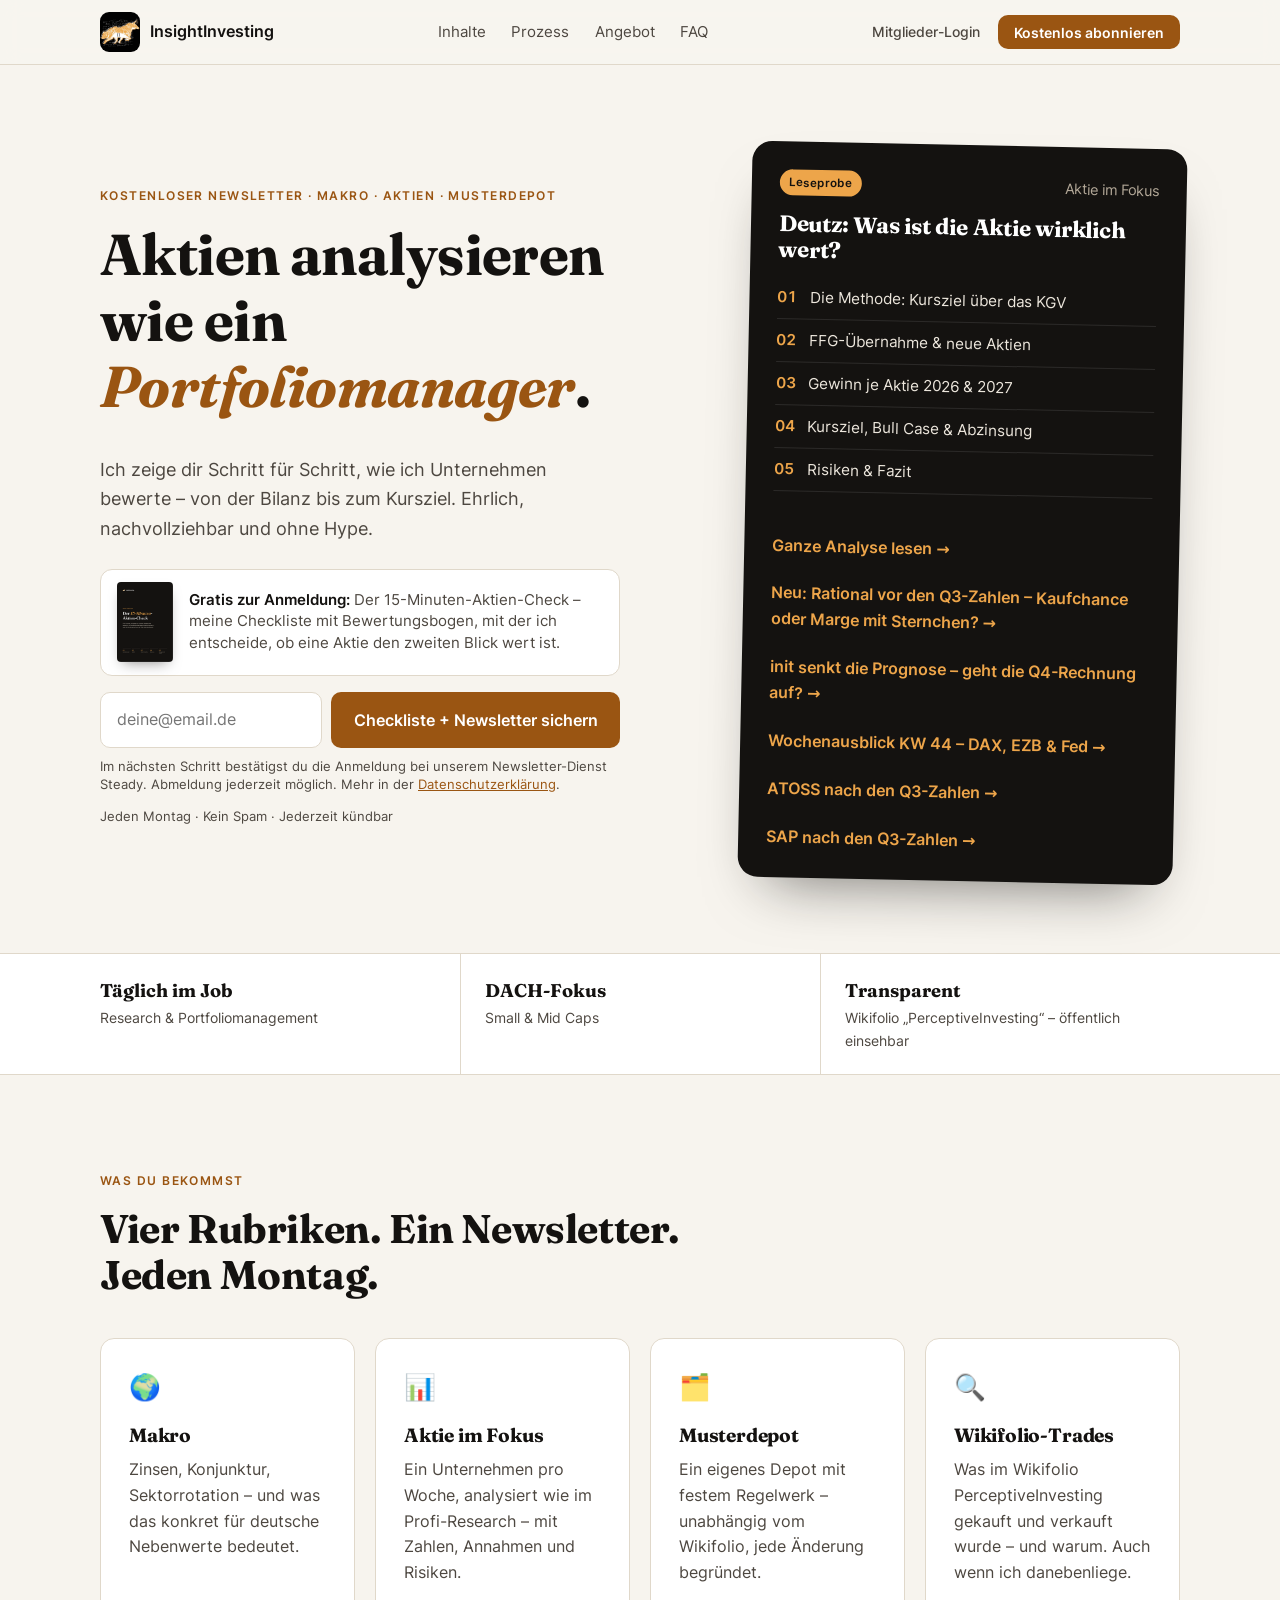
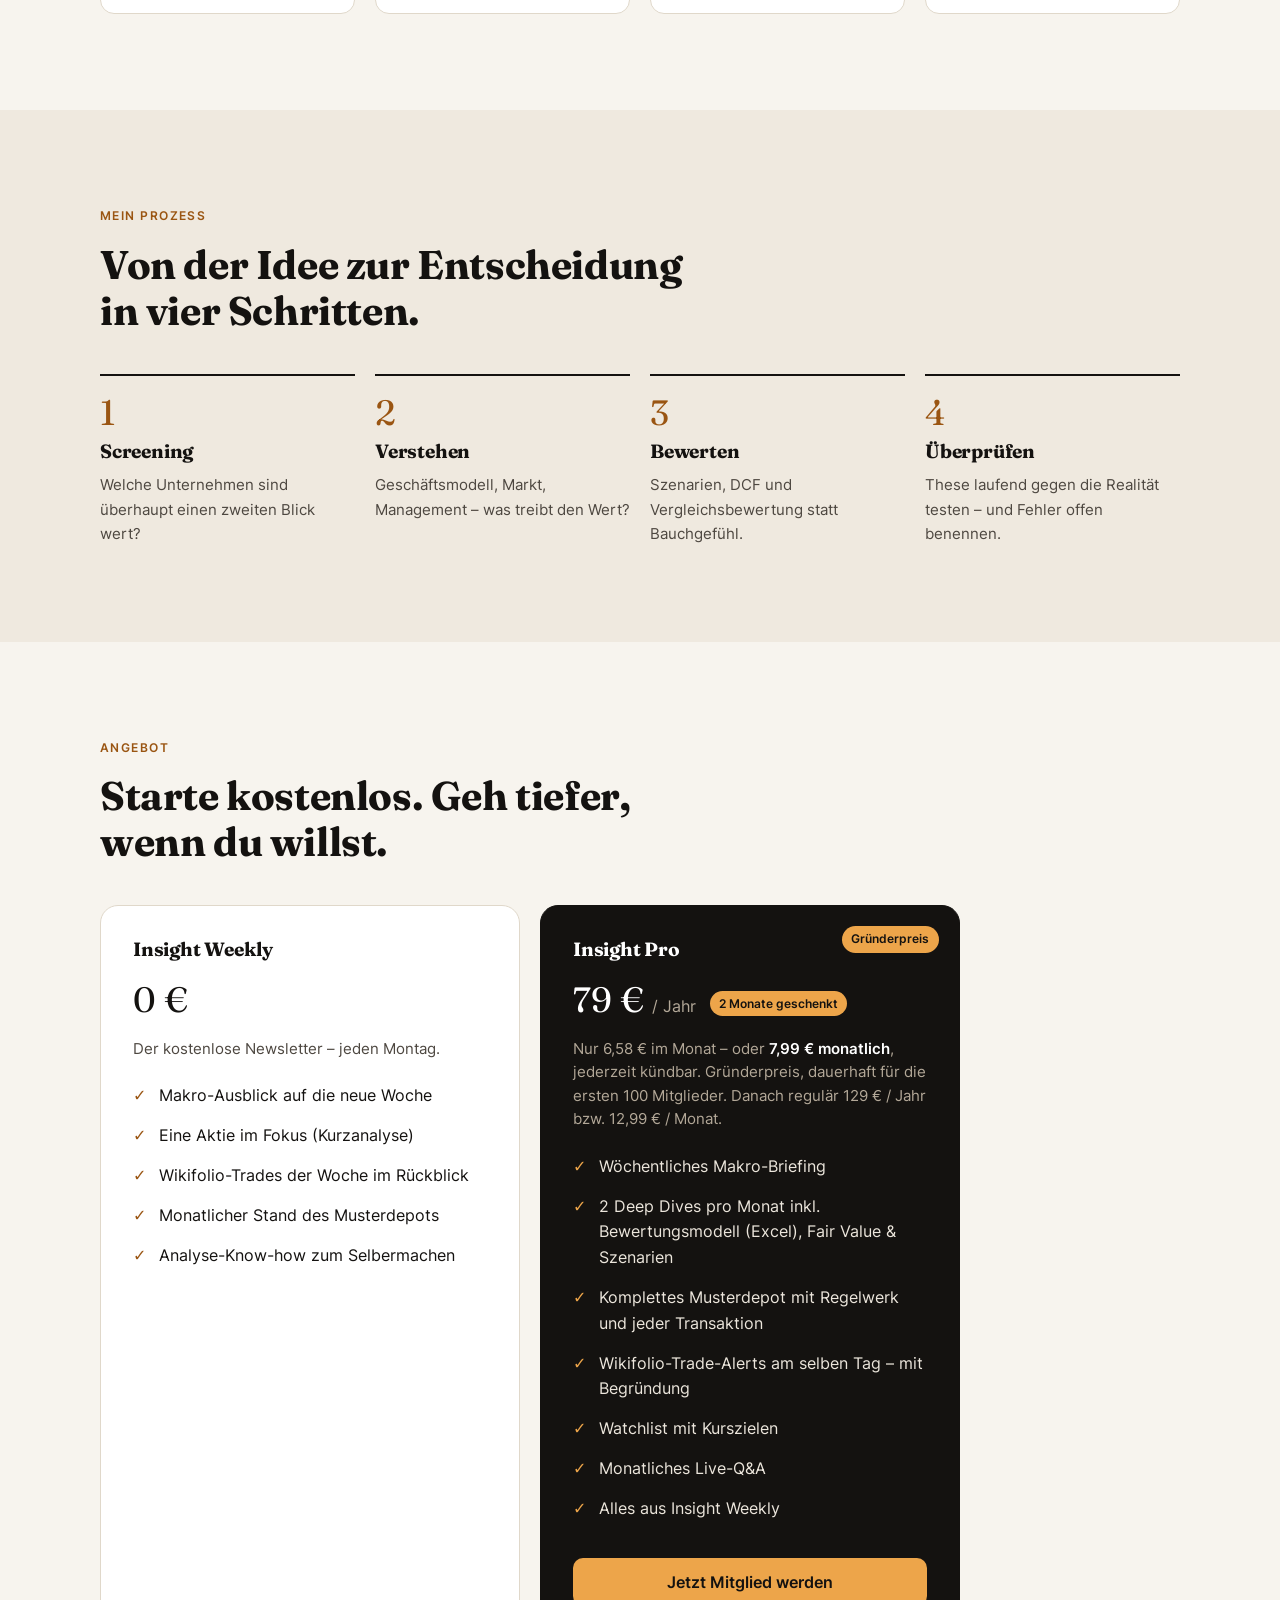
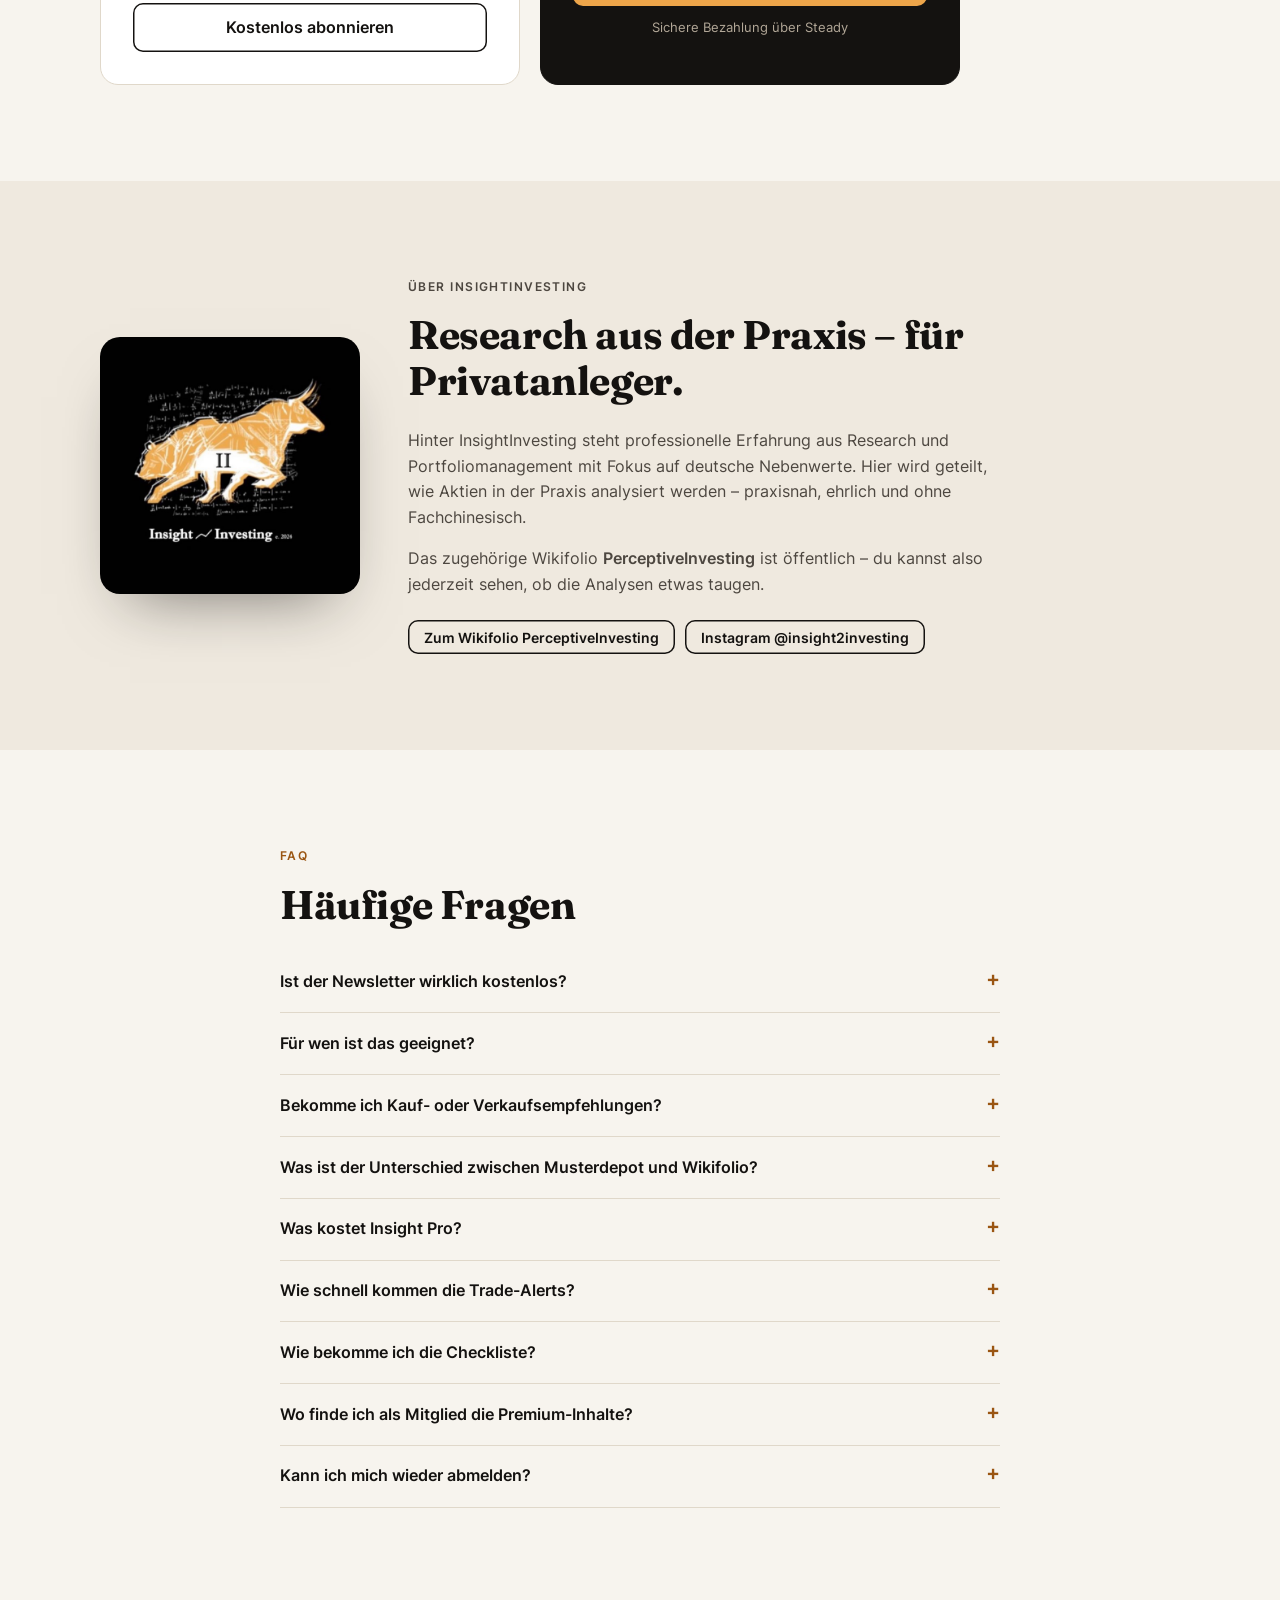
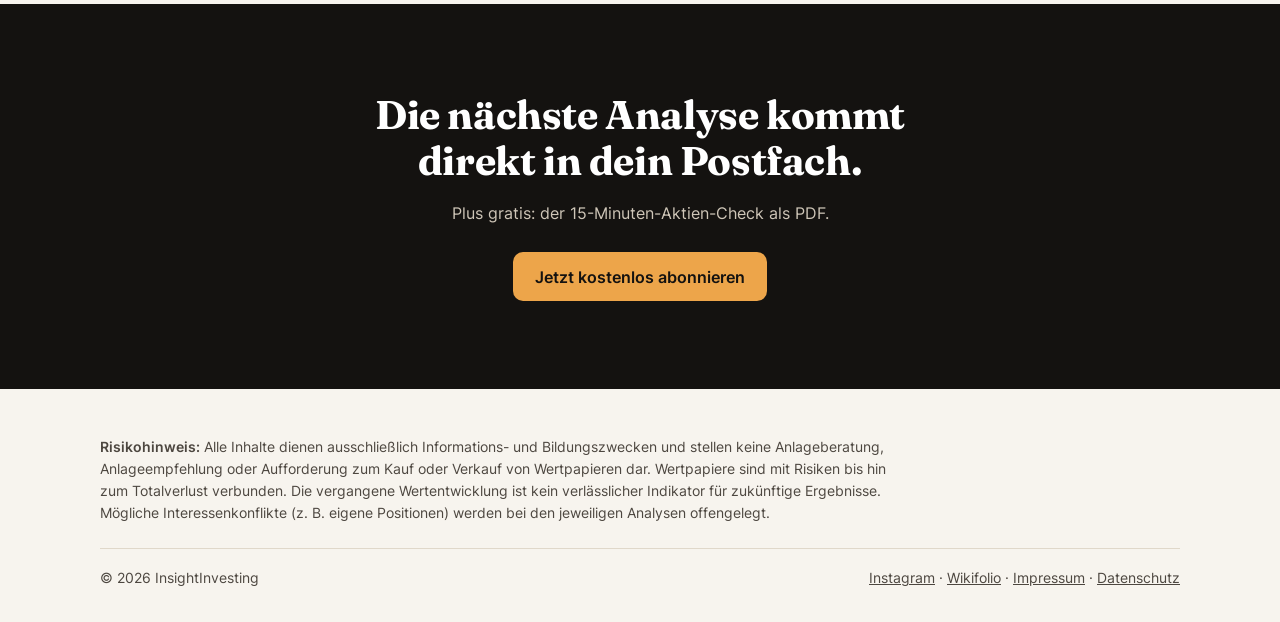
<file: index.html>
<!doctype html>
<html lang="de">
<head>
<meta charset="utf-8">
<meta name="viewport" content="width=device-width, initial-scale=1">
<title>InsightInvesting – Aktienanalysen aus der Praxis</title>
<meta name="description" content="Kostenloser Newsletter mit nachvollziehbaren Aktienanalysen zu deutschen Small & Mid Caps – direkt aus der Praxis eines Portfoliomanagers.">
<meta property="og:title" content="InsightInvesting – Aktienanalysen aus der Praxis">
<meta property="og:description" content="Kostenloser Newsletter: Wie ein Profi Aktien analysiert – Schritt für Schritt.">
<meta property="og:type" content="website">
<meta property="og:image" content="https://www.perceptiveinvesting.com/img/og.jpg">
<meta property="og:url" content="https://www.perceptiveinvesting.com/">
<link rel="canonical" href="https://www.perceptiveinvesting.com/">
<link rel="icon" type="image/png" href="img/favicon.png">
<link rel="stylesheet" href="style.css">
</head>
<body>

<header class="nav">
  <div class="wrap nav-inner">
    <a href="#" class="logo"><img src="img/logo-mark.png" alt="InsightInvesting Logo" class="logo-mark" width="40" height="40"> InsightInvesting</a>
    <nav class="nav-links">
      <a href="#inhalte">Inhalte</a>
      <a href="#prozess">Prozess</a>
      <a href="#preise">Angebot</a>
      <a href="#faq">FAQ</a>
    </nav>
    <div class="nav-actions">
      <!-- Mitglieder-Login: führt zum Login der Steady-Publikation -->
      <a href="https://steady.page/de/log_in?publication=insight2investing" class="nav-login" target="_blank" rel="noopener">Mitglieder-Login</a>
      <a href="#anmelden" class="btn btn-small">Kostenlos abonnieren</a>
    </div>
  </div>
</header>

<main>
  <!-- HERO -->
  <section class="hero" id="anmelden">
    <div class="wrap hero-grid">
      <div>
        <p class="eyebrow">Kostenloser Newsletter · Makro · Aktien · Musterdepot</p>
        <h1>Aktien analysieren <span class="nowrap">wie ein</span> <em>Portfoliomanager</em>.</h1>
        <p class="lead">Ich zeige dir Schritt für Schritt, wie ich Unternehmen bewerte – von der Bilanz bis zum Kursziel. Ehrlich, nachvollziehbar und ohne Hype.</p>

        <!-- LEAD-MAGNET: PDF liegt unter downloads/ und wird über die Willkommensmail von Steady verschickt -->
        <div class="gift">
          <img src="img/checkliste-cover.png" alt="Cover: 15-Minuten-Aktien-Check" width="64" height="90" class="gift-cover">
          <p><strong>Gratis zur Anmeldung:</strong> Der 15-Minuten-Aktien-Check – meine Checkliste mit Bewertungsbogen, mit der ich entscheide, ob eine Aktie den zweiten Blick wert ist.</p>
        </div>

        <!-- NEWSLETTER-FORMULAR: leitet mit vorausgefüllter E-Mail zur Steady-Anmeldung
             (Insight2Investing). Bestätigung + Double-Opt-in erfolgen bei Steady. -->
        <form class="signup" action="https://steady.page/de/insight2investing/newsletter/sign_up" method="get">
          <label class="sr-only" for="email">E-Mail-Adresse</label>
          <input id="email" type="email" name="email" placeholder="deine@email.de" required autocomplete="email">
          <button type="submit" class="btn">Checkliste + Newsletter sichern</button>
          <p class="consent">Im nächsten Schritt bestätigst du die Anmeldung bei unserem Newsletter-Dienst Steady. Abmeldung jederzeit möglich. Mehr in der <a href="datenschutz.html">Datenschutzerklärung</a>.</p>
        </form>
        <p class="micro">Jeden Montag · Kein Spam · Jederzeit kündbar</p>
      </div>

      <aside class="hero-card" aria-label="Leseprobe aus dem Newsletter">
        <div class="card-head">
          <span class="tag">Leseprobe</span>
          <span class="muted">Aktie im Fokus</span>
        </div>
        <h3>Deutz: Was ist die Aktie wirklich wert?</h3>
        <ul class="checklist">
          <li><span>01</span> Die Methode: Kursziel über das KGV</li>
          <li><span>02</span> FFG-Übernahme &amp; neue Aktien</li>
          <li><span>03</span> Gewinn je Aktie 2026 &amp; 2027</li>
          <li><span>04</span> Kursziel, Bull Case &amp; Abzinsung</li>
          <li><span>05</span> Risiken &amp; Fazit</li>
        </ul>
        <a href="leseprobe.html" class="card-link">Ganze Analyse lesen →</a>
        <a href="rational-q3-2026.html" class="card-link">Neu: Rational vor den Q3-Zahlen – Kaufchance oder Marge mit Sternchen? →</a>
        <a href="init-prognose-2026.html" class="card-link">init senkt die Prognose – geht die Q4-Rechnung auf? →</a>
        <a href="wochenausblick-kw44-2026.html" class="card-link">Wochenausblick KW 44 – DAX, EZB &amp; Fed →</a>
        <a href="atoss-q3-2026.html" class="card-link">ATOSS nach den Q3-Zahlen →</a>
        <a href="sap-q3-2026.html" class="card-link">SAP nach den Q3-Zahlen →</a>
      </aside>
    </div>
  </section>

  <!-- PROOF STRIP -->
  <section class="strip">
    <div class="wrap strip-inner">
      <div><strong>Täglich im Job</strong><span>Research &amp; Portfoliomanagement</span></div>
      <div><strong>DACH-Fokus</strong><span>Small &amp; Mid Caps</span></div>
      <div><strong>Transparent</strong><span>Wikifolio „PerceptiveInvesting“ – öffentlich einsehbar</span></div>
    </div>
  </section>

  <!-- WAS DU BEKOMMST -->
  <section class="section" id="inhalte">
    <div class="wrap">
      <p class="eyebrow">Was du bekommst</p>
      <h2>Vier Rubriken. Ein Newsletter. Jeden Montag.</h2>
      <div class="grid-4">
        <article class="feature">
          <div class="icon">🌍</div>
          <h3>Makro</h3>
          <p>Zinsen, Konjunktur, Sektorrotation – und was das konkret für deutsche Nebenwerte bedeutet.</p>
        </article>
        <article class="feature">
          <div class="icon">📊</div>
          <h3>Aktie im Fokus</h3>
          <p>Ein Unternehmen pro Woche, analysiert wie im Profi-Research – mit Zahlen, Annahmen und Risiken.</p>
        </article>
        <article class="feature">
          <div class="icon">🗂️</div>
          <h3>Musterdepot</h3>
          <p>Ein eigenes Depot mit festem Regelwerk – unabhängig vom Wikifolio, jede Änderung begründet.</p>
        </article>
        <article class="feature">
          <div class="icon">🔍</div>
          <h3>Wikifolio-Trades</h3>
          <p>Was im Wikifolio PerceptiveInvesting gekauft und verkauft wurde – und warum. Auch wenn ich danebenliege.</p>
        </article>
      </div>
    </div>
  </section>

  <!-- PROZESS -->
  <section class="section alt" id="prozess">
    <div class="wrap">
      <p class="eyebrow">Mein Prozess</p>
      <h2>Von der Idee zur Entscheidung in vier Schritten.</h2>
      <ol class="steps">
        <li><span class="num">1</span><h3>Screening</h3><p>Welche Unternehmen sind überhaupt einen zweiten Blick wert?</p></li>
        <li><span class="num">2</span><h3>Verstehen</h3><p>Geschäftsmodell, Markt, Management – was treibt den Wert?</p></li>
        <li><span class="num">3</span><h3>Bewerten</h3><p>Szenarien, DCF und Vergleichsbewertung statt Bauchgefühl.</p></li>
        <li><span class="num">4</span><h3>Überprüfen</h3><p>These laufend gegen die Realität testen – und Fehler offen benennen.</p></li>
      </ol>
    </div>
  </section>

  <!-- ANGEBOT / FUNNEL -->
  <section class="section" id="preise">
    <div class="wrap">
      <p class="eyebrow">Angebot</p>
      <h2>Starte kostenlos. Geh tiefer, wenn du willst.</h2>
      <div class="pricing">
        <div class="plan">
          <h3>Insight Weekly</h3>
          <p class="price">0 €</p>
          <p class="plan-sub">Der kostenlose Newsletter – jeden Montag.</p>
          <ul>
            <li>Makro-Ausblick auf die neue Woche</li>
            <li>Eine Aktie im Fokus (Kurzanalyse)</li>
            <li>Wikifolio-Trades der Woche im Rückblick</li>
            <li>Monatlicher Stand des Musterdepots</li>
            <li>Analyse-Know-how zum Selbermachen</li>
          </ul>
          <a href="#anmelden" class="btn btn-outline">Kostenlos abonnieren</a>
        </div>
        <div class="plan plan-featured">
          <span class="badge">Gründerpreis</span>
          <h3>Insight Pro</h3>
          <p class="price">79 € <span class="price-unit">/ Jahr</span> <span class="price-save">2 Monate geschenkt</span></p>
          <p class="plan-sub">Nur 6,58 € im Monat – oder <strong>7,99 € monatlich</strong>, jederzeit kündbar. Gründerpreis, dauerhaft für die ersten 100 Mitglieder. Danach regulär 129 € / Jahr bzw. 12,99 € / Monat.</p>
          <ul>
            <li>Wöchentliches Makro-Briefing</li>
            <li>2 Deep Dives pro Monat inkl. Bewertungsmodell (Excel), Fair Value &amp; Szenarien</li>
            <li>Komplettes Musterdepot mit Regelwerk und jeder Transaktion</li>
            <li>Wikifolio-Trade-Alerts am selben Tag – mit Begründung</li>
            <li>Watchlist mit Kurszielen</li>
            <li>Monatliches Live-Q&amp;A</li>
            <li>Alles aus Insight Weekly</li>
          </ul>
          <a href="https://steady.page/de/plans/c7dfd9db-f340-4fb5-8647-b45d4585ee23" class="btn" target="_blank" rel="noopener">Jetzt Mitglied werden</a>
          <p class="micro">Sichere Bezahlung über Steady</p>
        </div>
      </div>
    </div>
  </section>

  <!-- ÜBER MICH -->
  <section class="section alt">
    <div class="wrap about">
      <img src="img/logo.jpg" alt="InsightInvesting Logo – Bulle und Bär" class="avatar" width="640" height="632">
      <div>
        <p class="eyebrow">Über InsightInvesting</p>
        <h2>Research aus der Praxis – für Privatanleger.</h2>
        <p>Hinter InsightInvesting steht professionelle Erfahrung aus Research und Portfoliomanagement mit Fokus auf deutsche Nebenwerte. Hier wird geteilt, wie Aktien in der Praxis analysiert werden – praxisnah, ehrlich und ohne Fachchinesisch.</p>
        <p>Das zugehörige Wikifolio <strong>PerceptiveInvesting</strong> ist öffentlich – du kannst also jederzeit sehen, ob die Analysen etwas taugen.</p>
        <div class="links">
          <!-- Wikifolio PerceptiveInvesting -->
          <a href="https://www.wikifolio.com/de/de/w/wfinsighti" target="_blank" rel="noopener" class="btn btn-outline btn-small">Zum Wikifolio PerceptiveInvesting</a>
          <a href="https://www.instagram.com/insight2investing/" target="_blank" rel="noopener" class="btn btn-outline btn-small">Instagram @insight2investing</a>
        </div>
      </div>
    </div>
  </section>

  <!-- FAQ -->
  <section class="section" id="faq">
    <div class="wrap narrow">
      <p class="eyebrow">FAQ</p>
      <h2>Häufige Fragen</h2>
      <details>
        <summary>Ist der Newsletter wirklich kostenlos?</summary>
        <p>Ja. Insight Weekly bleibt kostenlos. Wer tiefer einsteigen will, kann später optional Insight Pro buchen.</p>
      </details>
      <details>
        <summary>Für wen ist das geeignet?</summary>
        <p>Für alle, die verstehen wollen, wie Aktienbewertung in der Praxis funktioniert – Grundkenntnisse helfen, sind aber keine Voraussetzung.</p>
      </details>
      <details>
        <summary>Bekomme ich Kauf- oder Verkaufsempfehlungen?</summary>
        <p>Nein. Die Inhalte dienen der Information und Bildung und sind keine Anlageberatung. Jede Anlageentscheidung triffst du selbst.</p>
      </details>
      <details>
        <summary>Was ist der Unterschied zwischen Musterdepot und Wikifolio?</summary>
        <p>Das Wikifolio PerceptiveInvesting ist öffentlich auf wikifolio.com handelbar und wird aktiver gemanagt. Das Musterdepot ist davon unabhängig, folgt einem festen, langfristigen Regelwerk und dient vor allem dazu, Entscheidungen nachvollziehbar zu machen.</p>
      </details>
      <details>
        <summary>Was kostet Insight Pro?</summary>
        <p>Zum Start gilt der Gründerpreis von 79 € pro Jahr (2 Monate geschenkt) oder 7,99 € pro Monat – dauerhaft für die ersten 100 Mitglieder. Danach kostet Insight Pro regulär 129 € pro Jahr bzw. 12,99 € pro Monat. Das Monatsabo ist monatlich kündbar.</p>
      </details>
      <details>
        <summary>Wie schnell kommen die Trade-Alerts?</summary>
        <p>Am selben Tag – immer erst nach Ausführung im Wikifolio, mit Zeitstempel und Begründung. So bleibt jeder Trade transparent und überprüfbar.</p>
      </details>
      <details>
        <summary>Wie bekomme ich die Checkliste?</summary>
        <p>Direkt nach der Bestätigung deiner Anmeldung – der Download-Link steht in der Willkommens-E-Mail.</p>
      </details>
      <details>
        <summary>Wo finde ich als Mitglied die Premium-Inhalte?</summary>
        <p>Alle Inhalte für Mitglieder liegen in deinem Bereich bei Steady. Oben rechts auf „Mitglieder-Login“ klicken und mit deiner E-Mail-Adresse anmelden.</p>
      </details>
      <details>
        <summary>Kann ich mich wieder abmelden?</summary>
        <p>Jederzeit mit einem Klick – der Abmeldelink steht in jeder E-Mail.</p>
      </details>
    </div>
  </section>

  <!-- FINAL CTA -->
  <section class="cta">
    <div class="wrap narrow center">
      <h2>Die nächste Analyse kommt direkt in dein Postfach.</h2>
      <p class="cta-sub">Plus gratis: der 15-Minuten-Aktien-Check als PDF.</p>
      <a href="#anmelden" class="btn btn-light">Jetzt kostenlos abonnieren</a>
    </div>
  </section>
</main>

<footer class="footer">
  <div class="wrap">
    <p class="disclaimer"><strong>Risikohinweis:</strong> Alle Inhalte dienen ausschließlich Informations- und Bildungszwecken und stellen keine Anlageberatung, Anlageempfehlung oder Aufforderung zum Kauf oder Verkauf von Wertpapieren dar. Wertpapiere sind mit Risiken bis hin zum Totalverlust verbunden. Die vergangene Wertentwicklung ist kein verlässlicher Indikator für zukünftige Ergebnisse. Mögliche Interessenkonflikte (z.&nbsp;B. eigene Positionen) werden bei den jeweiligen Analysen offengelegt.</p>
    <div class="footer-bottom">
      <span>© <span data-year></span> InsightInvesting</span>
      <span><a href="https://www.instagram.com/insight2investing/" target="_blank" rel="noopener">Instagram</a> · <a href="https://www.wikifolio.com/de/de/w/wfinsighti" target="_blank" rel="noopener">Wikifolio</a> · <a href="impressum.html">Impressum</a> · <a href="datenschutz.html">Datenschutz</a></span>
    </div>
  </div>
</footer>

<script>
  document.querySelector('[data-year]').textContent = new Date().getFullYear();
</script>
</body>
</html>
</file>
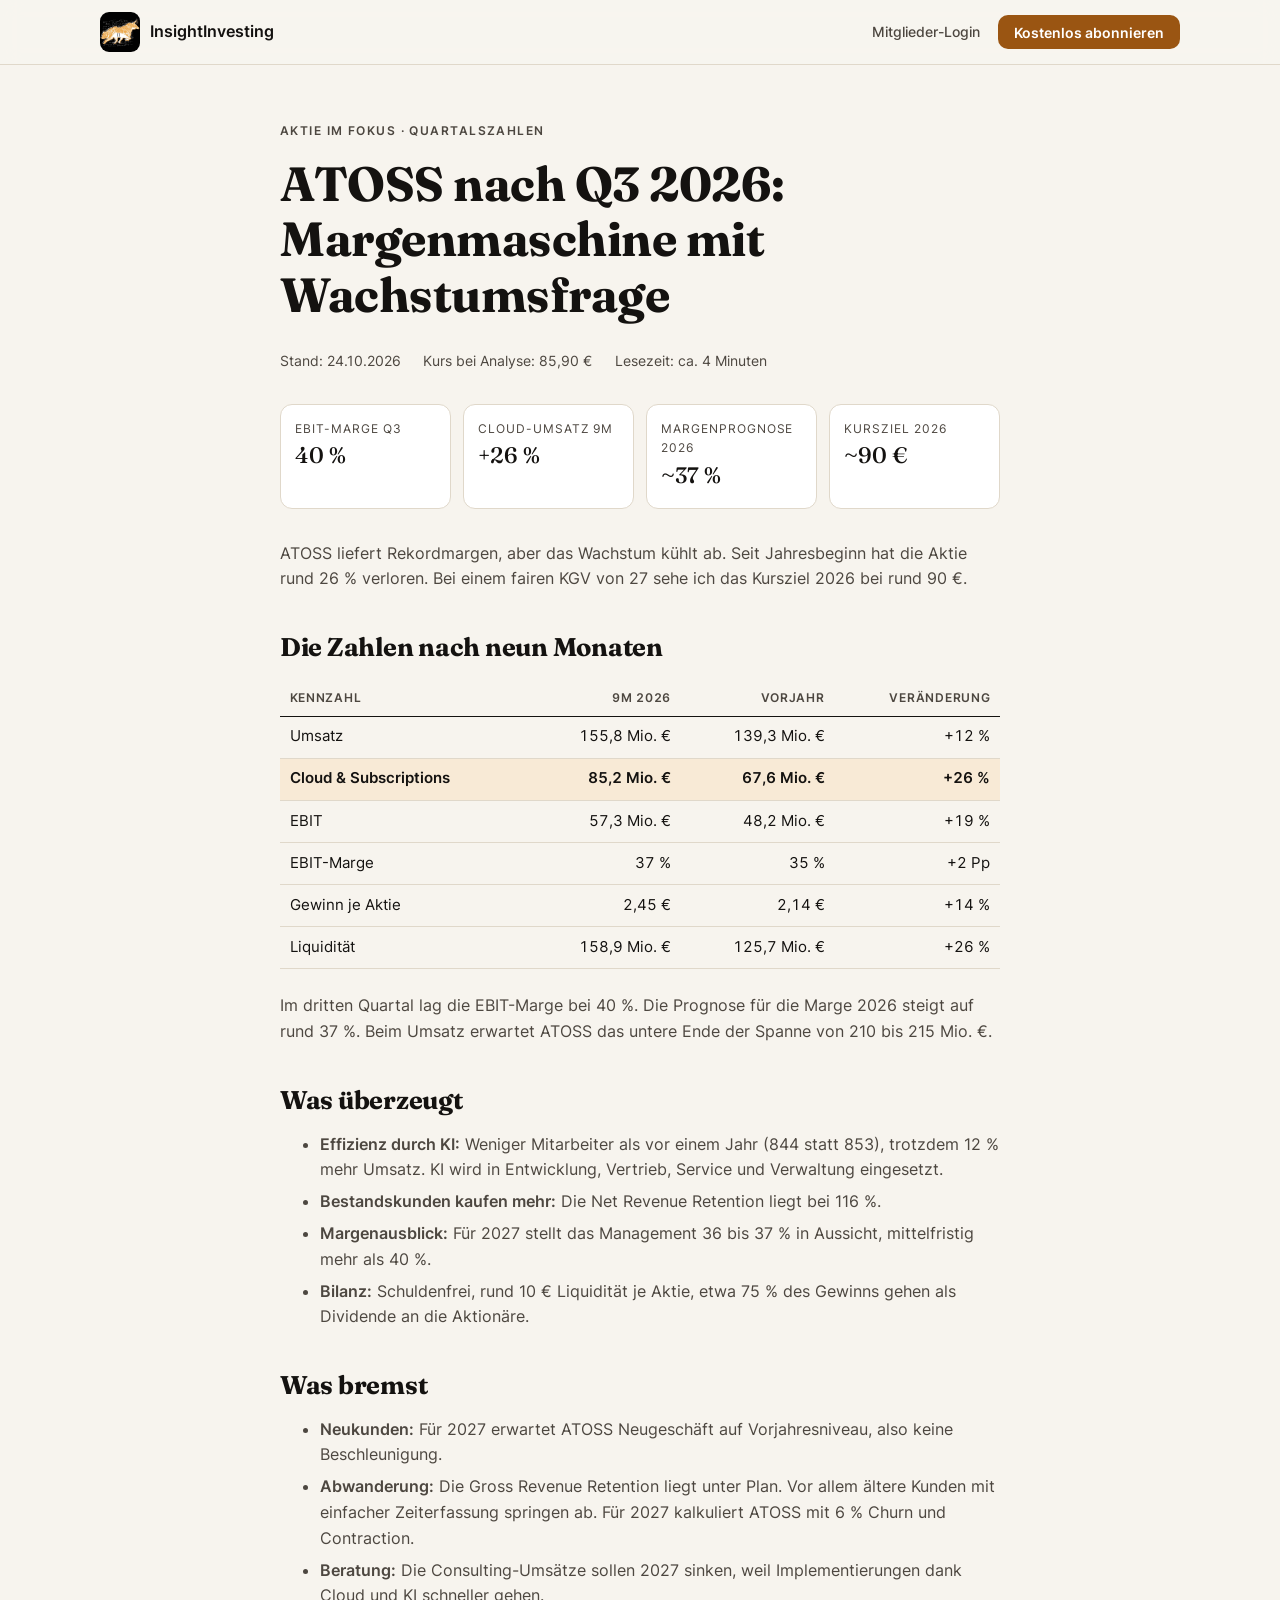
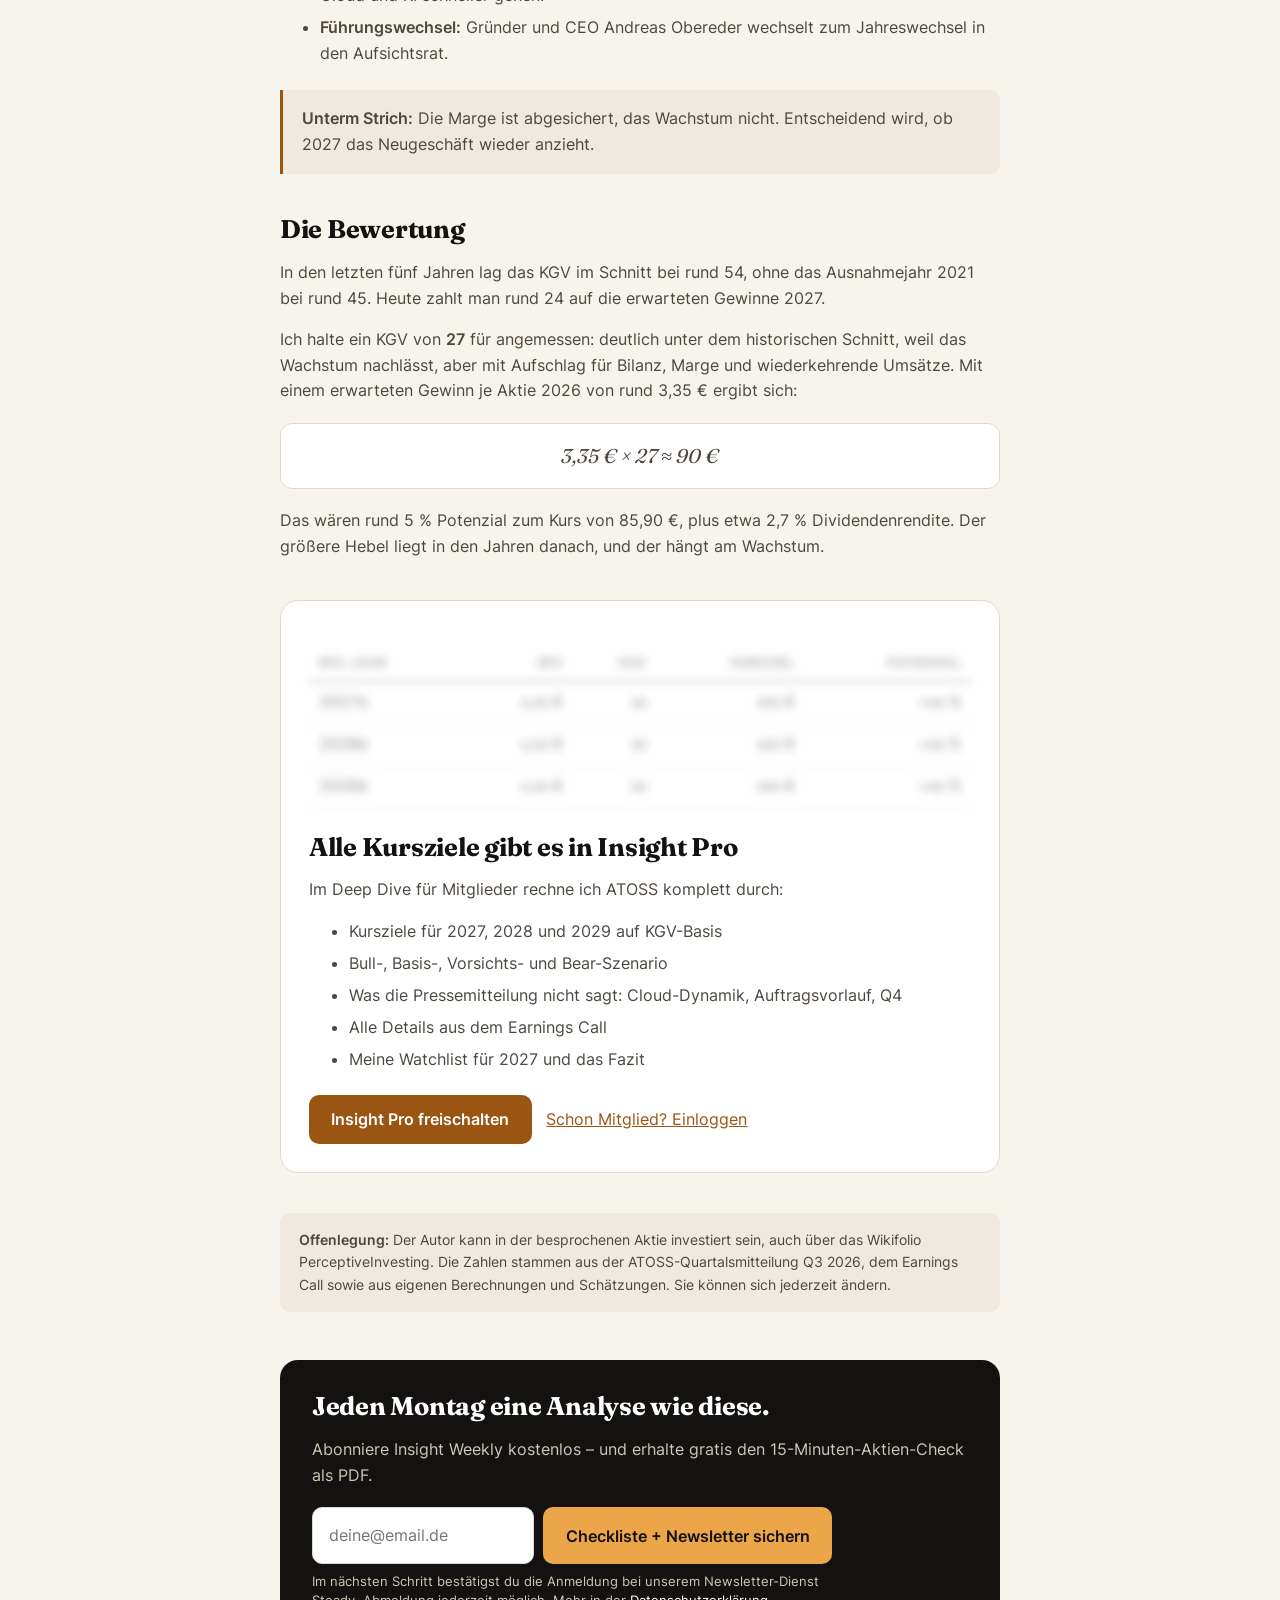
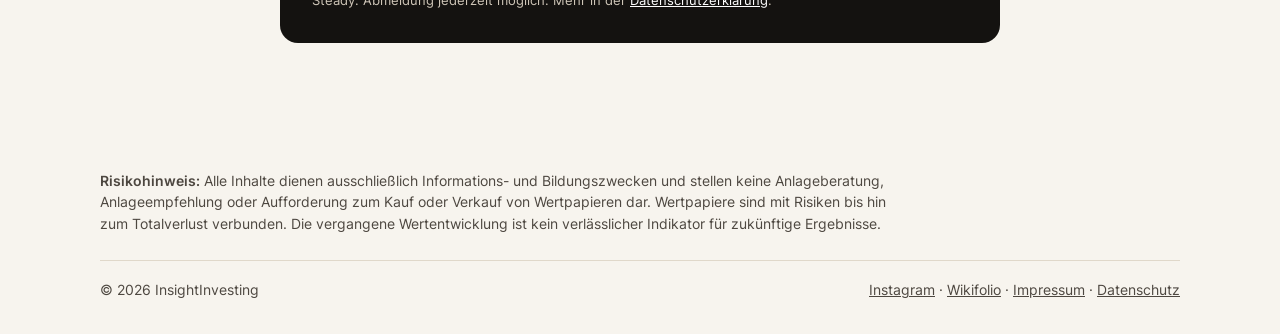
<file: atoss-q3-2026.html>
<!doctype html>
<html lang="de">
<head>
<meta charset="utf-8">
<meta name="viewport" content="width=device-width, initial-scale=1">
<title>ATOSS Aktie nach Q3 2026: Analyse &amp; Kursziel – InsightInvesting</title>
<meta name="description" content="ATOSS liefert im dritten Quartal 2026 eine EBIT-Marge von 40 %. Warum die Aktie trotzdem gefallen ist, welche Risiken der Earnings Call zeigt und was ein faires KGV ergibt.">
<meta property="og:title" content="ATOSS nach Q3 2026: Margenmaschine mit Wachstumsfrage">
<meta property="og:description" content="40 % EBIT-Marge, Margenprognose angehoben – aber das Wachstum kühlt ab. Kursziel 2026 auf KGV-Basis.">
<meta property="og:type" content="article">
<meta property="og:image" content="https://www.perceptiveinvesting.com/img/og.jpg">
<meta property="og:url" content="https://www.perceptiveinvesting.com/atoss-q3-2026.html">
<link rel="canonical" href="https://www.perceptiveinvesting.com/atoss-q3-2026.html">
<link rel="icon" type="image/png" href="img/favicon.png">
<link rel="stylesheet" href="style.css">
<script type="application/ld+json">
{
  "@context": "https://schema.org",
  "@type": "Article",
  "headline": "ATOSS nach Q3 2026: Margenmaschine mit Wachstumsfrage",
  "description": "ATOSS liefert im dritten Quartal 2026 eine EBIT-Marge von 40 %. Warum die Aktie trotzdem gefallen ist, welche Risiken der Earnings Call zeigt und was ein faires KGV ergibt.",
  "datePublished": "2026-10-24",
  "dateModified": "2026-10-24",
  "inLanguage": "de",
  "image": "https://www.perceptiveinvesting.com/img/og.jpg",
  "mainEntityOfPage": "https://www.perceptiveinvesting.com/atoss-q3-2026.html",
  "author": {
    "@type": "Organization",
    "name": "InsightInvesting",
    "url": "https://www.perceptiveinvesting.com/"
  },
  "publisher": {
    "@type": "Organization",
    "name": "InsightInvesting",
    "logo": {
      "@type": "ImageObject",
      "url": "https://www.perceptiveinvesting.com/img/logo.jpg"
    }
  }
}
</script>
<style>
  .article { padding: 56px 0 80px; }
  .article h1 { font-size: clamp(2rem, 4.5vw, 3rem); }
  .article h2 { font-size: 1.6rem; max-width: none; margin-top: 2.6rem; }
  .article p, .article li { color: var(--ink-soft); }
  .article li { margin-bottom: .4rem; }
  .meta { display: flex; flex-wrap: wrap; gap: .5rem 1.4rem; font-size: .85rem; color: var(--ink-soft); margin-bottom: 2rem; }
  .facts { display: grid; grid-template-columns: repeat(4, 1fr); gap: 12px; margin: 1.5rem 0 2rem; }
  .facts div { background: var(--card); border: 1px solid var(--line); border-radius: 12px; padding: 14px; }
  .facts span { display: block; font-size: .75rem; text-transform: uppercase; letter-spacing: .08em; color: var(--ink-soft); }
  .facts strong { font-family: "Fraunces", serif; font-size: 1.4rem; font-weight: 500; }
  .table-wrap { overflow-x: auto; margin: 1rem 0 1.5rem; }
  table { width: 100%; border-collapse: collapse; font-size: .92rem; min-width: 520px; }
  th, td { text-align: right; padding: .55rem .6rem; border-bottom: 1px solid var(--line); }
  th:first-child, td:first-child { text-align: left; }
  th { font-size: .75rem; text-transform: uppercase; letter-spacing: .06em; color: var(--ink-soft); border-bottom: 1.5px solid var(--ink); }
  tr.hl td { background: #f8ead6; font-weight: 600; color: var(--ink); }
  .formula { font-family: "Fraunces", serif; font-style: italic; font-size: 1.25rem; text-align: center; padding: 1rem; margin: 1.2rem 0; background: var(--card); border: 1px solid var(--line); border-radius: 12px; color: var(--ink); }
  .calc { font-variant-numeric: tabular-nums; }
  .box { background: var(--bg-alt); border-left: 3px solid var(--accent); border-radius: 0 10px 10px 0; padding: 1rem 1.2rem; margin: 1.5rem 0; }
  .box p { margin: 0; }
  .disclosure { background: var(--bg-alt); border-radius: 10px; padding: 1rem 1.2rem; font-size: .88rem; margin-top: 2.5rem; }
  .disclosure p { margin: 0; }
  .end-cta { background: var(--ink); color: #ece6dc; border-radius: 18px; padding: 32px; margin-top: 3rem; }
  .end-cta h2 { color: #fff; margin-top: 0; }
  .end-cta p { color: #cfc6b8; }
  .paywall { position: relative; background: var(--card); border: 1px solid var(--line); border-radius: 18px; padding: 28px; margin: 2.5rem 0 0; overflow: hidden; }
  .paywall .locked { filter: blur(5px); user-select: none; pointer-events: none; opacity: .55; margin-bottom: 1.4rem; }
  .paywall h2 { margin-top: 0; }
  .paywall ul { margin-bottom: 1.4rem; }
  .paywall .btn { margin-right: .6rem; }
  @media (max-width: 700px) { .facts { grid-template-columns: 1fr 1fr; } }
</style>
</head>
<body>

<header class="nav">
  <div class="wrap nav-inner">
    <a href="index.html" class="logo"><img src="img/logo-mark.png" alt="InsightInvesting Logo" class="logo-mark" width="40" height="40"> InsightInvesting</a>
    <div class="nav-actions">
      <a href="https://steady.page/de/log_in?publication=insight2investing" class="nav-login" target="_blank" rel="noopener">Mitglieder-Login</a>
      <a href="index.html#anmelden" class="btn btn-small">Kostenlos abonnieren</a>
    </div>
  </div>
</header>

<main class="article">
  <div class="wrap narrow">
    <p class="eyebrow">Aktie im Fokus · Quartalszahlen</p>
    <h1>ATOSS nach Q3 2026: Margenmaschine mit Wachstumsfrage</h1>
    <div class="meta">
      <span>Stand: 24.10.2026</span>
      <span>Kurs bei Analyse: 85,90 €</span>
      <span>Lesezeit: ca. 4 Minuten</span>
    </div>

    <div class="facts">
      <div><span>EBIT-Marge Q3</span><strong>40 %</strong></div>
      <div><span>Cloud-Umsatz 9M</span><strong>+26 %</strong></div>
      <div><span>Margenprognose 2026</span><strong>~37 %</strong></div>
      <div><span>Kursziel 2026</span><strong>~90 €</strong></div>
    </div>

    <p>ATOSS liefert Rekordmargen, aber das Wachstum kühlt ab. Seit Jahresbeginn hat die Aktie rund 26 % verloren. Bei einem fairen KGV von 27 sehe ich das Kursziel 2026 bei rund 90&nbsp;€.</p>

    <h2>Die Zahlen nach neun Monaten</h2>
    <div class="table-wrap">
      <table class="calc">
        <thead><tr><th>Kennzahl</th><th>9M 2026</th><th>Vorjahr</th><th>Veränderung</th></tr></thead>
        <tbody>
          <tr><td>Umsatz</td><td>155,8 Mio. €</td><td>139,3 Mio. €</td><td>+12 %</td></tr>
          <tr class="hl"><td>Cloud &amp; Subscriptions</td><td>85,2 Mio. €</td><td>67,6 Mio. €</td><td>+26 %</td></tr>
          <tr><td>EBIT</td><td>57,3 Mio. €</td><td>48,2 Mio. €</td><td>+19 %</td></tr>
          <tr><td>EBIT-Marge</td><td>37 %</td><td>35 %</td><td>+2 Pp</td></tr>
          <tr><td>Gewinn je Aktie</td><td>2,45 €</td><td>2,14 €</td><td>+14 %</td></tr>
          <tr><td>Liquidität</td><td>158,9 Mio. €</td><td>125,7 Mio. €</td><td>+26 %</td></tr>
        </tbody>
      </table>
    </div>
    <p>Im dritten Quartal lag die EBIT-Marge bei 40&nbsp;%. Die Prognose für die Marge 2026 steigt auf rund 37&nbsp;%. Beim Umsatz erwartet ATOSS das untere Ende der Spanne von 210 bis 215&nbsp;Mio.&nbsp;€.</p>

    <h2>Was überzeugt</h2>
    <ul>
      <li><strong>Effizienz durch KI:</strong> Weniger Mitarbeiter als vor einem Jahr (844 statt 853), trotzdem 12&nbsp;% mehr Umsatz. KI wird in Entwicklung, Vertrieb, Service und Verwaltung eingesetzt.</li>
      <li><strong>Bestandskunden kaufen mehr:</strong> Die Net Revenue Retention liegt bei 116&nbsp;%.</li>
      <li><strong>Margenausblick:</strong> Für 2027 stellt das Management 36 bis 37&nbsp;% in Aussicht, mittelfristig mehr als 40&nbsp;%.</li>
      <li><strong>Bilanz:</strong> Schuldenfrei, rund 10&nbsp;€ Liquidität je Aktie, etwa 75&nbsp;% des Gewinns gehen als Dividende an die Aktionäre.</li>
    </ul>

    <h2>Was bremst</h2>
    <ul>
      <li><strong>Neukunden:</strong> Für 2027 erwartet ATOSS Neugeschäft auf Vorjahresniveau, also keine Beschleunigung.</li>
      <li><strong>Abwanderung:</strong> Die Gross Revenue Retention liegt unter Plan. Vor allem ältere Kunden mit einfacher Zeiterfassung springen ab. Für 2027 kalkuliert ATOSS mit 6&nbsp;% Churn und Contraction.</li>
      <li><strong>Beratung:</strong> Die Consulting-Umsätze sollen 2027 sinken, weil Implementierungen dank Cloud und KI schneller gehen.</li>
      <li><strong>Führungswechsel:</strong> Gründer und CEO Andreas Obereder wechselt zum Jahreswechsel in den Aufsichtsrat.</li>
    </ul>
    <div class="box"><p><strong>Unterm Strich:</strong> Die Marge ist abgesichert, das Wachstum nicht. Entscheidend wird, ob 2027 das Neugeschäft wieder anzieht.</p></div>

    <h2>Die Bewertung</h2>
    <p>In den letzten fünf Jahren lag das KGV im Schnitt bei rund 54, ohne das Ausnahmejahr 2021 bei rund 45. Heute zahlt man rund 24 auf die erwarteten Gewinne 2027.</p>
    <p>Ich halte ein KGV von <strong>27</strong> für angemessen: deutlich unter dem historischen Schnitt, weil das Wachstum nachlässt, aber mit Aufschlag für Bilanz, Marge und wiederkehrende Umsätze. Mit einem erwarteten Gewinn je Aktie 2026 von rund 3,35&nbsp;€ ergibt sich:</p>
    <p class="formula">3,35 € × 27 ≈ 90 €</p>
    <p>Das wären rund 5&nbsp;% Potenzial zum Kurs von 85,90&nbsp;€, plus etwa 2,7&nbsp;% Dividendenrendite. Der größere Hebel liegt in den Jahren danach, und der hängt am Wachstum.</p>

    <div class="paywall">
      <div class="locked" aria-hidden="true">
        <div class="table-wrap">
          <table class="calc">
            <thead><tr><th>EPS-Jahr</th><th>EPS</th><th>KGV</th><th>Kursziel</th><th>Potenzial</th></tr></thead>
            <tbody>
              <tr><td>2027e</td><td>x,xx €</td><td>xx</td><td>xxx €</td><td>+xx %</td></tr>
              <tr><td>2028e</td><td>x,xx €</td><td>xx</td><td>xxx €</td><td>+xx %</td></tr>
              <tr><td>2029e</td><td>x,xx €</td><td>xx</td><td>xxx €</td><td>+xx %</td></tr>
            </tbody>
          </table>
        </div>
      </div>
      <h2>Alle Kursziele gibt es in Insight Pro</h2>
      <p>Im Deep Dive für Mitglieder rechne ich ATOSS komplett durch:</p>
      <ul>
        <li>Kursziele für 2027, 2028 und 2029 auf KGV-Basis</li>
        <li>Bull-, Basis-, Vorsichts- und Bear-Szenario</li>
        <li>Was die Pressemitteilung nicht sagt: Cloud-Dynamik, Auftragsvorlauf, Q4</li>
        <li>Alle Details aus dem Earnings Call</li>
        <li>Meine Watchlist für 2027 und das Fazit</li>
      </ul>
      <a href="https://steady.page/de/plans/c7dfd9db-f340-4fb5-8647-b45d4585ee23" class="btn" target="_blank" rel="noopener">Insight Pro freischalten</a>
      <a href="https://steady.page/de/log_in?publication=insight2investing" target="_blank" rel="noopener">Schon Mitglied? Einloggen</a>
    </div>

    <div class="disclosure">
      <p><strong>Offenlegung:</strong> Der Autor kann in der besprochenen Aktie investiert sein, auch über das Wikifolio PerceptiveInvesting. Die Zahlen stammen aus der ATOSS-Quartalsmitteilung Q3 2026, dem Earnings Call sowie aus eigenen Berechnungen und Schätzungen. Sie können sich jederzeit ändern.</p>
    </div>

    <div class="end-cta">
      <h2>Jeden Montag eine Analyse wie diese.</h2>
      <p>Abonniere Insight Weekly kostenlos – und erhalte gratis den 15-Minuten-Aktien-Check als PDF.</p>
      <form class="signup" action="https://steady.page/de/insight2investing/newsletter/sign_up" method="get">
        <label class="sr-only" for="email-end">E-Mail-Adresse</label>
        <input id="email-end" type="email" name="email" placeholder="deine@email.de" required autocomplete="email">
        <button type="submit" class="btn btn-light">Checkliste + Newsletter sichern</button>
        <p class="consent">Im nächsten Schritt bestätigst du die Anmeldung bei unserem Newsletter-Dienst Steady. Abmeldung jederzeit möglich. Mehr in der <a href="datenschutz.html">Datenschutzerklärung</a>.</p>
      </form>
    </div>
  </div>
</main>

<footer class="footer">
  <div class="wrap">
    <p class="disclaimer"><strong>Risikohinweis:</strong> Alle Inhalte dienen ausschließlich Informations- und Bildungszwecken und stellen keine Anlageberatung, Anlageempfehlung oder Aufforderung zum Kauf oder Verkauf von Wertpapieren dar. Wertpapiere sind mit Risiken bis hin zum Totalverlust verbunden. Die vergangene Wertentwicklung ist kein verlässlicher Indikator für zukünftige Ergebnisse.</p>
    <div class="footer-bottom">
      <span>© <span data-year></span> InsightInvesting</span>
      <span><a href="https://www.instagram.com/insight2investing/" target="_blank" rel="noopener">Instagram</a> · <a href="https://www.wikifolio.com/de/de/w/wfinsighti" target="_blank" rel="noopener">Wikifolio</a> · <a href="impressum.html">Impressum</a> · <a href="datenschutz.html">Datenschutz</a></span>
    </div>
  </div>
</footer>
<script>document.querySelector('[data-year]').textContent = new Date().getFullYear();</script>
</body>
</html>
</file>
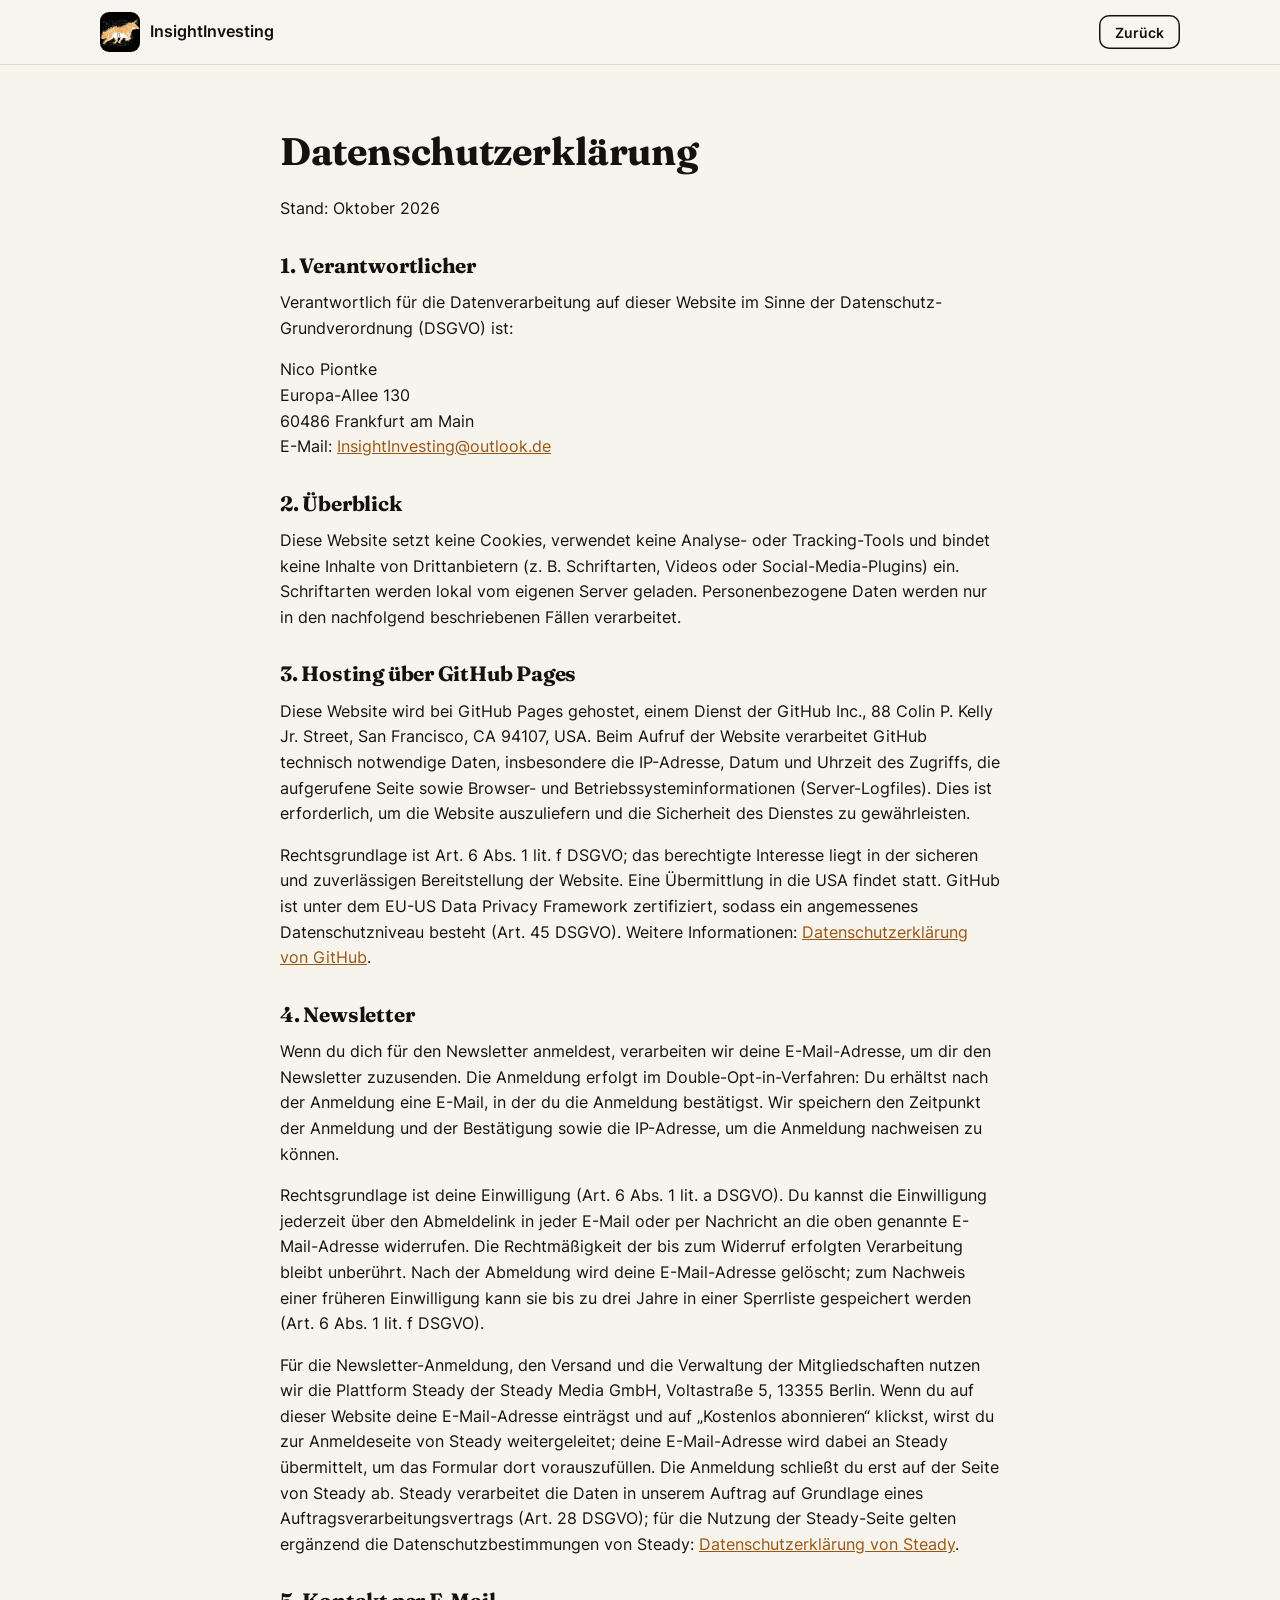
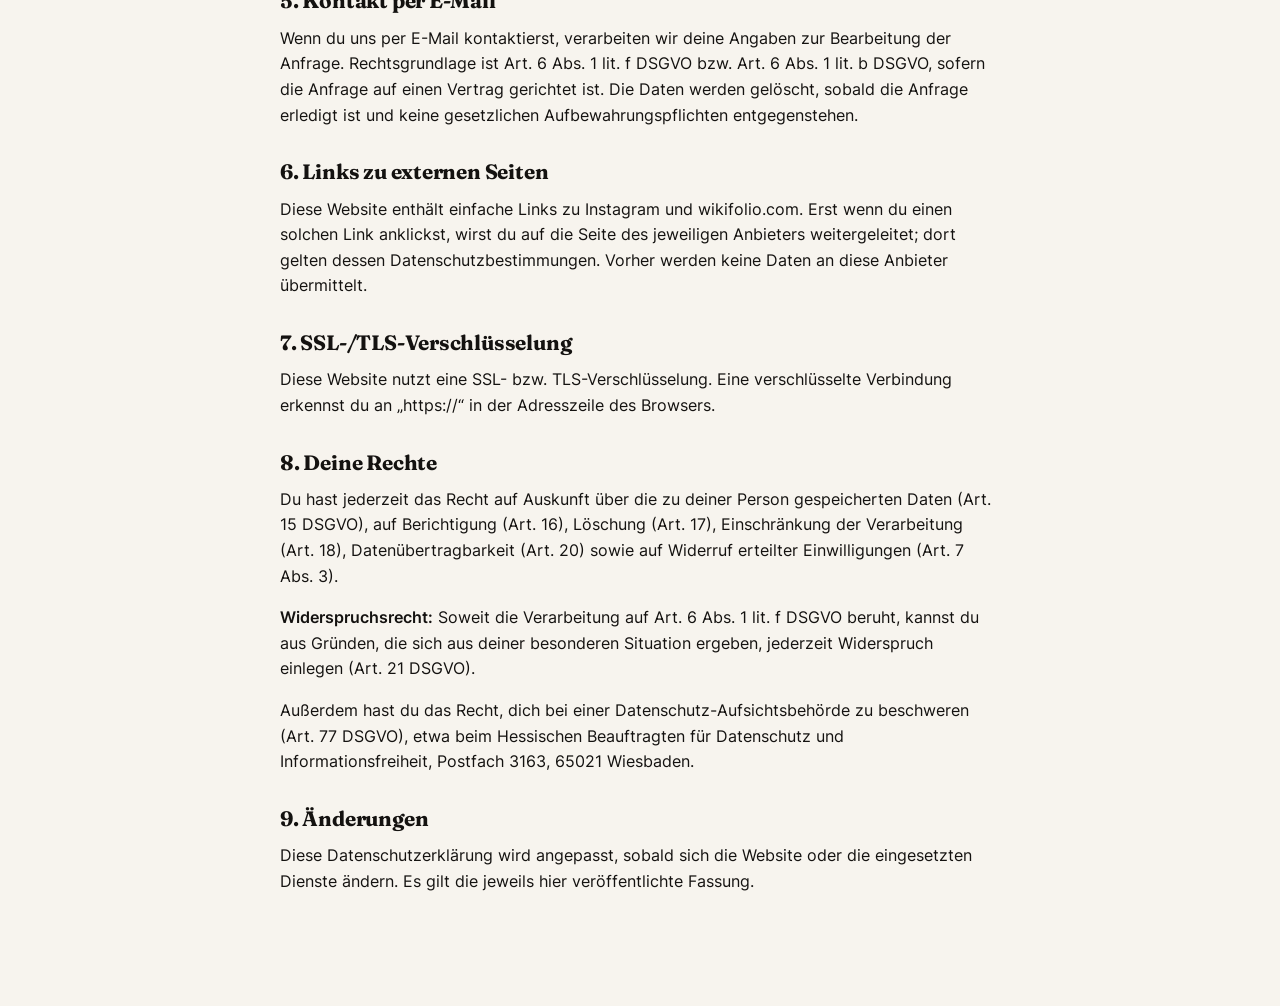
<file: datenschutz.html>
<!doctype html>
<html lang="de">
<head>
<meta charset="utf-8">
<meta name="viewport" content="width=device-width, initial-scale=1">
<meta name="robots" content="noindex">
<title>Datenschutz – InsightInvesting</title>
<link rel="icon" type="image/png" href="img/favicon.png">
<link rel="stylesheet" href="style.css">
</head>
<body>
<header class="nav"><div class="wrap nav-inner"><a href="index.html" class="logo"><img src="img/logo-mark.png" alt="" class="logo-mark" width="40" height="40"> InsightInvesting</a><a href="index.html" class="btn btn-small btn-outline">Zurück</a></div></header>
<main class="legal"><div class="wrap narrow">
  <h1>Datenschutzerklärung</h1>
  <p>Stand: Oktober 2026</p>

  <h2>1. Verantwortlicher</h2>
  <p>Verantwortlich für die Datenverarbeitung auf dieser Website im Sinne der Datenschutz-Grundverordnung (DSGVO) ist:</p>
  <p>Nico Piontke<br>Europa-Allee 130<br>60486 Frankfurt am Main<br>E-Mail: <a href="mailto:InsightInvesting@outlook.de">InsightInvesting@outlook.de</a></p>

  <h2>2. Überblick</h2>
  <p>Diese Website setzt keine Cookies, verwendet keine Analyse- oder Tracking-Tools und bindet keine Inhalte von Drittanbietern (z.&nbsp;B. Schriftarten, Videos oder Social-Media-Plugins) ein. Schriftarten werden lokal vom eigenen Server geladen. Personenbezogene Daten werden nur in den nachfolgend beschriebenen Fällen verarbeitet.</p>

  <h2>3. Hosting über GitHub Pages</h2>
  <p>Diese Website wird bei GitHub Pages gehostet, einem Dienst der GitHub Inc., 88 Colin P. Kelly Jr. Street, San Francisco, CA 94107, USA. Beim Aufruf der Website verarbeitet GitHub technisch notwendige Daten, insbesondere die IP-Adresse, Datum und Uhrzeit des Zugriffs, die aufgerufene Seite sowie Browser- und Betriebssysteminformationen (Server-Logfiles). Dies ist erforderlich, um die Website auszuliefern und die Sicherheit des Dienstes zu gewährleisten.</p>
  <p>Rechtsgrundlage ist Art. 6 Abs. 1 lit. f DSGVO; das berechtigte Interesse liegt in der sicheren und zuverlässigen Bereitstellung der Website. Eine Übermittlung in die USA findet statt. GitHub ist unter dem EU-US Data Privacy Framework zertifiziert, sodass ein angemessenes Datenschutzniveau besteht (Art. 45 DSGVO). Weitere Informationen: <a href="https://docs.github.com/de/site-policy/privacy-policies/github-general-privacy-statement" target="_blank" rel="noopener">Datenschutzerklärung von GitHub</a>.</p>

  <h2>4. Newsletter</h2>
  <p>Wenn du dich für den Newsletter anmeldest, verarbeiten wir deine E-Mail-Adresse, um dir den Newsletter zuzusenden. Die Anmeldung erfolgt im Double-Opt-in-Verfahren: Du erhältst nach der Anmeldung eine E-Mail, in der du die Anmeldung bestätigst. Wir speichern den Zeitpunkt der Anmeldung und der Bestätigung sowie die IP-Adresse, um die Anmeldung nachweisen zu können.</p>
  <p>Rechtsgrundlage ist deine Einwilligung (Art. 6 Abs. 1 lit. a DSGVO). Du kannst die Einwilligung jederzeit über den Abmeldelink in jeder E-Mail oder per Nachricht an die oben genannte E-Mail-Adresse widerrufen. Die Rechtmäßigkeit der bis zum Widerruf erfolgten Verarbeitung bleibt unberührt. Nach der Abmeldung wird deine E-Mail-Adresse gelöscht; zum Nachweis einer früheren Einwilligung kann sie bis zu drei Jahre in einer Sperrliste gespeichert werden (Art. 6 Abs. 1 lit. f DSGVO).</p>
  <p>Für die Newsletter-Anmeldung, den Versand und die Verwaltung der Mitgliedschaften nutzen wir die Plattform Steady der Steady Media GmbH, Voltastraße 5, 13355 Berlin. Wenn du auf dieser Website deine E-Mail-Adresse einträgst und auf „Kostenlos abonnieren“ klickst, wirst du zur Anmeldeseite von Steady weitergeleitet; deine E-Mail-Adresse wird dabei an Steady übermittelt, um das Formular dort vorauszufüllen. Die Anmeldung schließt du erst auf der Seite von Steady ab. Steady verarbeitet die Daten in unserem Auftrag auf Grundlage eines Auftragsverarbeitungsvertrags (Art. 28 DSGVO); für die Nutzung der Steady-Seite gelten ergänzend die Datenschutzbestimmungen von Steady: <a href="https://steady.page/de/privacy" target="_blank" rel="noopener">Datenschutzerklärung von Steady</a>.</p>

  <h2>5. Kontakt per E-Mail</h2>
  <p>Wenn du uns per E-Mail kontaktierst, verarbeiten wir deine Angaben zur Bearbeitung der Anfrage. Rechtsgrundlage ist Art. 6 Abs. 1 lit. f DSGVO bzw. Art. 6 Abs. 1 lit. b DSGVO, sofern die Anfrage auf einen Vertrag gerichtet ist. Die Daten werden gelöscht, sobald die Anfrage erledigt ist und keine gesetzlichen Aufbewahrungspflichten entgegenstehen.</p>

  <h2>6. Links zu externen Seiten</h2>
  <p>Diese Website enthält einfache Links zu Instagram und wikifolio.com. Erst wenn du einen solchen Link anklickst, wirst du auf die Seite des jeweiligen Anbieters weitergeleitet; dort gelten dessen Datenschutzbestimmungen. Vorher werden keine Daten an diese Anbieter übermittelt.</p>

  <h2>7. SSL-/TLS-Verschlüsselung</h2>
  <p>Diese Website nutzt eine SSL- bzw. TLS-Verschlüsselung. Eine verschlüsselte Verbindung erkennst du an „https://“ in der Adresszeile des Browsers.</p>

  <h2>8. Deine Rechte</h2>
  <p>Du hast jederzeit das Recht auf Auskunft über die zu deiner Person gespeicherten Daten (Art. 15 DSGVO), auf Berichtigung (Art. 16), Löschung (Art. 17), Einschränkung der Verarbeitung (Art. 18), Datenübertragbarkeit (Art. 20) sowie auf Widerruf erteilter Einwilligungen (Art. 7 Abs. 3).</p>
  <p><strong>Widerspruchsrecht:</strong> Soweit die Verarbeitung auf Art. 6 Abs. 1 lit. f DSGVO beruht, kannst du aus Gründen, die sich aus deiner besonderen Situation ergeben, jederzeit Widerspruch einlegen (Art. 21 DSGVO).</p>
  <p>Außerdem hast du das Recht, dich bei einer Datenschutz-Aufsichtsbehörde zu beschweren (Art. 77 DSGVO), etwa beim Hessischen Beauftragten für Datenschutz und Informationsfreiheit, Postfach 3163, 65021 Wiesbaden.</p>

  <h2>9. Änderungen</h2>
  <p>Diese Datenschutzerklärung wird angepasst, sobald sich die Website oder die eingesetzten Dienste ändern. Es gilt die jeweils hier veröffentlichte Fassung.</p>
</div></main>
</body>
</html>
</file>
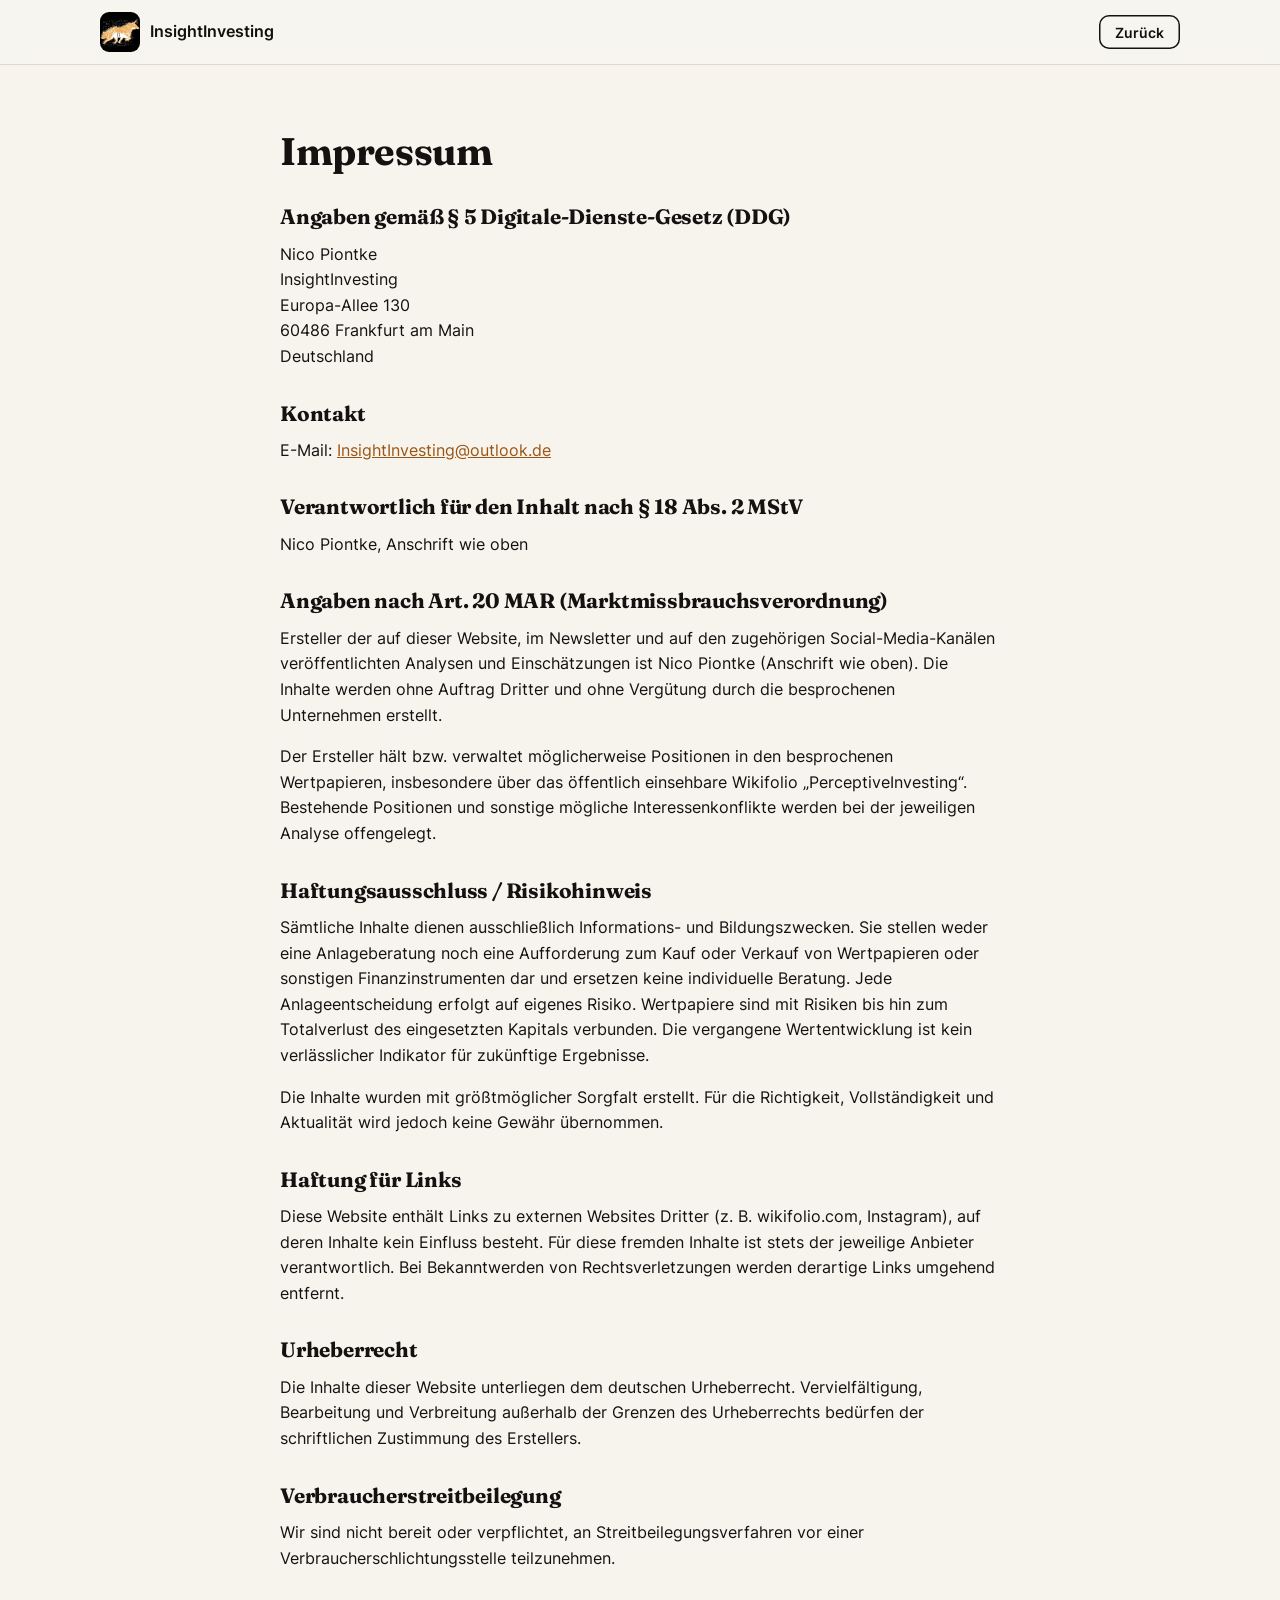
<file: impressum.html>
<!doctype html>
<html lang="de">
<head>
<meta charset="utf-8">
<meta name="viewport" content="width=device-width, initial-scale=1">
<meta name="robots" content="noindex">
<title>Impressum – InsightInvesting</title>
<link rel="icon" type="image/png" href="img/favicon.png">
<link rel="stylesheet" href="style.css">
</head>
<body>
<header class="nav"><div class="wrap nav-inner"><a href="index.html" class="logo"><img src="img/logo-mark.png" alt="" class="logo-mark" width="40" height="40"> InsightInvesting</a><a href="index.html" class="btn btn-small btn-outline">Zurück</a></div></header>
<main class="legal"><div class="wrap narrow">
  <h1>Impressum</h1>

  <h2>Angaben gemäß § 5 Digitale-Dienste-Gesetz (DDG)</h2>
  <p>Nico Piontke<br>
  InsightInvesting<br>
  Europa-Allee 130<br>
  60486 Frankfurt am Main<br>
  Deutschland</p>

  <h2>Kontakt</h2>
  <p>E-Mail: <a href="mailto:InsightInvesting@outlook.de">InsightInvesting@outlook.de</a></p>

  <h2>Verantwortlich für den Inhalt nach § 18 Abs. 2 MStV</h2>
  <p>Nico Piontke, Anschrift wie oben</p>

  <h2>Angaben nach Art. 20 MAR (Marktmissbrauchsverordnung)</h2>
  <p>Ersteller der auf dieser Website, im Newsletter und auf den zugehörigen Social-Media-Kanälen veröffentlichten Analysen und Einschätzungen ist Nico Piontke (Anschrift wie oben). Die Inhalte werden ohne Auftrag Dritter und ohne Vergütung durch die besprochenen Unternehmen erstellt.</p>
  <p>Der Ersteller hält bzw. verwaltet möglicherweise Positionen in den besprochenen Wertpapieren, insbesondere über das öffentlich einsehbare Wikifolio „PerceptiveInvesting“. Bestehende Positionen und sonstige mögliche Interessenkonflikte werden bei der jeweiligen Analyse offengelegt.</p>

  <h2>Haftungsausschluss / Risikohinweis</h2>
  <p>Sämtliche Inhalte dienen ausschließlich Informations- und Bildungszwecken. Sie stellen weder eine Anlageberatung noch eine Aufforderung zum Kauf oder Verkauf von Wertpapieren oder sonstigen Finanzinstrumenten dar und ersetzen keine individuelle Beratung. Jede Anlageentscheidung erfolgt auf eigenes Risiko. Wertpapiere sind mit Risiken bis hin zum Totalverlust des eingesetzten Kapitals verbunden. Die vergangene Wertentwicklung ist kein verlässlicher Indikator für zukünftige Ergebnisse.</p>
  <p>Die Inhalte wurden mit größtmöglicher Sorgfalt erstellt. Für die Richtigkeit, Vollständigkeit und Aktualität wird jedoch keine Gewähr übernommen.</p>

  <h2>Haftung für Links</h2>
  <p>Diese Website enthält Links zu externen Websites Dritter (z.&nbsp;B. wikifolio.com, Instagram), auf deren Inhalte kein Einfluss besteht. Für diese fremden Inhalte ist stets der jeweilige Anbieter verantwortlich. Bei Bekanntwerden von Rechtsverletzungen werden derartige Links umgehend entfernt.</p>

  <h2>Urheberrecht</h2>
  <p>Die Inhalte dieser Website unterliegen dem deutschen Urheberrecht. Vervielfältigung, Bearbeitung und Verbreitung außerhalb der Grenzen des Urheberrechts bedürfen der schriftlichen Zustimmung des Erstellers.</p>

  <h2>Verbraucherstreitbeilegung</h2>
  <p>Wir sind nicht bereit oder verpflichtet, an Streitbeilegungsverfahren vor einer Verbraucherschlichtungsstelle teilzunehmen.</p>
</div></main>
</body>
</html>
</file>
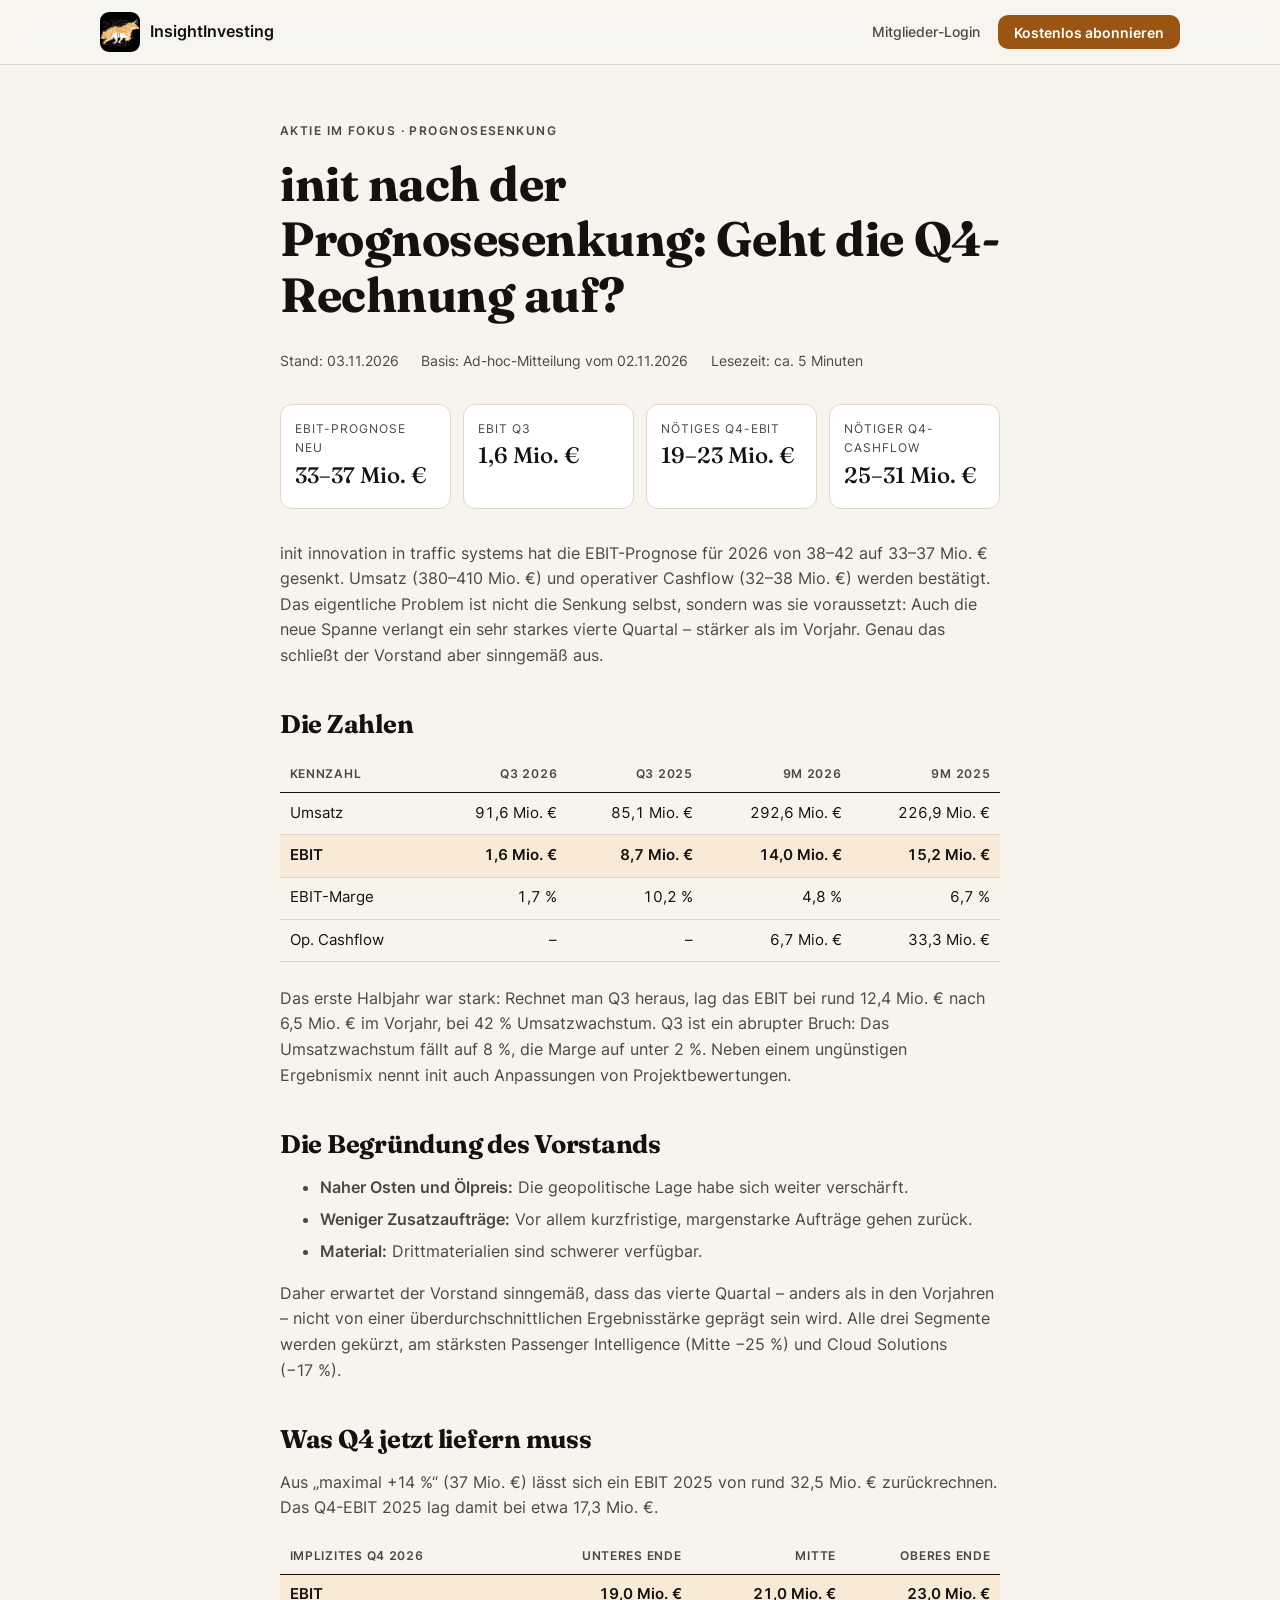
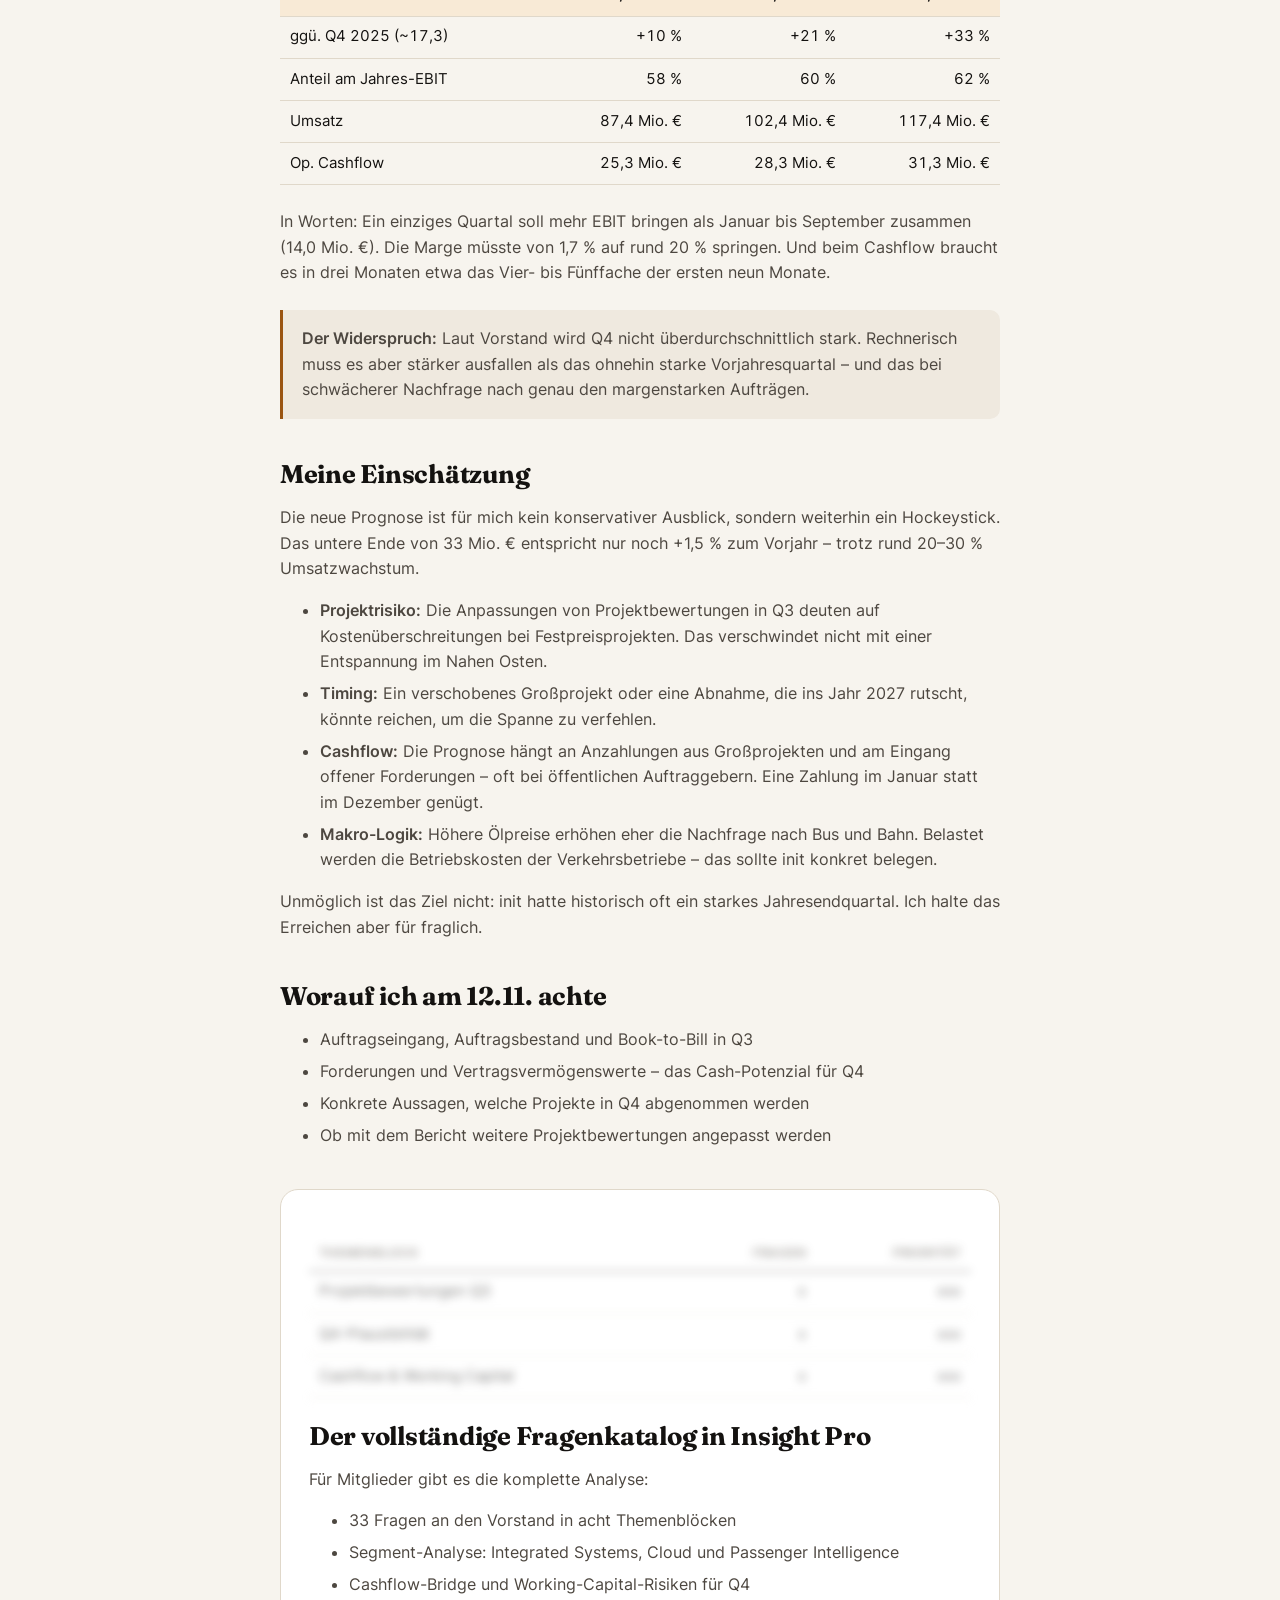
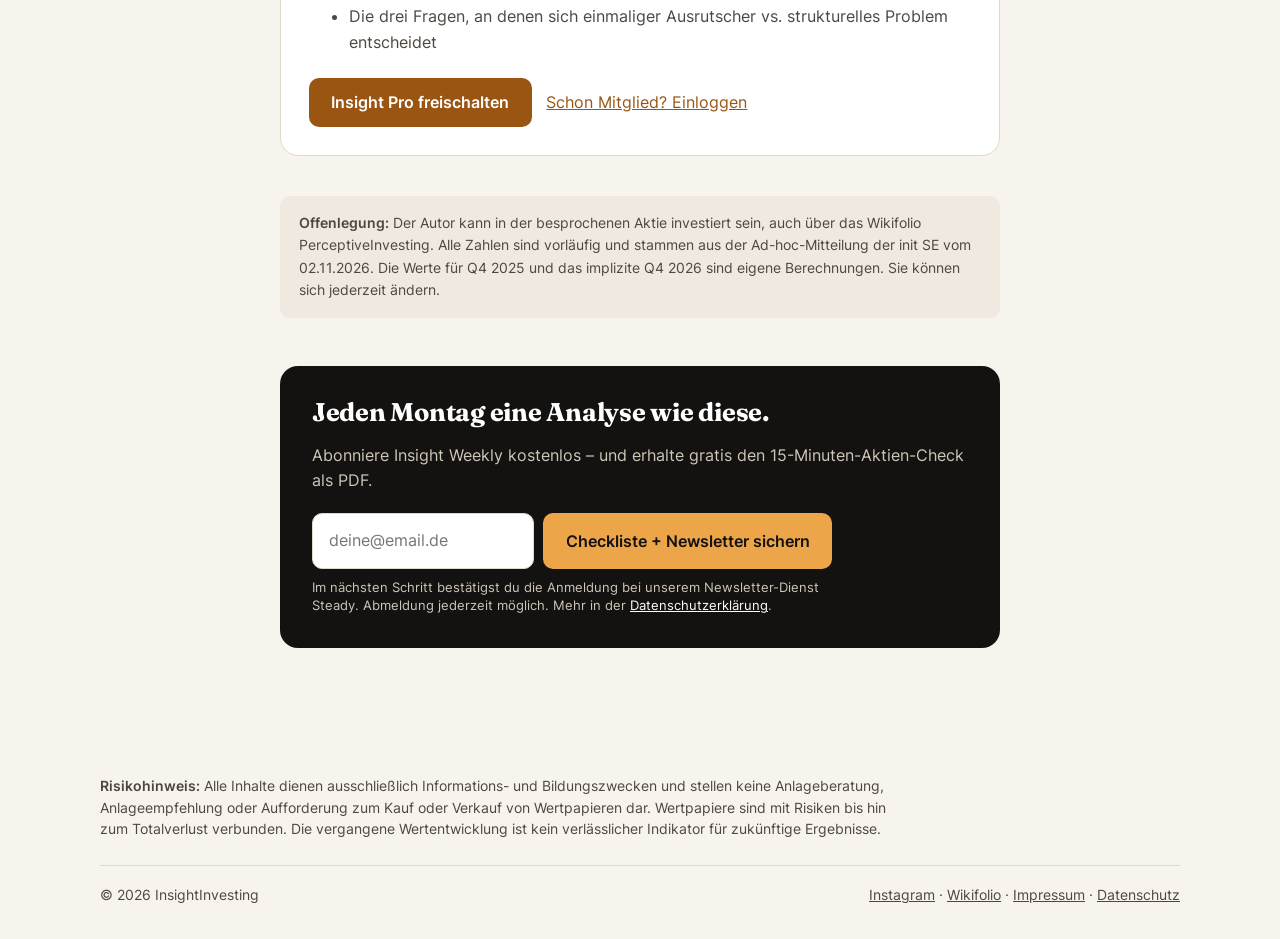
<file: init-prognose-2026.html>
<!doctype html>
<html lang="de">
<head>
<meta charset="utf-8">
<meta name="viewport" content="width=device-width, initial-scale=1">
<title>init Aktie: Prognosesenkung 2026 – was Q4 liefern muss – InsightInvesting</title>
<meta name="description" content="init senkt die EBIT-Prognose 2026 auf 33–37 Mio. €. Was das vierte Quartal jetzt liefern muss – und warum die Rechnung nicht zur Aussage des Vorstands passt.">
<meta property="og:title" content="init nach der Prognosesenkung: Geht die Q4-Rechnung auf?">
<meta property="og:description" content="Q4 muss mehr EBIT liefern als Januar bis September zusammen – obwohl der Vorstand kein überdurchschnittliches Quartal erwartet.">
<meta property="og:type" content="article">
<meta property="og:image" content="https://www.perceptiveinvesting.com/img/og.jpg">
<meta property="og:url" content="https://www.perceptiveinvesting.com/init-prognose-2026.html">
<link rel="canonical" href="https://www.perceptiveinvesting.com/init-prognose-2026.html">
<link rel="icon" type="image/png" href="img/favicon.png">
<link rel="stylesheet" href="style.css">
<script type="application/ld+json">
{
  "@context": "https://schema.org",
  "@type": "Article",
  "headline": "init nach der Prognosesenkung: Geht die Q4-Rechnung auf?",
  "description": "init senkt die EBIT-Prognose 2026 auf 33–37 Mio. €. Was das vierte Quartal jetzt liefern muss – und warum die Rechnung nicht zur Aussage des Vorstands passt.",
  "datePublished": "2026-11-03",
  "dateModified": "2026-11-03",
  "inLanguage": "de",
  "image": "https://www.perceptiveinvesting.com/img/og.jpg",
  "mainEntityOfPage": "https://www.perceptiveinvesting.com/init-prognose-2026.html",
  "author": {
    "@type": "Organization",
    "name": "InsightInvesting",
    "url": "https://www.perceptiveinvesting.com/"
  },
  "publisher": {
    "@type": "Organization",
    "name": "InsightInvesting",
    "logo": {
      "@type": "ImageObject",
      "url": "https://www.perceptiveinvesting.com/img/logo.jpg"
    }
  }
}
</script>
<style>
  .article { padding: 56px 0 80px; }
  .article h1 { font-size: clamp(2rem, 4.5vw, 3rem); }
  .article h2 { font-size: 1.6rem; max-width: none; margin-top: 2.6rem; }
  .article p, .article li { color: var(--ink-soft); }
  .article li { margin-bottom: .4rem; }
  .meta { display: flex; flex-wrap: wrap; gap: .5rem 1.4rem; font-size: .85rem; color: var(--ink-soft); margin-bottom: 2rem; }
  .facts { display: grid; grid-template-columns: repeat(4, 1fr); gap: 12px; margin: 1.5rem 0 2rem; }
  .facts div { background: var(--card); border: 1px solid var(--line); border-radius: 12px; padding: 14px; }
  .facts span { display: block; font-size: .75rem; text-transform: uppercase; letter-spacing: .08em; color: var(--ink-soft); }
  .facts strong { font-family: "Fraunces", serif; font-size: 1.4rem; font-weight: 500; }
  .table-wrap { overflow-x: auto; margin: 1rem 0 1.5rem; }
  table { width: 100%; border-collapse: collapse; font-size: .92rem; min-width: 520px; }
  th, td { text-align: right; padding: .55rem .6rem; border-bottom: 1px solid var(--line); }
  th:first-child, td:first-child { text-align: left; }
  th { font-size: .75rem; text-transform: uppercase; letter-spacing: .06em; color: var(--ink-soft); border-bottom: 1.5px solid var(--ink); }
  tr.hl td { background: #f8ead6; font-weight: 600; color: var(--ink); }
  .formula { font-family: "Fraunces", serif; font-style: italic; font-size: 1.25rem; text-align: center; padding: 1rem; margin: 1.2rem 0; background: var(--card); border: 1px solid var(--line); border-radius: 12px; color: var(--ink); }
  .calc { font-variant-numeric: tabular-nums; }
  .box { background: var(--bg-alt); border-left: 3px solid var(--accent); border-radius: 0 10px 10px 0; padding: 1rem 1.2rem; margin: 1.5rem 0; }
  .box p { margin: 0; }
  .disclosure { background: var(--bg-alt); border-radius: 10px; padding: 1rem 1.2rem; font-size: .88rem; margin-top: 2.5rem; }
  .disclosure p { margin: 0; }
  .end-cta { background: var(--ink); color: #ece6dc; border-radius: 18px; padding: 32px; margin-top: 3rem; }
  .end-cta h2 { color: #fff; margin-top: 0; }
  .end-cta p { color: #cfc6b8; }
  .paywall { position: relative; background: var(--card); border: 1px solid var(--line); border-radius: 18px; padding: 28px; margin: 2.5rem 0 0; overflow: hidden; }
  .paywall .locked { filter: blur(5px); user-select: none; pointer-events: none; opacity: .55; margin-bottom: 1.4rem; }
  .paywall h2 { margin-top: 0; }
  .paywall ul { margin-bottom: 1.4rem; }
  .paywall .btn { margin-right: .6rem; }
  @media (max-width: 700px) { .facts { grid-template-columns: 1fr 1fr; } }
</style>
</head>
<body>

<header class="nav">
  <div class="wrap nav-inner">
    <a href="index.html" class="logo"><img src="img/logo-mark.png" alt="InsightInvesting Logo" class="logo-mark" width="40" height="40"> InsightInvesting</a>
    <div class="nav-actions">
      <a href="https://steady.page/de/log_in?publication=insight2investing" class="nav-login" target="_blank" rel="noopener">Mitglieder-Login</a>
      <a href="index.html#anmelden" class="btn btn-small">Kostenlos abonnieren</a>
    </div>
  </div>
</header>

<main class="article">
  <div class="wrap narrow">
    <p class="eyebrow">Aktie im Fokus · Prognosesenkung</p>
    <h1>init nach der Prognosesenkung: Geht die Q4-Rechnung auf?</h1>
    <div class="meta">
      <span>Stand: 03.11.2026</span>
      <span>Basis: Ad-hoc-Mitteilung vom 02.11.2026</span>
      <span>Lesezeit: ca. 5 Minuten</span>
    </div>

    <div class="facts">
      <div><span>EBIT-Prognose neu</span><strong>33–37 Mio. €</strong></div>
      <div><span>EBIT Q3</span><strong>1,6 Mio. €</strong></div>
      <div><span>Nötiges Q4-EBIT</span><strong>19–23 Mio. €</strong></div>
      <div><span>Nötiger Q4-Cashflow</span><strong>25–31 Mio. €</strong></div>
    </div>

    <p>init innovation in traffic systems hat die EBIT-Prognose für 2026 von 38–42 auf 33–37&nbsp;Mio.&nbsp;€ gesenkt. Umsatz (380–410&nbsp;Mio.&nbsp;€) und operativer Cashflow (32–38&nbsp;Mio.&nbsp;€) werden bestätigt. Das eigentliche Problem ist nicht die Senkung selbst, sondern was sie voraussetzt: Auch die neue Spanne verlangt ein sehr starkes vierte Quartal – stärker als im Vorjahr. Genau das schließt der Vorstand aber sinngemäß aus.</p>

    <h2>Die Zahlen</h2>
    <div class="table-wrap">
      <table class="calc">
        <thead><tr><th>Kennzahl</th><th>Q3 2026</th><th>Q3 2025</th><th>9M 2026</th><th>9M 2025</th></tr></thead>
        <tbody>
          <tr><td>Umsatz</td><td>91,6 Mio. €</td><td>85,1 Mio. €</td><td>292,6 Mio. €</td><td>226,9 Mio. €</td></tr>
          <tr class="hl"><td>EBIT</td><td>1,6 Mio. €</td><td>8,7 Mio. €</td><td>14,0 Mio. €</td><td>15,2 Mio. €</td></tr>
          <tr><td>EBIT-Marge</td><td>1,7 %</td><td>10,2 %</td><td>4,8 %</td><td>6,7 %</td></tr>
          <tr><td>Op. Cashflow</td><td>–</td><td>–</td><td>6,7 Mio. €</td><td>33,3 Mio. €</td></tr>
        </tbody>
      </table>
    </div>
    <p>Das erste Halbjahr war stark: Rechnet man Q3 heraus, lag das EBIT bei rund 12,4&nbsp;Mio.&nbsp;€ nach 6,5&nbsp;Mio.&nbsp;€ im Vorjahr, bei 42&nbsp;% Umsatzwachstum. Q3 ist ein abrupter Bruch: Das Umsatzwachstum fällt auf 8&nbsp;%, die Marge auf unter 2&nbsp;%. Neben einem ungünstigen Ergebnismix nennt init auch Anpassungen von Projektbewertungen.</p>

    <h2>Die Begründung des Vorstands</h2>
    <ul>
      <li><strong>Naher Osten und Ölpreis:</strong> Die geopolitische Lage habe sich weiter verschärft.</li>
      <li><strong>Weniger Zusatzaufträge:</strong> Vor allem kurzfristige, margenstarke Aufträge gehen zurück.</li>
      <li><strong>Material:</strong> Drittmaterialien sind schwerer verfügbar.</li>
    </ul>
    <p>Daher erwartet der Vorstand sinngemäß, dass das vierte Quartal – anders als in den Vorjahren – nicht von einer überdurchschnittlichen Ergebnisstärke geprägt sein wird. Alle drei Segmente werden gekürzt, am stärksten Passenger Intelligence (Mitte −25&nbsp;%) und Cloud Solutions (−17&nbsp;%).</p>

    <h2>Was Q4 jetzt liefern muss</h2>
    <p>Aus „maximal +14&nbsp;%“ (37&nbsp;Mio.&nbsp;€) lässt sich ein EBIT 2025 von rund 32,5&nbsp;Mio.&nbsp;€ zurückrechnen. Das Q4-EBIT 2025 lag damit bei etwa 17,3&nbsp;Mio.&nbsp;€.</p>
    <div class="table-wrap">
      <table class="calc">
        <thead><tr><th>Implizites Q4 2026</th><th>Unteres Ende</th><th>Mitte</th><th>Oberes Ende</th></tr></thead>
        <tbody>
          <tr class="hl"><td>EBIT</td><td>19,0 Mio. €</td><td>21,0 Mio. €</td><td>23,0 Mio. €</td></tr>
          <tr><td>ggü. Q4 2025 (~17,3)</td><td>+10 %</td><td>+21 %</td><td>+33 %</td></tr>
          <tr><td>Anteil am Jahres-EBIT</td><td>58 %</td><td>60 %</td><td>62 %</td></tr>
          <tr><td>Umsatz</td><td>87,4 Mio. €</td><td>102,4 Mio. €</td><td>117,4 Mio. €</td></tr>
          <tr><td>Op. Cashflow</td><td>25,3 Mio. €</td><td>28,3 Mio. €</td><td>31,3 Mio. €</td></tr>
        </tbody>
      </table>
    </div>
    <p>In Worten: Ein einziges Quartal soll mehr EBIT bringen als Januar bis September zusammen (14,0&nbsp;Mio.&nbsp;€). Die Marge müsste von 1,7&nbsp;% auf rund 20&nbsp;% springen. Und beim Cashflow braucht es in drei Monaten etwa das Vier- bis Fünffache der ersten neun Monate.</p>
    <div class="box"><p><strong>Der Widerspruch:</strong> Laut Vorstand wird Q4 nicht überdurchschnittlich stark. Rechnerisch muss es aber stärker ausfallen als das ohnehin starke Vorjahresquartal – und das bei schwächerer Nachfrage nach genau den margenstarken Aufträgen.</p></div>

    <h2>Meine Einschätzung</h2>
    <p>Die neue Prognose ist für mich kein konservativer Ausblick, sondern weiterhin ein Hockeystick. Das untere Ende von 33&nbsp;Mio.&nbsp;€ entspricht nur noch +1,5&nbsp;% zum Vorjahr – trotz rund 20–30&nbsp;% Umsatzwachstum.</p>
    <ul>
      <li><strong>Projektrisiko:</strong> Die Anpassungen von Projektbewertungen in Q3 deuten auf Kostenüberschreitungen bei Festpreisprojekten. Das verschwindet nicht mit einer Entspannung im Nahen Osten.</li>
      <li><strong>Timing:</strong> Ein verschobenes Großprojekt oder eine Abnahme, die ins Jahr 2027 rutscht, könnte reichen, um die Spanne zu verfehlen.</li>
      <li><strong>Cashflow:</strong> Die Prognose hängt an Anzahlungen aus Großprojekten und am Eingang offener Forderungen – oft bei öffentlichen Auftraggebern. Eine Zahlung im Januar statt im Dezember genügt.</li>
      <li><strong>Makro-Logik:</strong> Höhere Ölpreise erhöhen eher die Nachfrage nach Bus und Bahn. Belastet werden die Betriebskosten der Verkehrsbetriebe – das sollte init konkret belegen.</li>
    </ul>
    <p>Unmöglich ist das Ziel nicht: init hatte historisch oft ein starkes Jahresendquartal. Ich halte das Erreichen aber für fraglich.</p>

    <h2>Worauf ich am 12.11. achte</h2>
    <ul>
      <li>Auftragseingang, Auftragsbestand und Book-to-Bill in Q3</li>
      <li>Forderungen und Vertragsvermögenswerte – das Cash-Potenzial für Q4</li>
      <li>Konkrete Aussagen, welche Projekte in Q4 abgenommen werden</li>
      <li>Ob mit dem Bericht weitere Projektbewertungen angepasst werden</li>
    </ul>

    <div class="paywall">
      <div class="locked" aria-hidden="true">
        <div class="table-wrap">
          <table class="calc">
            <thead><tr><th>Themenblock</th><th>Fragen</th><th>Priorität</th></tr></thead>
            <tbody>
              <tr><td>Projektbewertungen Q3</td><td>x</td><td>xxx</td></tr>
              <tr><td>Q4-Plausibilität</td><td>x</td><td>xxx</td></tr>
              <tr><td>Cashflow &amp; Working Capital</td><td>x</td><td>xxx</td></tr>
            </tbody>
          </table>
        </div>
      </div>
      <h2>Der vollständige Fragenkatalog in Insight Pro</h2>
      <p>Für Mitglieder gibt es die komplette Analyse:</p>
      <ul>
        <li>33 Fragen an den Vorstand in acht Themenblöcken</li>
        <li>Segment-Analyse: Integrated Systems, Cloud und Passenger Intelligence</li>
        <li>Cashflow-Bridge und Working-Capital-Risiken für Q4</li>
        <li>Die drei Fragen, an denen sich einmaliger Ausrutscher vs. strukturelles Problem entscheidet</li>
      </ul>
      <a href="https://steady.page/de/plans/c7dfd9db-f340-4fb5-8647-b45d4585ee23" class="btn" target="_blank" rel="noopener">Insight Pro freischalten</a>
      <a href="https://steady.page/de/log_in?publication=insight2investing" target="_blank" rel="noopener">Schon Mitglied? Einloggen</a>
    </div>

    <div class="disclosure">
      <p><strong>Offenlegung:</strong> Der Autor kann in der besprochenen Aktie investiert sein, auch über das Wikifolio PerceptiveInvesting. Alle Zahlen sind vorläufig und stammen aus der Ad-hoc-Mitteilung der init SE vom 02.11.2026. Die Werte für Q4 2025 und das implizite Q4 2026 sind eigene Berechnungen. Sie können sich jederzeit ändern.</p>
    </div>

    <div class="end-cta">
      <h2>Jeden Montag eine Analyse wie diese.</h2>
      <p>Abonniere Insight Weekly kostenlos – und erhalte gratis den 15-Minuten-Aktien-Check als PDF.</p>
      <form class="signup" action="https://steady.page/de/insight2investing/newsletter/sign_up" method="get">
        <label class="sr-only" for="email-end">E-Mail-Adresse</label>
        <input id="email-end" type="email" name="email" placeholder="deine@email.de" required autocomplete="email">
        <button type="submit" class="btn btn-light">Checkliste + Newsletter sichern</button>
        <p class="consent">Im nächsten Schritt bestätigst du die Anmeldung bei unserem Newsletter-Dienst Steady. Abmeldung jederzeit möglich. Mehr in der <a href="datenschutz.html">Datenschutzerklärung</a>.</p>
      </form>
    </div>
  </div>
</main>

<footer class="footer">
  <div class="wrap">
    <p class="disclaimer"><strong>Risikohinweis:</strong> Alle Inhalte dienen ausschließlich Informations- und Bildungszwecken und stellen keine Anlageberatung, Anlageempfehlung oder Aufforderung zum Kauf oder Verkauf von Wertpapieren dar. Wertpapiere sind mit Risiken bis hin zum Totalverlust verbunden. Die vergangene Wertentwicklung ist kein verlässlicher Indikator für zukünftige Ergebnisse.</p>
    <div class="footer-bottom">
      <span>© <span data-year></span> InsightInvesting</span>
      <span><a href="https://www.instagram.com/insight2investing/" target="_blank" rel="noopener">Instagram</a> · <a href="https://www.wikifolio.com/de/de/w/wfinsighti" target="_blank" rel="noopener">Wikifolio</a> · <a href="impressum.html">Impressum</a> · <a href="datenschutz.html">Datenschutz</a></span>
    </div>
  </div>
</footer>
<script>document.querySelector('[data-year]').textContent = new Date().getFullYear();</script>
</body>
</html>
</file>
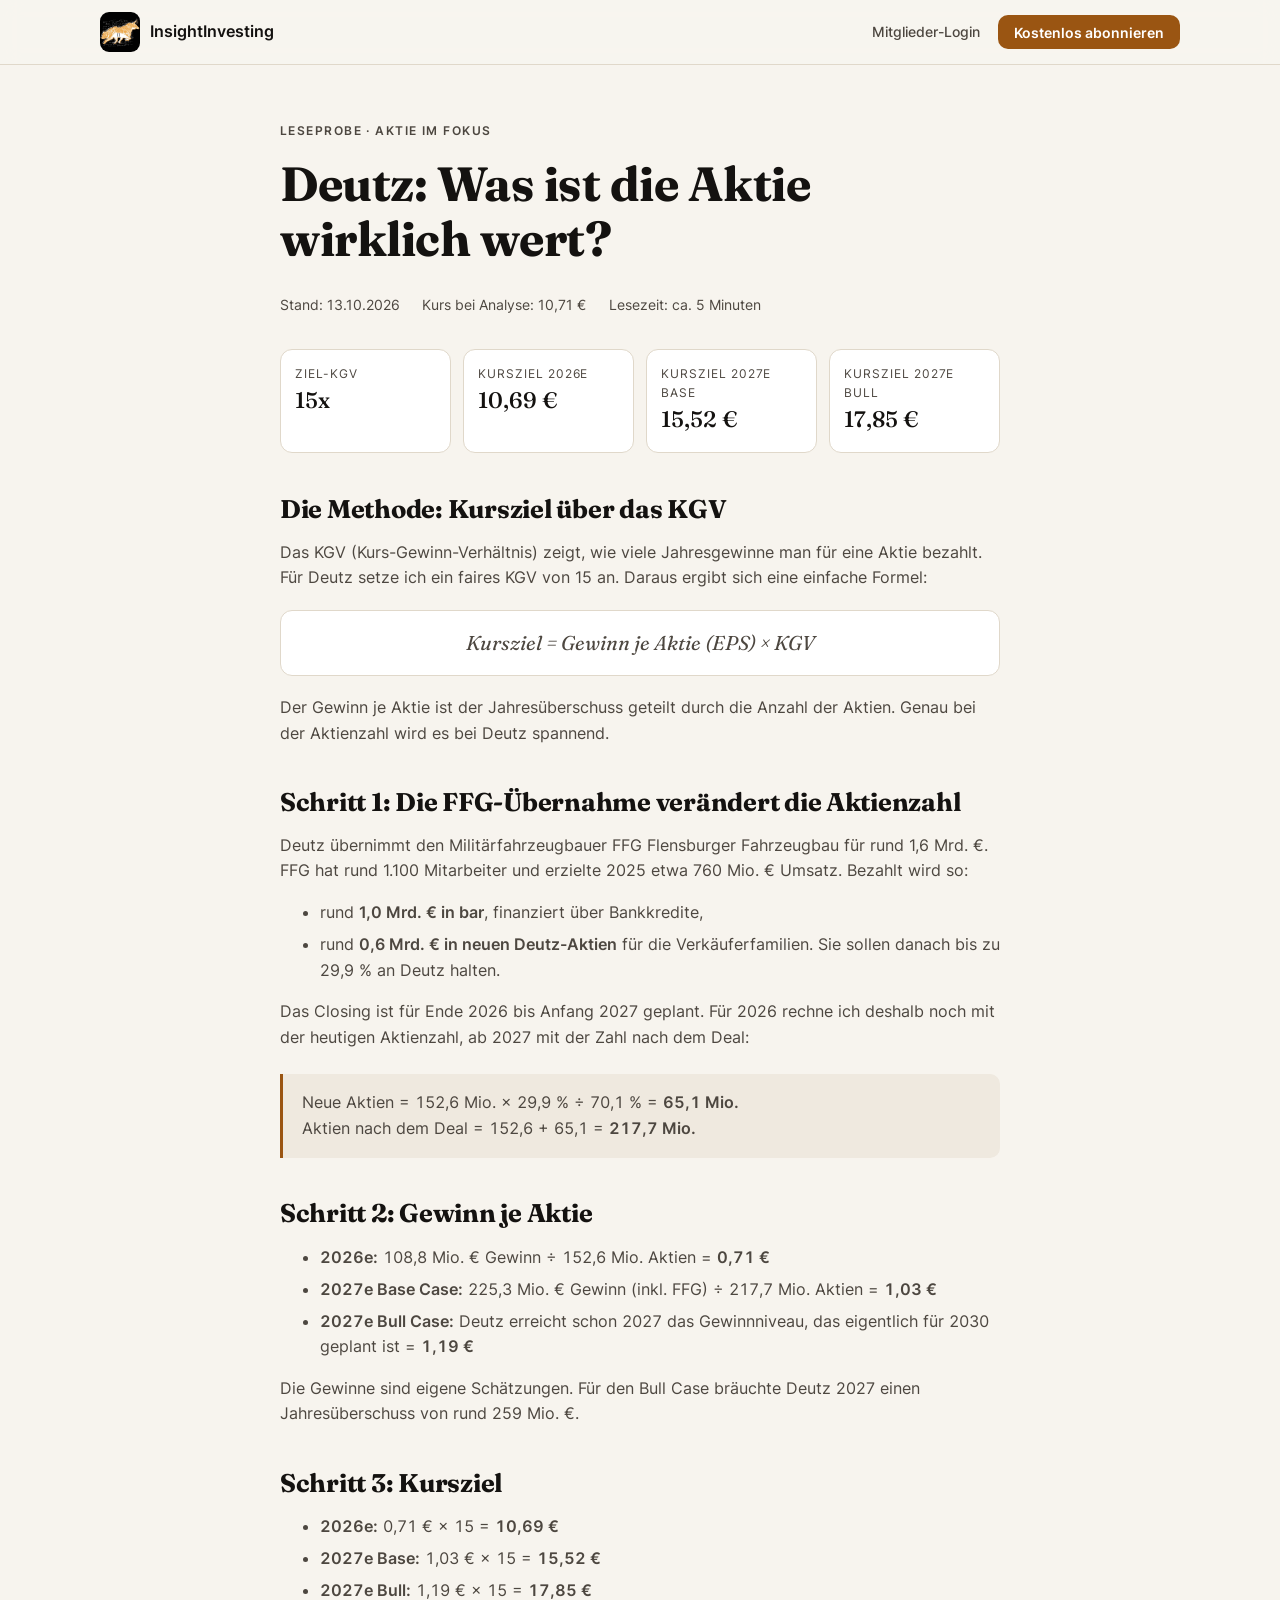
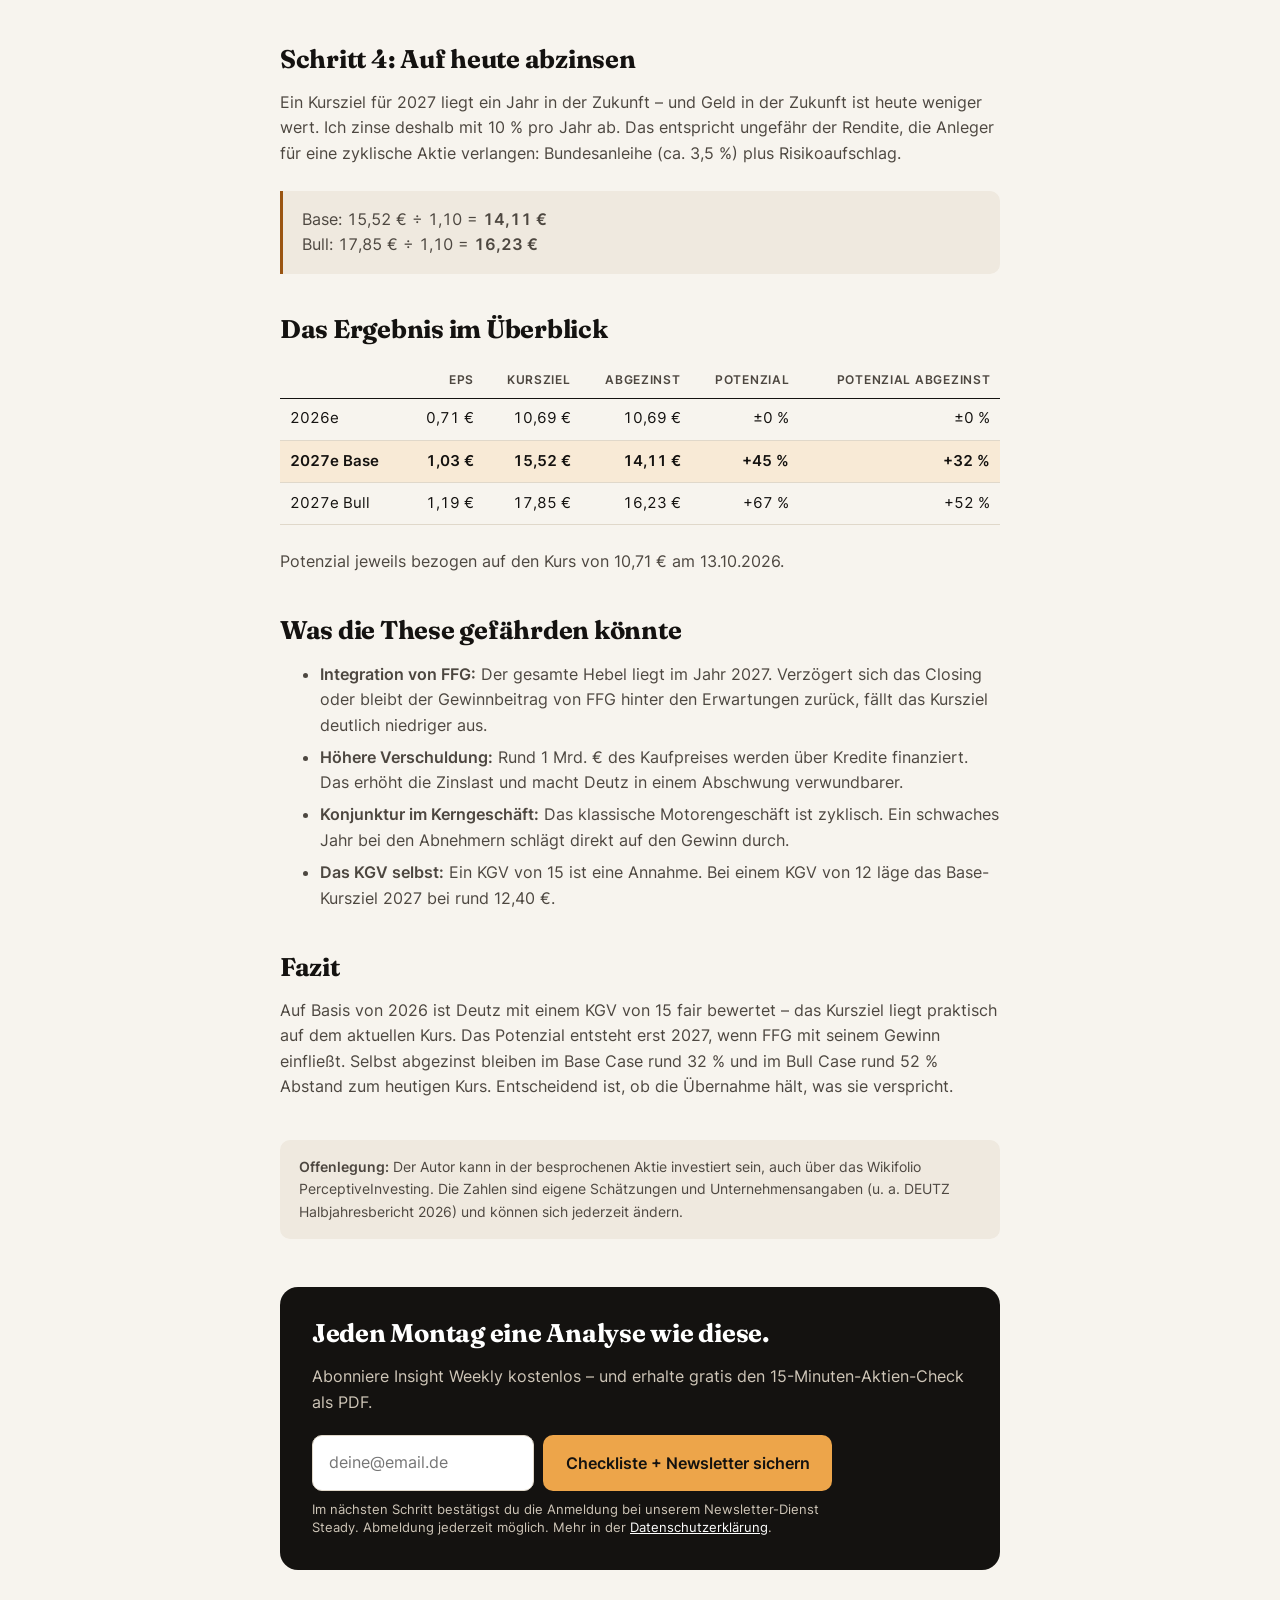
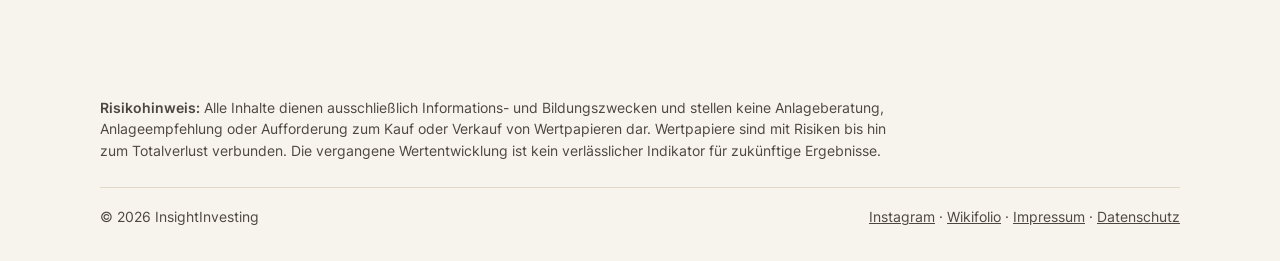
<file: leseprobe.html>
<!doctype html>
<html lang="de">
<head>
<meta charset="utf-8">
<meta name="viewport" content="width=device-width, initial-scale=1">
<title>Deutz Aktie: Kursziel Schritt für Schritt berechnet – InsightInvesting</title>
<meta name="description" content="Leseprobe aus Insight Weekly: Kursziel für die Deutz-Aktie auf KGV-Basis – Schritt für Schritt hergeleitet, inklusive FFG-Übernahme, Bull Case und Abzinsung.">
<meta property="og:title" content="Deutz: Was ist die Aktie wirklich wert? – Leseprobe">
<meta property="og:description" content="Kursziel auf KGV-Basis, Schritt für Schritt hergeleitet – inklusive FFG-Übernahme und Abzinsung.">
<meta property="og:type" content="article">
<meta property="og:image" content="https://www.perceptiveinvesting.com/img/og.jpg">
<meta property="og:url" content="https://www.perceptiveinvesting.com/leseprobe.html">
<link rel="canonical" href="https://www.perceptiveinvesting.com/leseprobe.html">
<link rel="icon" type="image/png" href="img/favicon.png">
<link rel="stylesheet" href="style.css">
<script type="application/ld+json">
{
  "@context": "https://schema.org",
  "@type": "Article",
  "headline": "Deutz: Was ist die Aktie wirklich wert?",
  "description": "Leseprobe aus Insight Weekly: Kursziel für die Deutz-Aktie auf KGV-Basis – Schritt für Schritt hergeleitet, inklusive FFG-Übernahme, Bull Case und Abzinsung.",
  "datePublished": "2026-10-13",
  "dateModified": "2026-10-13",
  "inLanguage": "de",
  "image": "https://www.perceptiveinvesting.com/img/og.jpg",
  "mainEntityOfPage": "https://www.perceptiveinvesting.com/leseprobe.html",
  "author": {
    "@type": "Organization",
    "name": "InsightInvesting",
    "url": "https://www.perceptiveinvesting.com/"
  },
  "publisher": {
    "@type": "Organization",
    "name": "InsightInvesting",
    "logo": {
      "@type": "ImageObject",
      "url": "https://www.perceptiveinvesting.com/img/logo.jpg"
    }
  }
}
</script>
<style>
  .article { padding: 56px 0 80px; }
  .article h1 { font-size: clamp(2rem, 4.5vw, 3rem); }
  .article h2 { font-size: 1.6rem; max-width: none; margin-top: 2.6rem; }
  .article p, .article li { color: var(--ink-soft); }
  .article li { margin-bottom: .4rem; }
  .meta { display: flex; flex-wrap: wrap; gap: .5rem 1.4rem; font-size: .85rem; color: var(--ink-soft); margin-bottom: 2rem; }
  .facts { display: grid; grid-template-columns: repeat(4, 1fr); gap: 12px; margin: 1.5rem 0 2rem; }
  .facts div { background: var(--card); border: 1px solid var(--line); border-radius: 12px; padding: 14px; }
  .facts span { display: block; font-size: .75rem; text-transform: uppercase; letter-spacing: .08em; color: var(--ink-soft); }
  .facts strong { font-family: "Fraunces", serif; font-size: 1.4rem; font-weight: 500; }
  .table-wrap { overflow-x: auto; margin: 1rem 0 1.5rem; }
  table { width: 100%; border-collapse: collapse; font-size: .92rem; min-width: 520px; }
  th, td { text-align: right; padding: .55rem .6rem; border-bottom: 1px solid var(--line); }
  th:first-child, td:first-child { text-align: left; }
  th { font-size: .75rem; text-transform: uppercase; letter-spacing: .06em; color: var(--ink-soft); border-bottom: 1.5px solid var(--ink); }
  tr.hl td { background: #f8ead6; font-weight: 600; color: var(--ink); }
  .formula { font-family: "Fraunces", serif; font-style: italic; font-size: 1.25rem; text-align: center; padding: 1rem; margin: 1.2rem 0; background: var(--card); border: 1px solid var(--line); border-radius: 12px; color: var(--ink); }
  .calc { font-variant-numeric: tabular-nums; }
  .box { background: var(--bg-alt); border-left: 3px solid var(--accent); border-radius: 0 10px 10px 0; padding: 1rem 1.2rem; margin: 1.5rem 0; }
  .box p { margin: 0; }
  .disclosure { background: var(--bg-alt); border-radius: 10px; padding: 1rem 1.2rem; font-size: .88rem; margin-top: 2.5rem; }
  .disclosure p { margin: 0; }
  .end-cta { background: var(--ink); color: #ece6dc; border-radius: 18px; padding: 32px; margin-top: 3rem; }
  .end-cta h2 { color: #fff; margin-top: 0; }
  .end-cta p { color: #cfc6b8; }
  @media (max-width: 700px) { .facts { grid-template-columns: 1fr 1fr; } }
</style>
</head>
<body>

<header class="nav">
  <div class="wrap nav-inner">
    <a href="index.html" class="logo"><img src="img/logo-mark.png" alt="InsightInvesting Logo" class="logo-mark" width="40" height="40"> InsightInvesting</a>
    <div class="nav-actions">
      <a href="https://steady.page/de/log_in?publication=insight2investing" class="nav-login" target="_blank" rel="noopener">Mitglieder-Login</a>
      <a href="index.html#anmelden" class="btn btn-small">Kostenlos abonnieren</a>
    </div>
  </div>
</header>

<main class="article">
  <div class="wrap narrow">
    <p class="eyebrow">Leseprobe · Aktie im Fokus</p>
    <h1>Deutz: Was ist die Aktie wirklich wert?</h1>
    <div class="meta">
      <span>Stand: 13.10.2026</span>
      <span>Kurs bei Analyse: 10,71 €</span>
      <span>Lesezeit: ca. 5 Minuten</span>
    </div>

    <div class="facts">
      <div><span>Ziel-KGV</span><strong>15x</strong></div>
      <div><span>Kursziel 2026e</span><strong>10,69 €</strong></div>
      <div><span>Kursziel 2027e Base</span><strong>15,52 €</strong></div>
      <div><span>Kursziel 2027e Bull</span><strong>17,85 €</strong></div>
    </div>

    <h2>Die Methode: Kursziel über das KGV</h2>
    <p>Das KGV (Kurs-Gewinn-Verhältnis) zeigt, wie viele Jahresgewinne man für eine Aktie bezahlt. Für Deutz setze ich ein faires KGV von 15 an. Daraus ergibt sich eine einfache Formel:</p>
    <p class="formula">Kursziel = Gewinn je Aktie (EPS) × KGV</p>
    <p>Der Gewinn je Aktie ist der Jahresüberschuss geteilt durch die Anzahl der Aktien. Genau bei der Aktienzahl wird es bei Deutz spannend.</p>

    <h2>Schritt 1: Die FFG-Übernahme verändert die Aktienzahl</h2>
    <p>Deutz übernimmt den Militärfahrzeugbauer FFG Flensburger Fahrzeugbau für rund 1,6&nbsp;Mrd.&nbsp;€. FFG hat rund 1.100 Mitarbeiter und erzielte 2025 etwa 760&nbsp;Mio.&nbsp;€ Umsatz. Bezahlt wird so:</p>
    <ul>
      <li>rund <strong>1,0&nbsp;Mrd.&nbsp;€ in bar</strong>, finanziert über Bankkredite,</li>
      <li>rund <strong>0,6&nbsp;Mrd.&nbsp;€ in neuen Deutz-Aktien</strong> für die Verkäuferfamilien. Sie sollen danach bis zu 29,9&nbsp;% an Deutz halten.</li>
    </ul>
    <p>Das Closing ist für Ende 2026 bis Anfang 2027 geplant. Für 2026 rechne ich deshalb noch mit der heutigen Aktienzahl, ab 2027 mit der Zahl nach dem Deal:</p>
    <div class="box calc"><p>Neue Aktien = 152,6&nbsp;Mio. × 29,9&nbsp;% ÷ 70,1&nbsp;% = <strong>65,1&nbsp;Mio.</strong><br>Aktien nach dem Deal = 152,6 + 65,1 = <strong>217,7&nbsp;Mio.</strong></p></div>

    <h2>Schritt 2: Gewinn je Aktie</h2>
    <ul class="calc">
      <li><strong>2026e:</strong> 108,8&nbsp;Mio.&nbsp;€ Gewinn ÷ 152,6&nbsp;Mio. Aktien = <strong>0,71&nbsp;€</strong></li>
      <li><strong>2027e Base Case:</strong> 225,3&nbsp;Mio.&nbsp;€ Gewinn (inkl. FFG) ÷ 217,7&nbsp;Mio. Aktien = <strong>1,03&nbsp;€</strong></li>
      <li><strong>2027e Bull Case:</strong> Deutz erreicht schon 2027 das Gewinnniveau, das eigentlich für 2030 geplant ist = <strong>1,19&nbsp;€</strong></li>
    </ul>
    <p>Die Gewinne sind eigene Schätzungen. Für den Bull Case bräuchte Deutz 2027 einen Jahresüberschuss von rund 259&nbsp;Mio.&nbsp;€.</p>

    <h2>Schritt 3: Kursziel</h2>
    <ul class="calc">
      <li><strong>2026e:</strong> 0,71&nbsp;€ × 15 = <strong>10,69&nbsp;€</strong></li>
      <li><strong>2027e Base:</strong> 1,03&nbsp;€ × 15 = <strong>15,52&nbsp;€</strong></li>
      <li><strong>2027e Bull:</strong> 1,19&nbsp;€ × 15 = <strong>17,85&nbsp;€</strong></li>
    </ul>

    <h2>Schritt 4: Auf heute abzinsen</h2>
    <p>Ein Kursziel für 2027 liegt ein Jahr in der Zukunft – und Geld in der Zukunft ist heute weniger wert. Ich zinse deshalb mit 10&nbsp;% pro Jahr ab. Das entspricht ungefähr der Rendite, die Anleger für eine zyklische Aktie verlangen: Bundesanleihe (ca. 3,5&nbsp;%) plus Risikoaufschlag.</p>
    <div class="box calc"><p>Base: 15,52&nbsp;€ ÷ 1,10 = <strong>14,11&nbsp;€</strong><br>Bull: 17,85&nbsp;€ ÷ 1,10 = <strong>16,23&nbsp;€</strong></p></div>

    <h2>Das Ergebnis im Überblick</h2>
    <div class="table-wrap">
      <table class="calc">
        <thead><tr><th></th><th>EPS</th><th>Kursziel</th><th>Abgezinst</th><th>Potenzial</th><th>Potenzial abgezinst</th></tr></thead>
        <tbody>
          <tr><td>2026e</td><td>0,71 €</td><td>10,69 €</td><td>10,69 €</td><td>±0 %</td><td>±0 %</td></tr>
          <tr class="hl"><td>2027e Base</td><td>1,03 €</td><td>15,52 €</td><td>14,11 €</td><td>+45 %</td><td>+32 %</td></tr>
          <tr><td>2027e Bull</td><td>1,19 €</td><td>17,85 €</td><td>16,23 €</td><td>+67 %</td><td>+52 %</td></tr>
        </tbody>
      </table>
    </div>
    <p>Potenzial jeweils bezogen auf den Kurs von 10,71&nbsp;€ am 13.10.2026.</p>

    <h2>Was die These gefährden könnte</h2>
    <ul>
      <li><strong>Integration von FFG:</strong> Der gesamte Hebel liegt im Jahr 2027. Verzögert sich das Closing oder bleibt der Gewinnbeitrag von FFG hinter den Erwartungen zurück, fällt das Kursziel deutlich niedriger aus.</li>
      <li><strong>Höhere Verschuldung:</strong> Rund 1&nbsp;Mrd.&nbsp;€ des Kaufpreises werden über Kredite finanziert. Das erhöht die Zinslast und macht Deutz in einem Abschwung verwundbarer.</li>
      <li><strong>Konjunktur im Kerngeschäft:</strong> Das klassische Motorengeschäft ist zyklisch. Ein schwaches Jahr bei den Abnehmern schlägt direkt auf den Gewinn durch.</li>
      <li><strong>Das KGV selbst:</strong> Ein KGV von 15 ist eine Annahme. Bei einem KGV von 12 läge das Base-Kursziel 2027 bei rund 12,40&nbsp;€.</li>
    </ul>

    <h2>Fazit</h2>
    <p>Auf Basis von 2026 ist Deutz mit einem KGV von 15 fair bewertet – das Kursziel liegt praktisch auf dem aktuellen Kurs. Das Potenzial entsteht erst 2027, wenn FFG mit seinem Gewinn einfließt. Selbst abgezinst bleiben im Base Case rund 32&nbsp;% und im Bull Case rund 52&nbsp;% Abstand zum heutigen Kurs. Entscheidend ist, ob die Übernahme hält, was sie verspricht.</p>

    <div class="disclosure">
      <p><strong>Offenlegung:</strong> Der Autor kann in der besprochenen Aktie investiert sein, auch über das Wikifolio PerceptiveInvesting. Die Zahlen sind eigene Schätzungen und Unternehmensangaben (u.&nbsp;a. DEUTZ Halbjahresbericht 2026) und können sich jederzeit ändern.</p>
    </div>

    <div class="end-cta">
      <h2>Jeden Montag eine Analyse wie diese.</h2>
      <p>Abonniere Insight Weekly kostenlos – und erhalte gratis den 15-Minuten-Aktien-Check als PDF.</p>
      <form class="signup" action="https://steady.page/de/insight2investing/newsletter/sign_up" method="get">
        <label class="sr-only" for="email-end">E-Mail-Adresse</label>
        <input id="email-end" type="email" name="email" placeholder="deine@email.de" required autocomplete="email">
        <button type="submit" class="btn btn-light">Checkliste + Newsletter sichern</button>
        <p class="consent">Im nächsten Schritt bestätigst du die Anmeldung bei unserem Newsletter-Dienst Steady. Abmeldung jederzeit möglich. Mehr in der <a href="datenschutz.html">Datenschutzerklärung</a>.</p>
      </form>
    </div>
  </div>
</main>

<footer class="footer">
  <div class="wrap">
    <p class="disclaimer"><strong>Risikohinweis:</strong> Alle Inhalte dienen ausschließlich Informations- und Bildungszwecken und stellen keine Anlageberatung, Anlageempfehlung oder Aufforderung zum Kauf oder Verkauf von Wertpapieren dar. Wertpapiere sind mit Risiken bis hin zum Totalverlust verbunden. Die vergangene Wertentwicklung ist kein verlässlicher Indikator für zukünftige Ergebnisse.</p>
    <div class="footer-bottom">
      <span>© <span data-year></span> InsightInvesting</span>
      <span><a href="https://www.instagram.com/insight2investing/" target="_blank" rel="noopener">Instagram</a> · <a href="https://www.wikifolio.com/de/de/w/wfinsighti" target="_blank" rel="noopener">Wikifolio</a> · <a href="impressum.html">Impressum</a> · <a href="datenschutz.html">Datenschutz</a></span>
    </div>
  </div>
</footer>
<script>document.querySelector('[data-year]').textContent = new Date().getFullYear();</script>
</body>
</html>
</file>
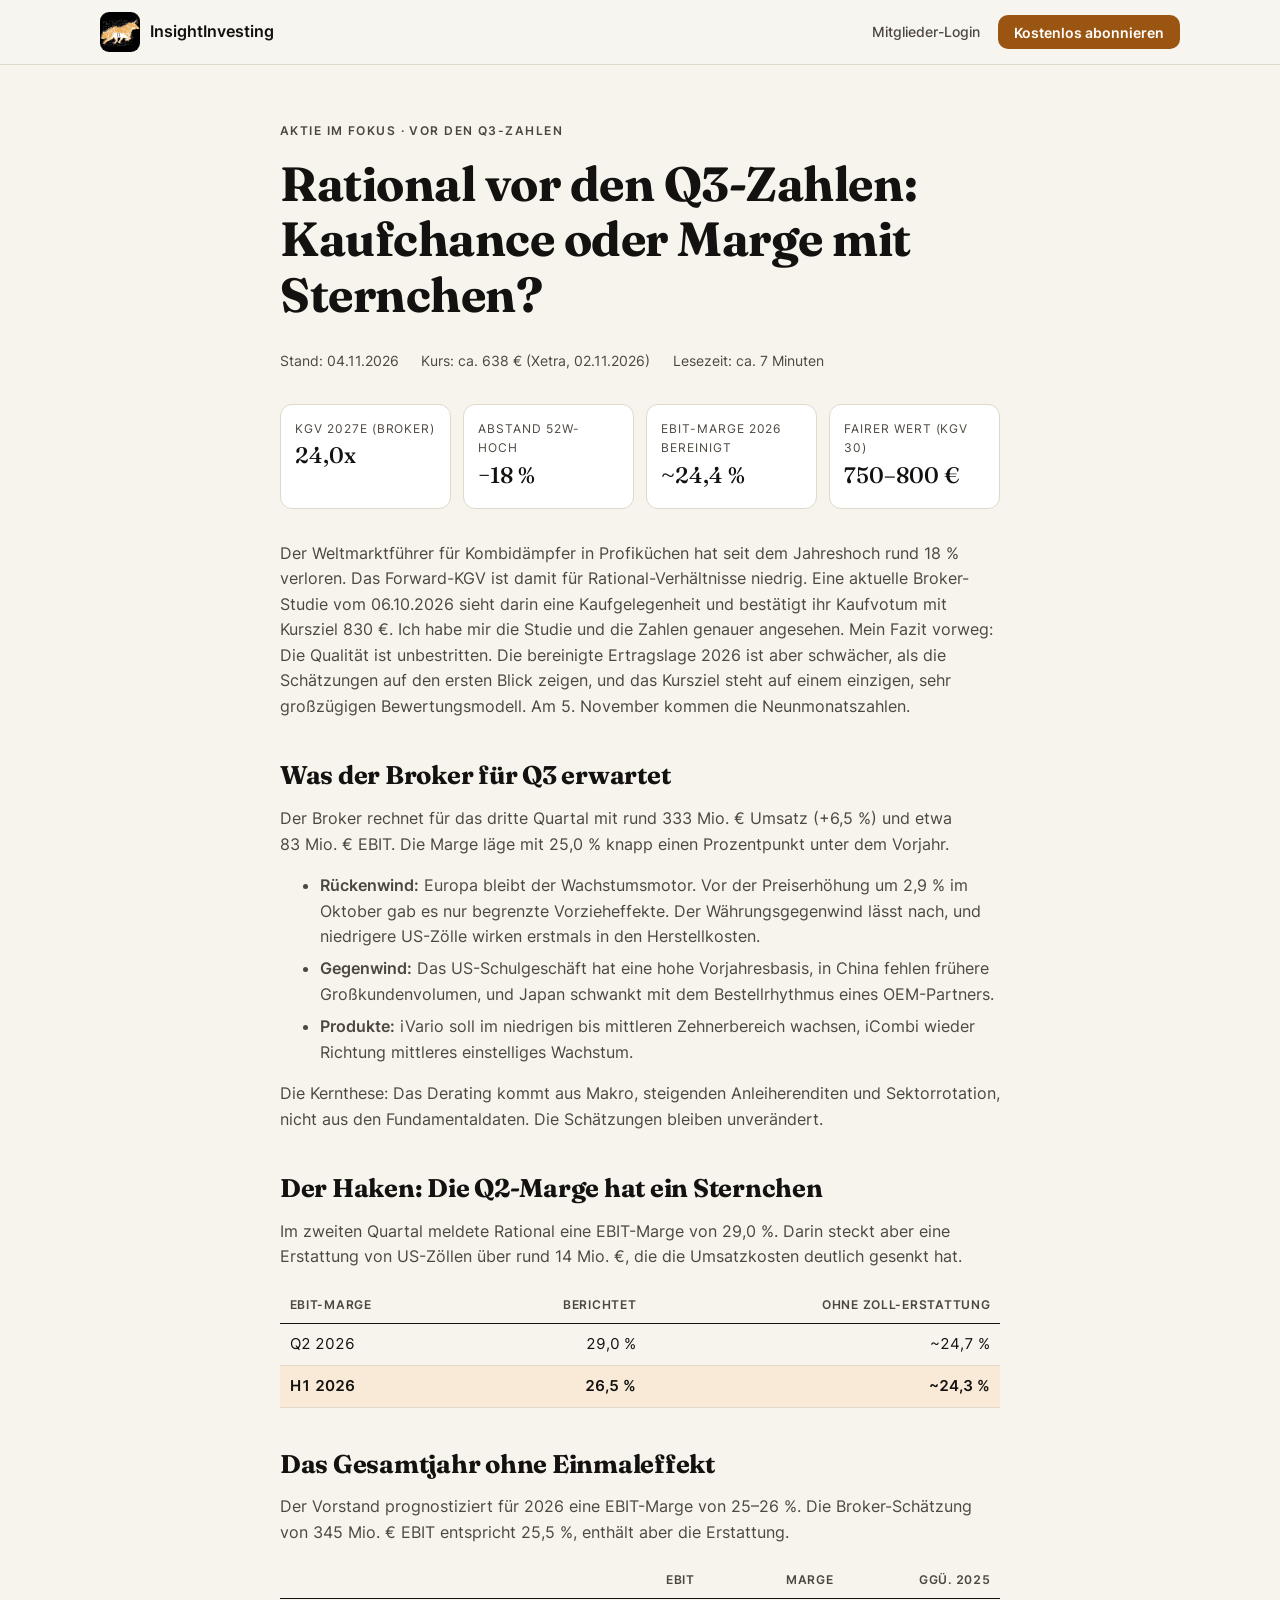
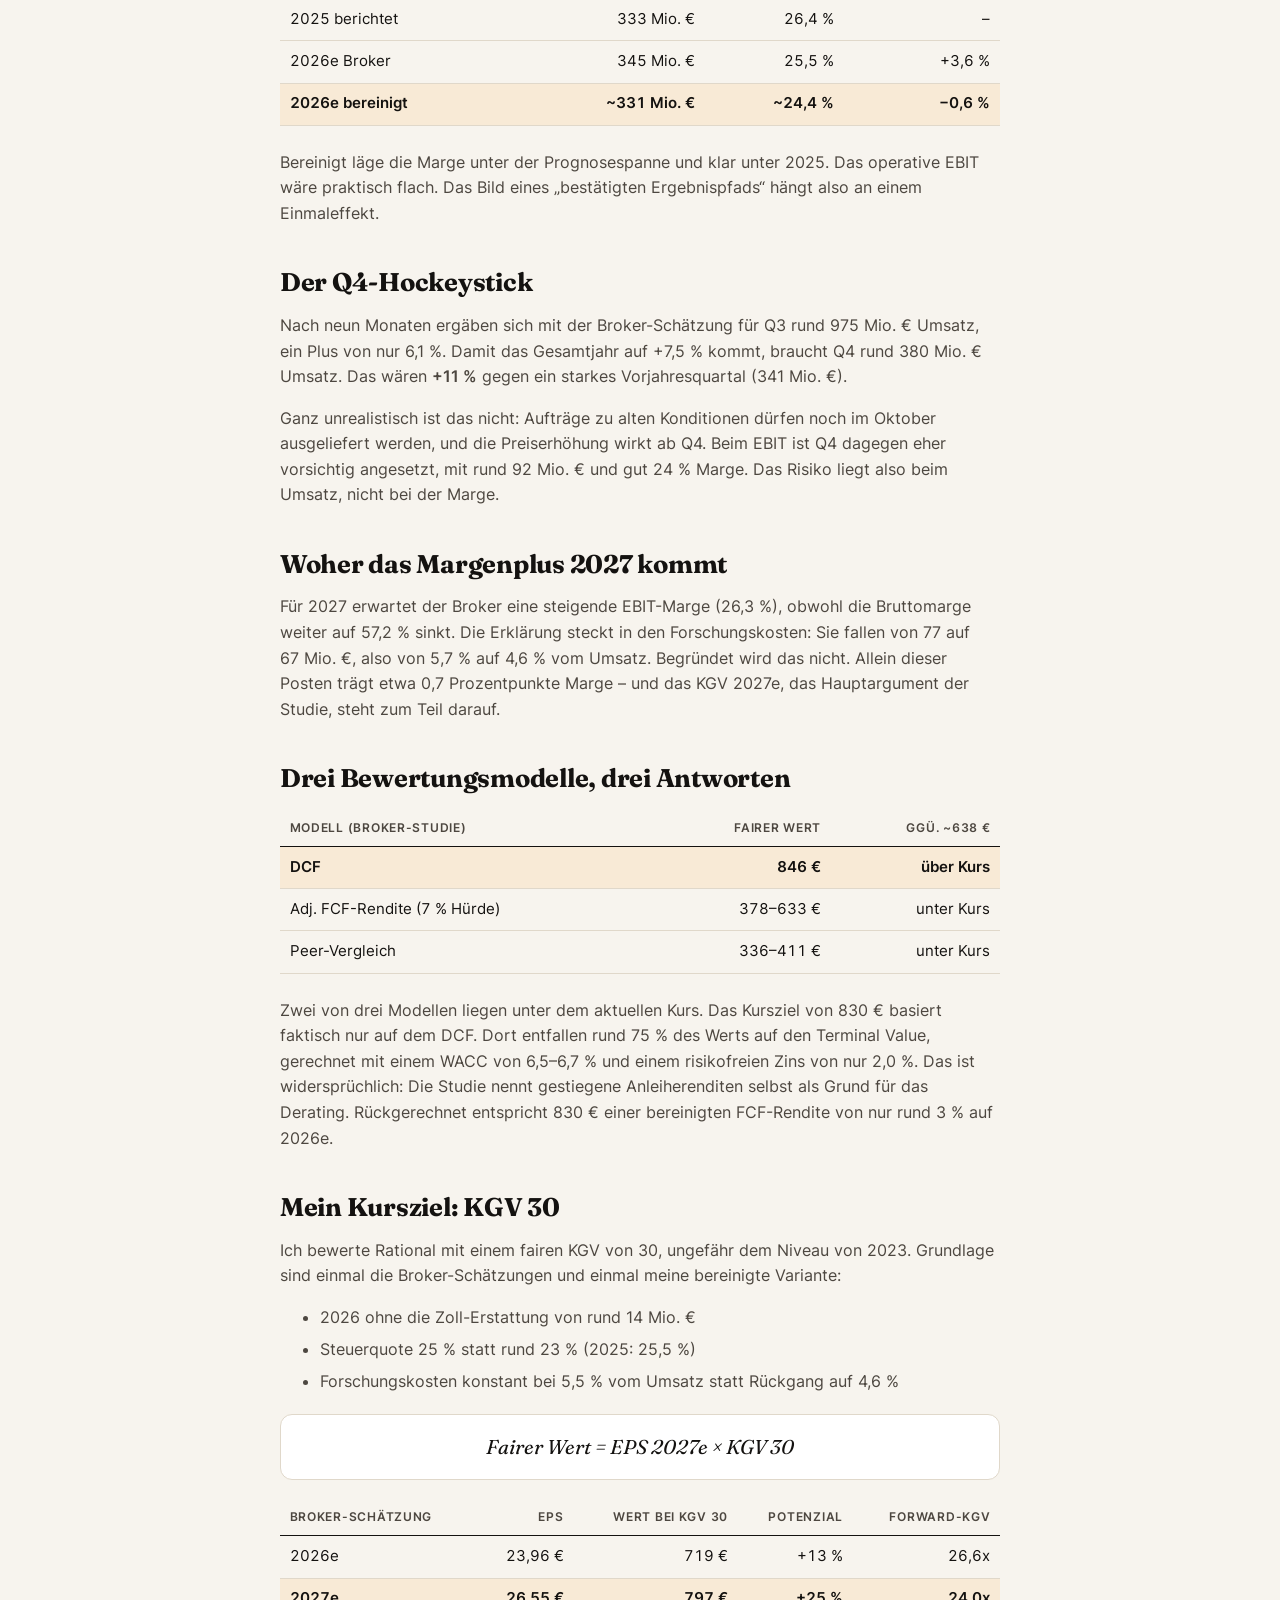
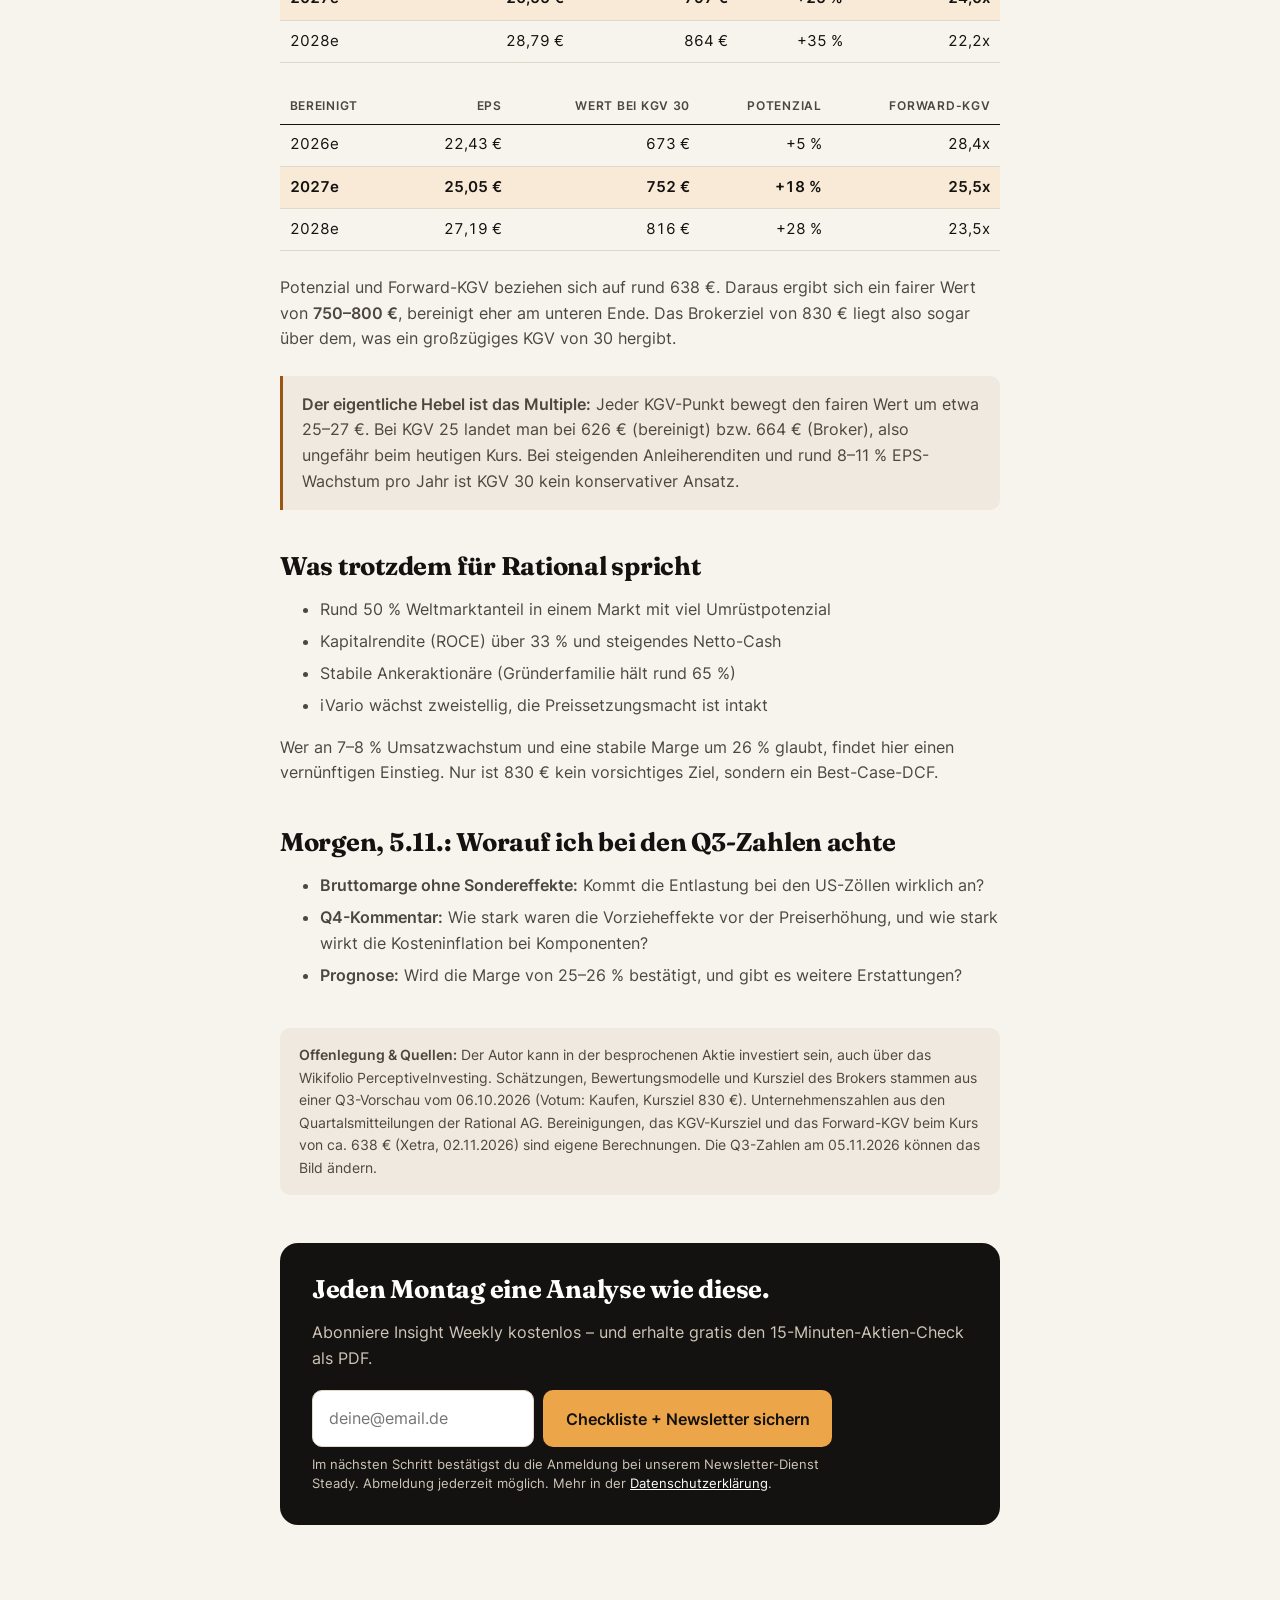
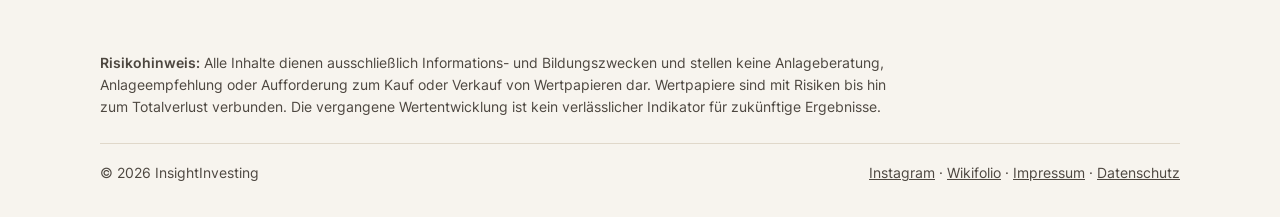
<file: rational-q3-2026.html>
<!doctype html>
<html lang="de">
<head>
<meta charset="utf-8">
<meta name="viewport" content="width=device-width, initial-scale=1">
<title>Rational Aktie vor Q3 2026: Analyse &amp; Kursziel – InsightInvesting</title>
<meta name="description" content="Rational ist 18 % unter dem Hoch, der Broker sieht 830 €. Warum die bereinigte Marge 2026 schwächer ist und was ein faires KGV von 30 wirklich hergibt.">
<meta property="og:title" content="Rational vor den Q3-Zahlen: Kaufchance oder Marge mit Sternchen?">
<meta property="og:description" content="29 % Marge mit Sternchen, ein Q4-Hockeystick und drei Bewertungsmodelle mit drei Antworten – plus mein Kursziel auf KGV-Basis.">
<meta property="og:type" content="article">
<meta property="og:image" content="https://www.perceptiveinvesting.com/img/og.jpg">
<meta property="og:url" content="https://www.perceptiveinvesting.com/rational-q3-2026.html">
<link rel="canonical" href="https://www.perceptiveinvesting.com/rational-q3-2026.html">
<link rel="icon" type="image/png" href="img/favicon.png">
<link rel="stylesheet" href="style.css">
<script type="application/ld+json">
{
  "@context": "https://schema.org",
  "@type": "Article",
  "headline": "Rational vor den Q3-Zahlen: Kaufchance oder Marge mit Sternchen?",
  "description": "Rational ist 18 % unter dem Hoch, der Broker sieht 830 €. Warum die bereinigte Marge 2026 schwächer ist und was ein faires KGV von 30 wirklich hergibt.",
  "datePublished": "2026-11-04",
  "dateModified": "2026-11-04",
  "inLanguage": "de",
  "image": "https://www.perceptiveinvesting.com/img/og.jpg",
  "mainEntityOfPage": "https://www.perceptiveinvesting.com/rational-q3-2026.html",
  "author": {
    "@type": "Organization",
    "name": "InsightInvesting",
    "url": "https://www.perceptiveinvesting.com/"
  },
  "publisher": {
    "@type": "Organization",
    "name": "InsightInvesting",
    "logo": {
      "@type": "ImageObject",
      "url": "https://www.perceptiveinvesting.com/img/logo.jpg"
    }
  }
}
</script>
<style>
  .article { padding: 56px 0 80px; }
  .article h1 { font-size: clamp(2rem, 4.5vw, 3rem); }
  .article h2 { font-size: 1.6rem; max-width: none; margin-top: 2.6rem; }
  .article p, .article li { color: var(--ink-soft); }
  .article li { margin-bottom: .4rem; }
  .meta { display: flex; flex-wrap: wrap; gap: .5rem 1.4rem; font-size: .85rem; color: var(--ink-soft); margin-bottom: 2rem; }
  .facts { display: grid; grid-template-columns: repeat(4, 1fr); gap: 12px; margin: 1.5rem 0 2rem; }
  .facts div { background: var(--card); border: 1px solid var(--line); border-radius: 12px; padding: 14px; }
  .facts span { display: block; font-size: .75rem; text-transform: uppercase; letter-spacing: .08em; color: var(--ink-soft); }
  .facts strong { font-family: "Fraunces", serif; font-size: 1.4rem; font-weight: 500; }
  .table-wrap { overflow-x: auto; margin: 1rem 0 1.5rem; }
  table { width: 100%; border-collapse: collapse; font-size: .92rem; min-width: 520px; }
  th, td { text-align: right; padding: .55rem .6rem; border-bottom: 1px solid var(--line); }
  th:first-child, td:first-child { text-align: left; }
  th { font-size: .75rem; text-transform: uppercase; letter-spacing: .06em; color: var(--ink-soft); border-bottom: 1.5px solid var(--ink); }
  tr.hl td { background: #f8ead6; font-weight: 600; color: var(--ink); }
  .formula { font-family: "Fraunces", serif; font-style: italic; font-size: 1.25rem; text-align: center; padding: 1rem; margin: 1.2rem 0; background: var(--card); border: 1px solid var(--line); border-radius: 12px; color: var(--ink); }
  .calc { font-variant-numeric: tabular-nums; }
  .box { background: var(--bg-alt); border-left: 3px solid var(--accent); border-radius: 0 10px 10px 0; padding: 1rem 1.2rem; margin: 1.5rem 0; }
  .box p { margin: 0; }
  .disclosure { background: var(--bg-alt); border-radius: 10px; padding: 1rem 1.2rem; font-size: .88rem; margin-top: 2.5rem; }
  .disclosure p { margin: 0; }
  .end-cta { background: var(--ink); color: #ece6dc; border-radius: 18px; padding: 32px; margin-top: 3rem; }
  .end-cta h2 { color: #fff; margin-top: 0; }
  .end-cta p { color: #cfc6b8; }
  .paywall { position: relative; background: var(--card); border: 1px solid var(--line); border-radius: 18px; padding: 28px; margin: 2.5rem 0 0; overflow: hidden; }
  .paywall .locked { filter: blur(5px); user-select: none; pointer-events: none; opacity: .55; margin-bottom: 1.4rem; }
  .paywall h2 { margin-top: 0; }
  .paywall ul { margin-bottom: 1.4rem; }
  .paywall .btn { margin-right: .6rem; }
  @media (max-width: 700px) { .facts { grid-template-columns: 1fr 1fr; } }
</style>
</head>
<body>

<header class="nav">
  <div class="wrap nav-inner">
    <a href="index.html" class="logo"><img src="img/logo-mark.png" alt="InsightInvesting Logo" class="logo-mark" width="40" height="40"> InsightInvesting</a>
    <div class="nav-actions">
      <a href="https://steady.page/de/log_in?publication=insight2investing" class="nav-login" target="_blank" rel="noopener">Mitglieder-Login</a>
      <a href="index.html#anmelden" class="btn btn-small">Kostenlos abonnieren</a>
    </div>
  </div>
</header>

<main class="article">
  <div class="wrap narrow">
    <p class="eyebrow">Aktie im Fokus · Vor den Q3-Zahlen</p>
    <h1>Rational vor den Q3-Zahlen: Kaufchance oder Marge mit Sternchen?</h1>
    <div class="meta">
      <span>Stand: 04.11.2026</span>
      <span>Kurs: ca. 638&nbsp;€ (Xetra, 02.11.2026)</span>
      <span>Lesezeit: ca. 7 Minuten</span>
    </div>

    <div class="facts">
      <div><span>KGV 2027e (Broker)</span><strong>24,0x</strong></div>
      <div><span>Abstand 52W-Hoch</span><strong>−18 %</strong></div>
      <div><span>EBIT-Marge 2026 bereinigt</span><strong>~24,4 %</strong></div>
      <div><span>Fairer Wert (KGV 30)</span><strong>750–800 €</strong></div>
    </div>

    <p>Der Weltmarktführer für Kombidämpfer in Profiküchen hat seit dem Jahreshoch rund 18&nbsp;% verloren. Das Forward-KGV ist damit für Rational-Verhältnisse niedrig. Eine aktuelle Broker-Studie vom 06.10.2026 sieht darin eine Kaufgelegenheit und bestätigt ihr Kaufvotum mit Kursziel 830&nbsp;€. Ich habe mir die Studie und die Zahlen genauer angesehen. Mein Fazit vorweg: Die Qualität ist unbestritten. Die bereinigte Ertragslage 2026 ist aber schwächer, als die Schätzungen auf den ersten Blick zeigen, und das Kursziel steht auf einem einzigen, sehr großzügigen Bewertungsmodell. Am 5. November kommen die Neunmonatszahlen.</p>

    <h2>Was der Broker für Q3 erwartet</h2>
    <p>Der Broker rechnet für das dritte Quartal mit rund 333&nbsp;Mio.&nbsp;€ Umsatz (+6,5&nbsp;%) und etwa 83&nbsp;Mio.&nbsp;€ EBIT. Die Marge läge mit 25,0&nbsp;% knapp einen Prozentpunkt unter dem Vorjahr.</p>
    <ul>
      <li><strong>Rückenwind:</strong> Europa bleibt der Wachstumsmotor. Vor der Preiserhöhung um 2,9&nbsp;% im Oktober gab es nur begrenzte Vorzieheffekte. Der Währungsgegenwind lässt nach, und niedrigere US-Zölle wirken erstmals in den Herstellkosten.</li>
      <li><strong>Gegenwind:</strong> Das US-Schulgeschäft hat eine hohe Vorjahresbasis, in China fehlen frühere Großkundenvolumen, und Japan schwankt mit dem Bestellrhythmus eines OEM-Partners.</li>
      <li><strong>Produkte:</strong> iVario soll im niedrigen bis mittleren Zehnerbereich wachsen, iCombi wieder Richtung mittleres einstelliges Wachstum.</li>
    </ul>
    <p>Die Kernthese: Das Derating kommt aus Makro, steigenden Anleiherenditen und Sektorrotation, nicht aus den Fundamentaldaten. Die Schätzungen bleiben unverändert.</p>

    <h2>Der Haken: Die Q2-Marge hat ein Sternchen</h2>
    <p>Im zweiten Quartal meldete Rational eine EBIT-Marge von 29,0&nbsp;%. Darin steckt aber eine Erstattung von US-Zöllen über rund 14&nbsp;Mio.&nbsp;€, die die Umsatzkosten deutlich gesenkt hat.</p>
    <div class="table-wrap">
      <table class="calc">
        <thead><tr><th>EBIT-Marge</th><th>Berichtet</th><th>Ohne Zoll-Erstattung</th></tr></thead>
        <tbody>
          <tr><td>Q2 2026</td><td>29,0 %</td><td>~24,7 %</td></tr>
          <tr class="hl"><td>H1 2026</td><td>26,5 %</td><td>~24,3 %</td></tr>
        </tbody>
      </table>
    </div>

    <h2>Das Gesamtjahr ohne Einmaleffekt</h2>
    <p>Der Vorstand prognostiziert für 2026 eine EBIT-Marge von 25–26&nbsp;%. Die Broker-Schätzung von 345&nbsp;Mio.&nbsp;€ EBIT entspricht 25,5&nbsp;%, enthält aber die Erstattung.</p>
    <div class="table-wrap">
      <table class="calc">
        <thead><tr><th></th><th>EBIT</th><th>Marge</th><th>ggü. 2025</th></tr></thead>
        <tbody>
          <tr><td>2025 berichtet</td><td>333 Mio. €</td><td>26,4 %</td><td>–</td></tr>
          <tr><td>2026e Broker</td><td>345 Mio. €</td><td>25,5 %</td><td>+3,6 %</td></tr>
          <tr class="hl"><td>2026e bereinigt</td><td>~331 Mio. €</td><td>~24,4 %</td><td>−0,6 %</td></tr>
        </tbody>
      </table>
    </div>
    <p>Bereinigt läge die Marge unter der Prognosespanne und klar unter 2025. Das operative EBIT wäre praktisch flach. Das Bild eines „bestätigten Ergebnispfads“ hängt also an einem Einmaleffekt.</p>

    <h2>Der Q4-Hockeystick</h2>
    <p>Nach neun Monaten ergäben sich mit der Broker-Schätzung für Q3 rund 975&nbsp;Mio.&nbsp;€ Umsatz, ein Plus von nur 6,1&nbsp;%. Damit das Gesamtjahr auf +7,5&nbsp;% kommt, braucht Q4 rund 380&nbsp;Mio.&nbsp;€ Umsatz. Das wären <strong>+11&nbsp;%</strong> gegen ein starkes Vorjahresquartal (341&nbsp;Mio.&nbsp;€).</p>
    <p>Ganz unrealistisch ist das nicht: Aufträge zu alten Konditionen dürfen noch im Oktober ausgeliefert werden, und die Preiserhöhung wirkt ab Q4. Beim EBIT ist Q4 dagegen eher vorsichtig angesetzt, mit rund 92&nbsp;Mio.&nbsp;€ und gut 24&nbsp;% Marge. Das Risiko liegt also beim Umsatz, nicht bei der Marge.</p>

    <h2>Woher das Margenplus 2027 kommt</h2>
    <p>Für 2027 erwartet der Broker eine steigende EBIT-Marge (26,3&nbsp;%), obwohl die Bruttomarge weiter auf 57,2&nbsp;% sinkt. Die Erklärung steckt in den Forschungskosten: Sie fallen von 77 auf 67&nbsp;Mio.&nbsp;€, also von 5,7&nbsp;% auf 4,6&nbsp;% vom Umsatz. Begründet wird das nicht. Allein dieser Posten trägt etwa 0,7 Prozentpunkte Marge – und das KGV 2027e, das Hauptargument der Studie, steht zum Teil darauf.</p>

    <h2>Drei Bewertungsmodelle, drei Antworten</h2>
    <div class="table-wrap">
      <table class="calc">
        <thead><tr><th>Modell (Broker-Studie)</th><th>Fairer Wert</th><th>ggü. ~638 €</th></tr></thead>
        <tbody>
          <tr class="hl"><td>DCF</td><td>846 €</td><td>über Kurs</td></tr>
          <tr><td>Adj. FCF-Rendite (7 % Hürde)</td><td>378–633 €</td><td>unter Kurs</td></tr>
          <tr><td>Peer-Vergleich</td><td>336–411 €</td><td>unter Kurs</td></tr>
        </tbody>
      </table>
    </div>
    <p>Zwei von drei Modellen liegen unter dem aktuellen Kurs. Das Kursziel von 830&nbsp;€ basiert faktisch nur auf dem DCF. Dort entfallen rund 75&nbsp;% des Werts auf den Terminal Value, gerechnet mit einem WACC von 6,5–6,7&nbsp;% und einem risikofreien Zins von nur 2,0&nbsp;%. Das ist widersprüchlich: Die Studie nennt gestiegene Anleiherenditen selbst als Grund für das Derating. Rückgerechnet entspricht 830&nbsp;€ einer bereinigten FCF-Rendite von nur rund 3&nbsp;% auf 2026e.</p>

    <h2>Mein Kursziel: KGV 30</h2>
    <p>Ich bewerte Rational mit einem fairen KGV von 30, ungefähr dem Niveau von 2023. Grundlage sind einmal die Broker-Schätzungen und einmal meine bereinigte Variante:</p>
    <ul>
      <li>2026 ohne die Zoll-Erstattung von rund 14&nbsp;Mio.&nbsp;€</li>
      <li>Steuerquote 25&nbsp;% statt rund 23&nbsp;% (2025: 25,5&nbsp;%)</li>
      <li>Forschungskosten konstant bei 5,5&nbsp;% vom Umsatz statt Rückgang auf 4,6&nbsp;%</li>
    </ul>
    <div class="formula">Fairer Wert = EPS 2027e × KGV 30</div>
    <div class="table-wrap">
      <table class="calc">
        <thead><tr><th>Broker-Schätzung</th><th>EPS</th><th>Wert bei KGV 30</th><th>Potenzial</th><th>Forward-KGV</th></tr></thead>
        <tbody>
          <tr><td>2026e</td><td>23,96 €</td><td>719 €</td><td>+13 %</td><td>26,6x</td></tr>
          <tr class="hl"><td>2027e</td><td>26,55 €</td><td>797 €</td><td>+25 %</td><td>24,0x</td></tr>
          <tr><td>2028e</td><td>28,79 €</td><td>864 €</td><td>+35 %</td><td>22,2x</td></tr>
        </tbody>
      </table>
    </div>
    <div class="table-wrap">
      <table class="calc">
        <thead><tr><th>Bereinigt</th><th>EPS</th><th>Wert bei KGV 30</th><th>Potenzial</th><th>Forward-KGV</th></tr></thead>
        <tbody>
          <tr><td>2026e</td><td>22,43 €</td><td>673 €</td><td>+5 %</td><td>28,4x</td></tr>
          <tr class="hl"><td>2027e</td><td>25,05 €</td><td>752 €</td><td>+18 %</td><td>25,5x</td></tr>
          <tr><td>2028e</td><td>27,19 €</td><td>816 €</td><td>+28 %</td><td>23,5x</td></tr>
        </tbody>
      </table>
    </div>
    <p>Potenzial und Forward-KGV beziehen sich auf rund 638&nbsp;€. Daraus ergibt sich ein fairer Wert von <strong>750–800&nbsp;€</strong>, bereinigt eher am unteren Ende. Das Brokerziel von 830&nbsp;€ liegt also sogar über dem, was ein großzügiges KGV von 30 hergibt.</p>
    <div class="box"><p><strong>Der eigentliche Hebel ist das Multiple:</strong> Jeder KGV-Punkt bewegt den fairen Wert um etwa 25–27&nbsp;€. Bei KGV 25 landet man bei 626&nbsp;€ (bereinigt) bzw. 664&nbsp;€ (Broker), also ungefähr beim heutigen Kurs. Bei steigenden Anleiherenditen und rund 8–11&nbsp;% EPS-Wachstum pro Jahr ist KGV 30 kein konservativer Ansatz.</p></div>

    <h2>Was trotzdem für Rational spricht</h2>
    <ul>
      <li>Rund 50&nbsp;% Weltmarktanteil in einem Markt mit viel Umrüstpotenzial</li>
      <li>Kapitalrendite (ROCE) über 33&nbsp;% und steigendes Netto-Cash</li>
      <li>Stabile Ankeraktionäre (Gründerfamilie hält rund 65&nbsp;%)</li>
      <li>iVario wächst zweistellig, die Preissetzungsmacht ist intakt</li>
    </ul>
    <p>Wer an 7–8&nbsp;% Umsatzwachstum und eine stabile Marge um 26&nbsp;% glaubt, findet hier einen vernünftigen Einstieg. Nur ist 830&nbsp;€ kein vorsichtiges Ziel, sondern ein Best-Case-DCF.</p>

    <h2>Morgen, 5.11.: Worauf ich bei den Q3-Zahlen achte</h2>
    <ul>
      <li><strong>Bruttomarge ohne Sondereffekte:</strong> Kommt die Entlastung bei den US-Zöllen wirklich an?</li>
      <li><strong>Q4-Kommentar:</strong> Wie stark waren die Vorzieheffekte vor der Preiserhöhung, und wie stark wirkt die Kosteninflation bei Komponenten?</li>
      <li><strong>Prognose:</strong> Wird die Marge von 25–26&nbsp;% bestätigt, und gibt es weitere Erstattungen?</li>
    </ul>

    <div class="disclosure">
      <p><strong>Offenlegung &amp; Quellen:</strong> Der Autor kann in der besprochenen Aktie investiert sein, auch über das Wikifolio PerceptiveInvesting. Schätzungen, Bewertungsmodelle und Kursziel des Brokers stammen aus einer Q3-Vorschau vom 06.10.2026 (Votum: Kaufen, Kursziel 830&nbsp;€). Unternehmenszahlen aus den Quartalsmitteilungen der Rational AG. Bereinigungen, das KGV-Kursziel und das Forward-KGV beim Kurs von ca. 638&nbsp;€ (Xetra, 02.11.2026) sind eigene Berechnungen. Die Q3-Zahlen am 05.11.2026 können das Bild ändern.</p>
    </div>

    <div class="end-cta">
      <h2>Jeden Montag eine Analyse wie diese.</h2>
      <p>Abonniere Insight Weekly kostenlos – und erhalte gratis den 15-Minuten-Aktien-Check als PDF.</p>
      <form class="signup" action="https://steady.page/de/insight2investing/newsletter/sign_up" method="get">
        <label class="sr-only" for="email-end">E-Mail-Adresse</label>
        <input id="email-end" type="email" name="email" placeholder="deine@email.de" required autocomplete="email">
        <button type="submit" class="btn btn-light">Checkliste + Newsletter sichern</button>
        <p class="consent">Im nächsten Schritt bestätigst du die Anmeldung bei unserem Newsletter-Dienst Steady. Abmeldung jederzeit möglich. Mehr in der <a href="datenschutz.html">Datenschutzerklärung</a>.</p>
      </form>
    </div>
  </div>
</main>

<footer class="footer">
  <div class="wrap">
    <p class="disclaimer"><strong>Risikohinweis:</strong> Alle Inhalte dienen ausschließlich Informations- und Bildungszwecken und stellen keine Anlageberatung, Anlageempfehlung oder Aufforderung zum Kauf oder Verkauf von Wertpapieren dar. Wertpapiere sind mit Risiken bis hin zum Totalverlust verbunden. Die vergangene Wertentwicklung ist kein verlässlicher Indikator für zukünftige Ergebnisse.</p>
    <div class="footer-bottom">
      <span>© <span data-year></span> InsightInvesting</span>
      <span><a href="https://www.instagram.com/insight2investing/" target="_blank" rel="noopener">Instagram</a> · <a href="https://www.wikifolio.com/de/de/w/wfinsighti" target="_blank" rel="noopener">Wikifolio</a> · <a href="impressum.html">Impressum</a> · <a href="datenschutz.html">Datenschutz</a></span>
    </div>
  </div>
</footer>
<script>document.querySelector('[data-year]').textContent = new Date().getFullYear();</script>
</body>
</html>
</file>
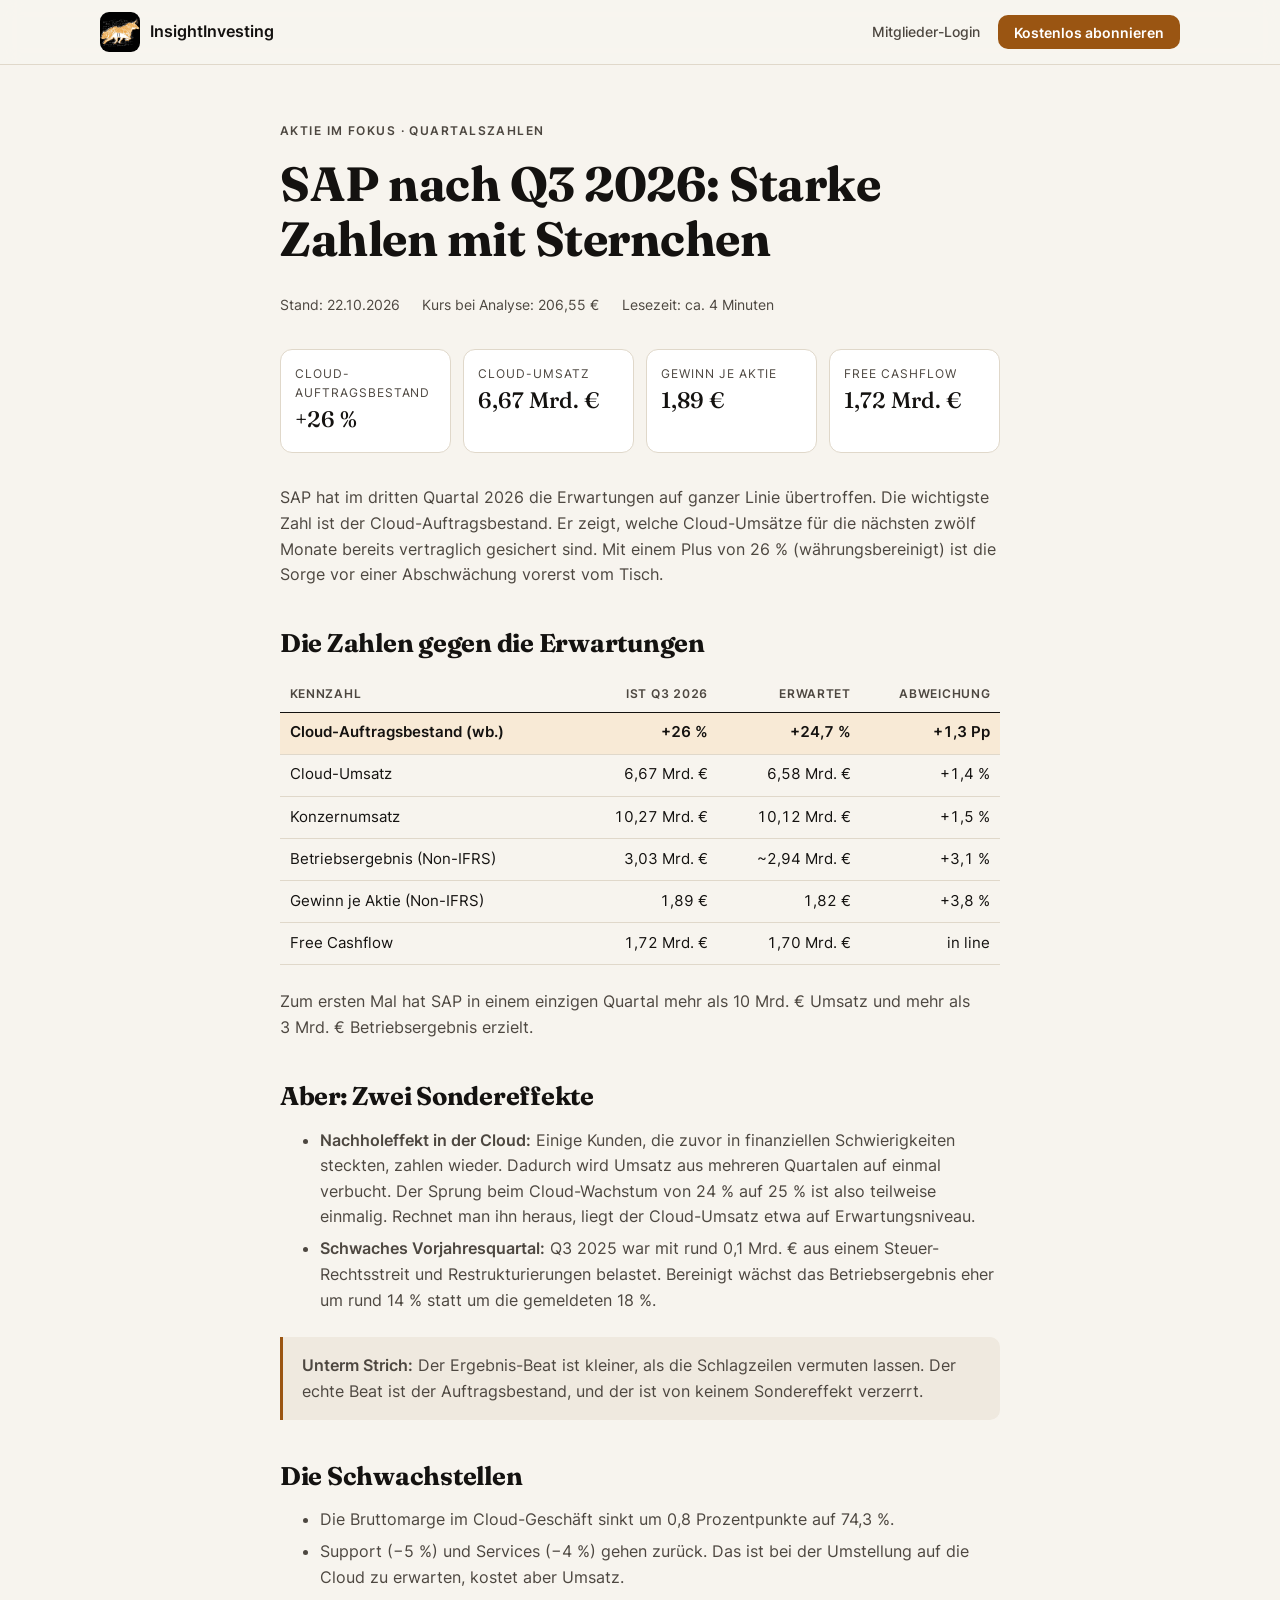
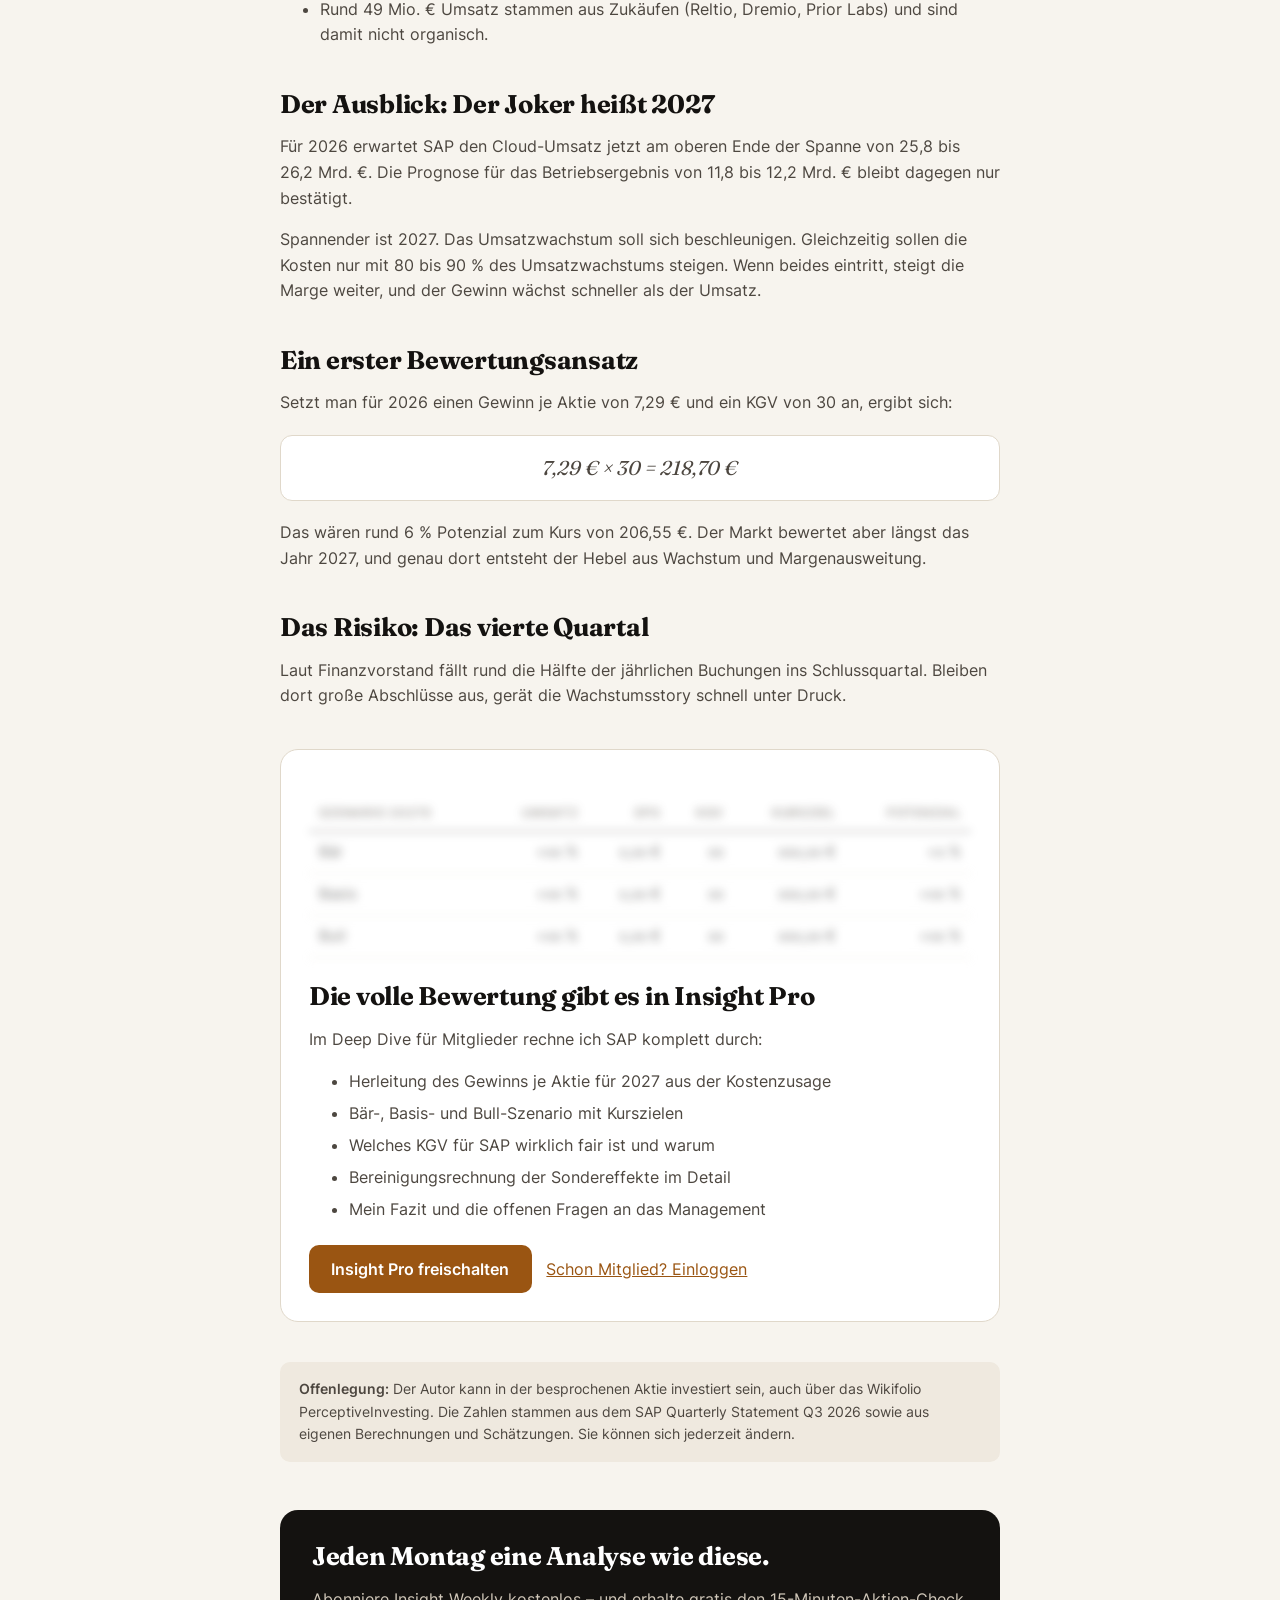
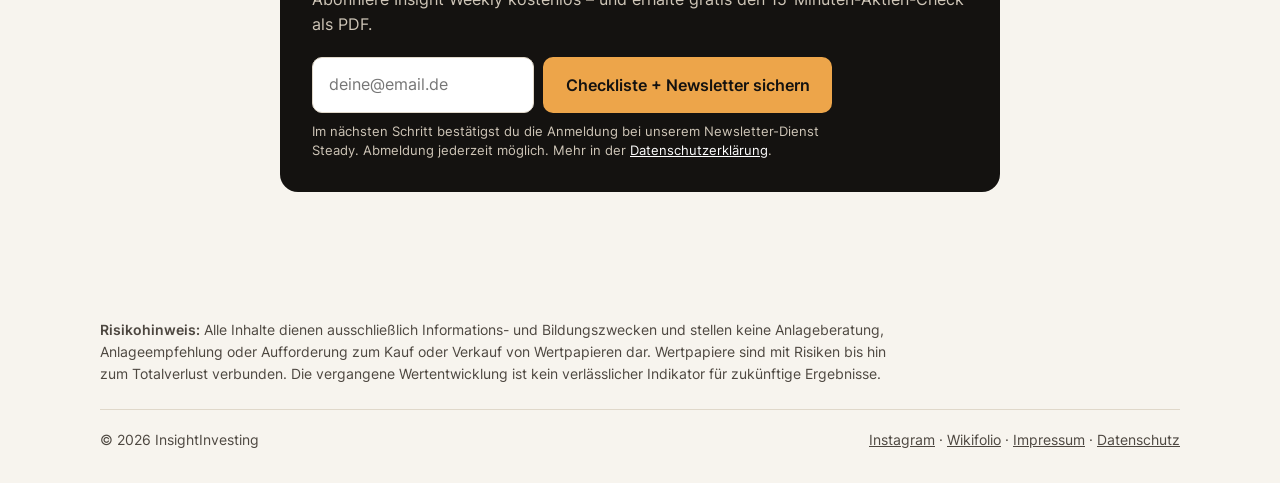
<file: sap-q3-2026.html>
<!doctype html>
<html lang="de">
<head>
<meta charset="utf-8">
<meta name="viewport" content="width=device-width, initial-scale=1">
<title>SAP Aktie nach Q3 2026: Zahlen, Sondereffekte, Bewertung – InsightInvesting</title>
<meta name="description" content="SAP schlägt im dritten Quartal 2026 die Erwartungen. Was wirklich dahintersteckt, welche Sondereffekte man herausrechnen muss und was der Ausblick 2027 bedeutet.">
<meta property="og:title" content="SAP nach Q3 2026: Starke Zahlen mit Sternchen">
<meta property="og:description" content="Cloud-Auftragsbestand über Erwartung, zwei Sondereffekte, Rückenwind für 2027.">
<meta property="og:type" content="article">
<meta property="og:image" content="https://www.perceptiveinvesting.com/img/og.jpg">
<meta property="og:url" content="https://www.perceptiveinvesting.com/sap-q3-2026.html">
<link rel="canonical" href="https://www.perceptiveinvesting.com/sap-q3-2026.html">
<link rel="icon" type="image/png" href="img/favicon.png">
<link rel="stylesheet" href="style.css">
<script type="application/ld+json">
{
  "@context": "https://schema.org",
  "@type": "Article",
  "headline": "SAP nach Q3 2026: Starke Zahlen mit Sternchen",
  "description": "SAP schlägt im dritten Quartal 2026 die Erwartungen. Was wirklich dahintersteckt, welche Sondereffekte man herausrechnen muss und was der Ausblick 2027 bedeutet.",
  "datePublished": "2026-10-22",
  "dateModified": "2026-10-22",
  "inLanguage": "de",
  "image": "https://www.perceptiveinvesting.com/img/og.jpg",
  "mainEntityOfPage": "https://www.perceptiveinvesting.com/sap-q3-2026.html",
  "author": {
    "@type": "Organization",
    "name": "InsightInvesting",
    "url": "https://www.perceptiveinvesting.com/"
  },
  "publisher": {
    "@type": "Organization",
    "name": "InsightInvesting",
    "logo": {
      "@type": "ImageObject",
      "url": "https://www.perceptiveinvesting.com/img/logo.jpg"
    }
  }
}
</script>
<style>
  .article { padding: 56px 0 80px; }
  .article h1 { font-size: clamp(2rem, 4.5vw, 3rem); }
  .article h2 { font-size: 1.6rem; max-width: none; margin-top: 2.6rem; }
  .article p, .article li { color: var(--ink-soft); }
  .article li { margin-bottom: .4rem; }
  .meta { display: flex; flex-wrap: wrap; gap: .5rem 1.4rem; font-size: .85rem; color: var(--ink-soft); margin-bottom: 2rem; }
  .facts { display: grid; grid-template-columns: repeat(4, 1fr); gap: 12px; margin: 1.5rem 0 2rem; }
  .facts div { background: var(--card); border: 1px solid var(--line); border-radius: 12px; padding: 14px; }
  .facts span { display: block; font-size: .75rem; text-transform: uppercase; letter-spacing: .08em; color: var(--ink-soft); }
  .facts strong { font-family: "Fraunces", serif; font-size: 1.4rem; font-weight: 500; }
  .table-wrap { overflow-x: auto; margin: 1rem 0 1.5rem; }
  table { width: 100%; border-collapse: collapse; font-size: .92rem; min-width: 520px; }
  th, td { text-align: right; padding: .55rem .6rem; border-bottom: 1px solid var(--line); }
  th:first-child, td:first-child { text-align: left; }
  th { font-size: .75rem; text-transform: uppercase; letter-spacing: .06em; color: var(--ink-soft); border-bottom: 1.5px solid var(--ink); }
  tr.hl td { background: #f8ead6; font-weight: 600; color: var(--ink); }
  .formula { font-family: "Fraunces", serif; font-style: italic; font-size: 1.25rem; text-align: center; padding: 1rem; margin: 1.2rem 0; background: var(--card); border: 1px solid var(--line); border-radius: 12px; color: var(--ink); }
  .calc { font-variant-numeric: tabular-nums; }
  .box { background: var(--bg-alt); border-left: 3px solid var(--accent); border-radius: 0 10px 10px 0; padding: 1rem 1.2rem; margin: 1.5rem 0; }
  .box p { margin: 0; }
  .disclosure { background: var(--bg-alt); border-radius: 10px; padding: 1rem 1.2rem; font-size: .88rem; margin-top: 2.5rem; }
  .disclosure p { margin: 0; }
  .end-cta { background: var(--ink); color: #ece6dc; border-radius: 18px; padding: 32px; margin-top: 3rem; }
  .end-cta h2 { color: #fff; margin-top: 0; }
  .end-cta p { color: #cfc6b8; }
  .paywall { position: relative; background: var(--card); border: 1px solid var(--line); border-radius: 18px; padding: 28px; margin: 2.5rem 0 0; overflow: hidden; }
  .paywall .locked { filter: blur(5px); user-select: none; pointer-events: none; opacity: .55; margin-bottom: 1.4rem; }
  .paywall h2 { margin-top: 0; }
  .paywall ul { margin-bottom: 1.4rem; }
  .paywall .btn { margin-right: .6rem; }
  @media (max-width: 700px) { .facts { grid-template-columns: 1fr 1fr; } }
</style>
</head>
<body>

<header class="nav">
  <div class="wrap nav-inner">
    <a href="index.html" class="logo"><img src="img/logo-mark.png" alt="InsightInvesting Logo" class="logo-mark" width="40" height="40"> InsightInvesting</a>
    <div class="nav-actions">
      <a href="https://steady.page/de/log_in?publication=insight2investing" class="nav-login" target="_blank" rel="noopener">Mitglieder-Login</a>
      <a href="index.html#anmelden" class="btn btn-small">Kostenlos abonnieren</a>
    </div>
  </div>
</header>

<main class="article">
  <div class="wrap narrow">
    <p class="eyebrow">Aktie im Fokus · Quartalszahlen</p>
    <h1>SAP nach Q3 2026: Starke Zahlen mit Sternchen</h1>
    <div class="meta">
      <span>Stand: 22.10.2026</span>
      <span>Kurs bei Analyse: 206,55 €</span>
      <span>Lesezeit: ca. 4 Minuten</span>
    </div>

    <div class="facts">
      <div><span>Cloud-Auftragsbestand</span><strong>+26 %</strong></div>
      <div><span>Cloud-Umsatz</span><strong>6,67 Mrd. €</strong></div>
      <div><span>Gewinn je Aktie</span><strong>1,89 €</strong></div>
      <div><span>Free Cashflow</span><strong>1,72 Mrd. €</strong></div>
    </div>

    <p>SAP hat im dritten Quartal 2026 die Erwartungen auf ganzer Linie übertroffen. Die wichtigste Zahl ist der Cloud-Auftragsbestand. Er zeigt, welche Cloud-Umsätze für die nächsten zwölf Monate bereits vertraglich gesichert sind. Mit einem Plus von 26 % (währungsbereinigt) ist die Sorge vor einer Abschwächung vorerst vom Tisch.</p>

    <h2>Die Zahlen gegen die Erwartungen</h2>
    <div class="table-wrap">
      <table class="calc">
        <thead><tr><th>Kennzahl</th><th>Ist Q3 2026</th><th>Erwartet</th><th>Abweichung</th></tr></thead>
        <tbody>
          <tr class="hl"><td>Cloud-Auftragsbestand (wb.)</td><td>+26 %</td><td>+24,7 %</td><td>+1,3 Pp</td></tr>
          <tr><td>Cloud-Umsatz</td><td>6,67 Mrd. €</td><td>6,58 Mrd. €</td><td>+1,4 %</td></tr>
          <tr><td>Konzernumsatz</td><td>10,27 Mrd. €</td><td>10,12 Mrd. €</td><td>+1,5 %</td></tr>
          <tr><td>Betriebsergebnis (Non-IFRS)</td><td>3,03 Mrd. €</td><td>~2,94 Mrd. €</td><td>+3,1 %</td></tr>
          <tr><td>Gewinn je Aktie (Non-IFRS)</td><td>1,89 €</td><td>1,82 €</td><td>+3,8 %</td></tr>
          <tr><td>Free Cashflow</td><td>1,72 Mrd. €</td><td>1,70 Mrd. €</td><td>in line</td></tr>
        </tbody>
      </table>
    </div>
    <p>Zum ersten Mal hat SAP in einem einzigen Quartal mehr als 10&nbsp;Mrd.&nbsp;€ Umsatz und mehr als 3&nbsp;Mrd.&nbsp;€ Betriebsergebnis erzielt.</p>

    <h2>Aber: Zwei Sondereffekte</h2>
    <ul>
      <li><strong>Nachholeffekt in der Cloud:</strong> Einige Kunden, die zuvor in finanziellen Schwierigkeiten steckten, zahlen wieder. Dadurch wird Umsatz aus mehreren Quartalen auf einmal verbucht. Der Sprung beim Cloud-Wachstum von 24 % auf 25 % ist also teilweise einmalig. Rechnet man ihn heraus, liegt der Cloud-Umsatz etwa auf Erwartungsniveau.</li>
      <li><strong>Schwaches Vorjahresquartal:</strong> Q3 2025 war mit rund 0,1&nbsp;Mrd.&nbsp;€ aus einem Steuer-Rechtsstreit und Restrukturierungen belastet. Bereinigt wächst das Betriebsergebnis eher um rund 14 % statt um die gemeldeten 18 %.</li>
    </ul>
    <div class="box"><p><strong>Unterm Strich:</strong> Der Ergebnis-Beat ist kleiner, als die Schlagzeilen vermuten lassen. Der echte Beat ist der Auftragsbestand, und der ist von keinem Sondereffekt verzerrt.</p></div>

    <h2>Die Schwachstellen</h2>
    <ul>
      <li>Die Bruttomarge im Cloud-Geschäft sinkt um 0,8 Prozentpunkte auf 74,3 %.</li>
      <li>Support (−5 %) und Services (−4 %) gehen zurück. Das ist bei der Umstellung auf die Cloud zu erwarten, kostet aber Umsatz.</li>
      <li>Rund 49&nbsp;Mio.&nbsp;€ Umsatz stammen aus Zukäufen (Reltio, Dremio, Prior Labs) und sind damit nicht organisch.</li>
    </ul>

    <h2>Der Ausblick: Der Joker heißt 2027</h2>
    <p>Für 2026 erwartet SAP den Cloud-Umsatz jetzt am oberen Ende der Spanne von 25,8 bis 26,2&nbsp;Mrd.&nbsp;€. Die Prognose für das Betriebsergebnis von 11,8 bis 12,2&nbsp;Mrd.&nbsp;€ bleibt dagegen nur bestätigt.</p>
    <p>Spannender ist 2027. Das Umsatzwachstum soll sich beschleunigen. Gleichzeitig sollen die Kosten nur mit 80 bis 90 % des Umsatzwachstums steigen. Wenn beides eintritt, steigt die Marge weiter, und der Gewinn wächst schneller als der Umsatz.</p>

    <h2>Ein erster Bewertungsansatz</h2>
    <p>Setzt man für 2026 einen Gewinn je Aktie von 7,29&nbsp;€ und ein KGV von 30 an, ergibt sich:</p>
    <p class="formula">7,29 € × 30 = 218,70 €</p>
    <p>Das wären rund 6 % Potenzial zum Kurs von 206,55&nbsp;€. Der Markt bewertet aber längst das Jahr 2027, und genau dort entsteht der Hebel aus Wachstum und Margenausweitung.</p>

    <h2>Das Risiko: Das vierte Quartal</h2>
    <p>Laut Finanzvorstand fällt rund die Hälfte der jährlichen Buchungen ins Schlussquartal. Bleiben dort große Abschlüsse aus, gerät die Wachstumsstory schnell unter Druck.</p>

    <div class="paywall">
      <div class="locked" aria-hidden="true">
        <div class="table-wrap">
          <table class="calc">
            <thead><tr><th>Szenario 2027e</th><th>Umsatz</th><th>EPS</th><th>KGV</th><th>Kursziel</th><th>Potenzial</th></tr></thead>
            <tbody>
              <tr><td>Bär</td><td>+xx %</td><td>x,xx €</td><td>xx</td><td>xxx,xx €</td><td>+x %</td></tr>
              <tr><td>Basis</td><td>+xx %</td><td>x,xx €</td><td>xx</td><td>xxx,xx €</td><td>+xx %</td></tr>
              <tr><td>Bull</td><td>+xx %</td><td>x,xx €</td><td>xx</td><td>xxx,xx €</td><td>+xx %</td></tr>
            </tbody>
          </table>
        </div>
      </div>
      <h2>Die volle Bewertung gibt es in Insight Pro</h2>
      <p>Im Deep Dive für Mitglieder rechne ich SAP komplett durch:</p>
      <ul>
        <li>Herleitung des Gewinns je Aktie für 2027 aus der Kostenzusage</li>
        <li>Bär-, Basis- und Bull-Szenario mit Kurszielen</li>
        <li>Welches KGV für SAP wirklich fair ist und warum</li>
        <li>Bereinigungsrechnung der Sondereffekte im Detail</li>
        <li>Mein Fazit und die offenen Fragen an das Management</li>
      </ul>
      <a href="https://steady.page/de/plans/c7dfd9db-f340-4fb5-8647-b45d4585ee23" class="btn" target="_blank" rel="noopener">Insight Pro freischalten</a>
      <a href="https://steady.page/de/log_in?publication=insight2investing" target="_blank" rel="noopener">Schon Mitglied? Einloggen</a>
    </div>

    <div class="disclosure">
      <p><strong>Offenlegung:</strong> Der Autor kann in der besprochenen Aktie investiert sein, auch über das Wikifolio PerceptiveInvesting. Die Zahlen stammen aus dem SAP Quarterly Statement Q3 2026 sowie aus eigenen Berechnungen und Schätzungen. Sie können sich jederzeit ändern.</p>
    </div>

    <div class="end-cta">
      <h2>Jeden Montag eine Analyse wie diese.</h2>
      <p>Abonniere Insight Weekly kostenlos – und erhalte gratis den 15-Minuten-Aktien-Check als PDF.</p>
      <form class="signup" action="https://steady.page/de/insight2investing/newsletter/sign_up" method="get">
        <label class="sr-only" for="email-end">E-Mail-Adresse</label>
        <input id="email-end" type="email" name="email" placeholder="deine@email.de" required autocomplete="email">
        <button type="submit" class="btn btn-light">Checkliste + Newsletter sichern</button>
        <p class="consent">Im nächsten Schritt bestätigst du die Anmeldung bei unserem Newsletter-Dienst Steady. Abmeldung jederzeit möglich. Mehr in der <a href="datenschutz.html">Datenschutzerklärung</a>.</p>
      </form>
    </div>
  </div>
</main>

<footer class="footer">
  <div class="wrap">
    <p class="disclaimer"><strong>Risikohinweis:</strong> Alle Inhalte dienen ausschließlich Informations- und Bildungszwecken und stellen keine Anlageberatung, Anlageempfehlung oder Aufforderung zum Kauf oder Verkauf von Wertpapieren dar. Wertpapiere sind mit Risiken bis hin zum Totalverlust verbunden. Die vergangene Wertentwicklung ist kein verlässlicher Indikator für zukünftige Ergebnisse.</p>
    <div class="footer-bottom">
      <span>© <span data-year></span> InsightInvesting</span>
      <span><a href="https://www.instagram.com/insight2investing/" target="_blank" rel="noopener">Instagram</a> · <a href="https://www.wikifolio.com/de/de/w/wfinsighti" target="_blank" rel="noopener">Wikifolio</a> · <a href="impressum.html">Impressum</a> · <a href="datenschutz.html">Datenschutz</a></span>
    </div>
  </div>
</footer>
<script>document.querySelector('[data-year]').textContent = new Date().getFullYear();</script>
</body>
</html>
</file>
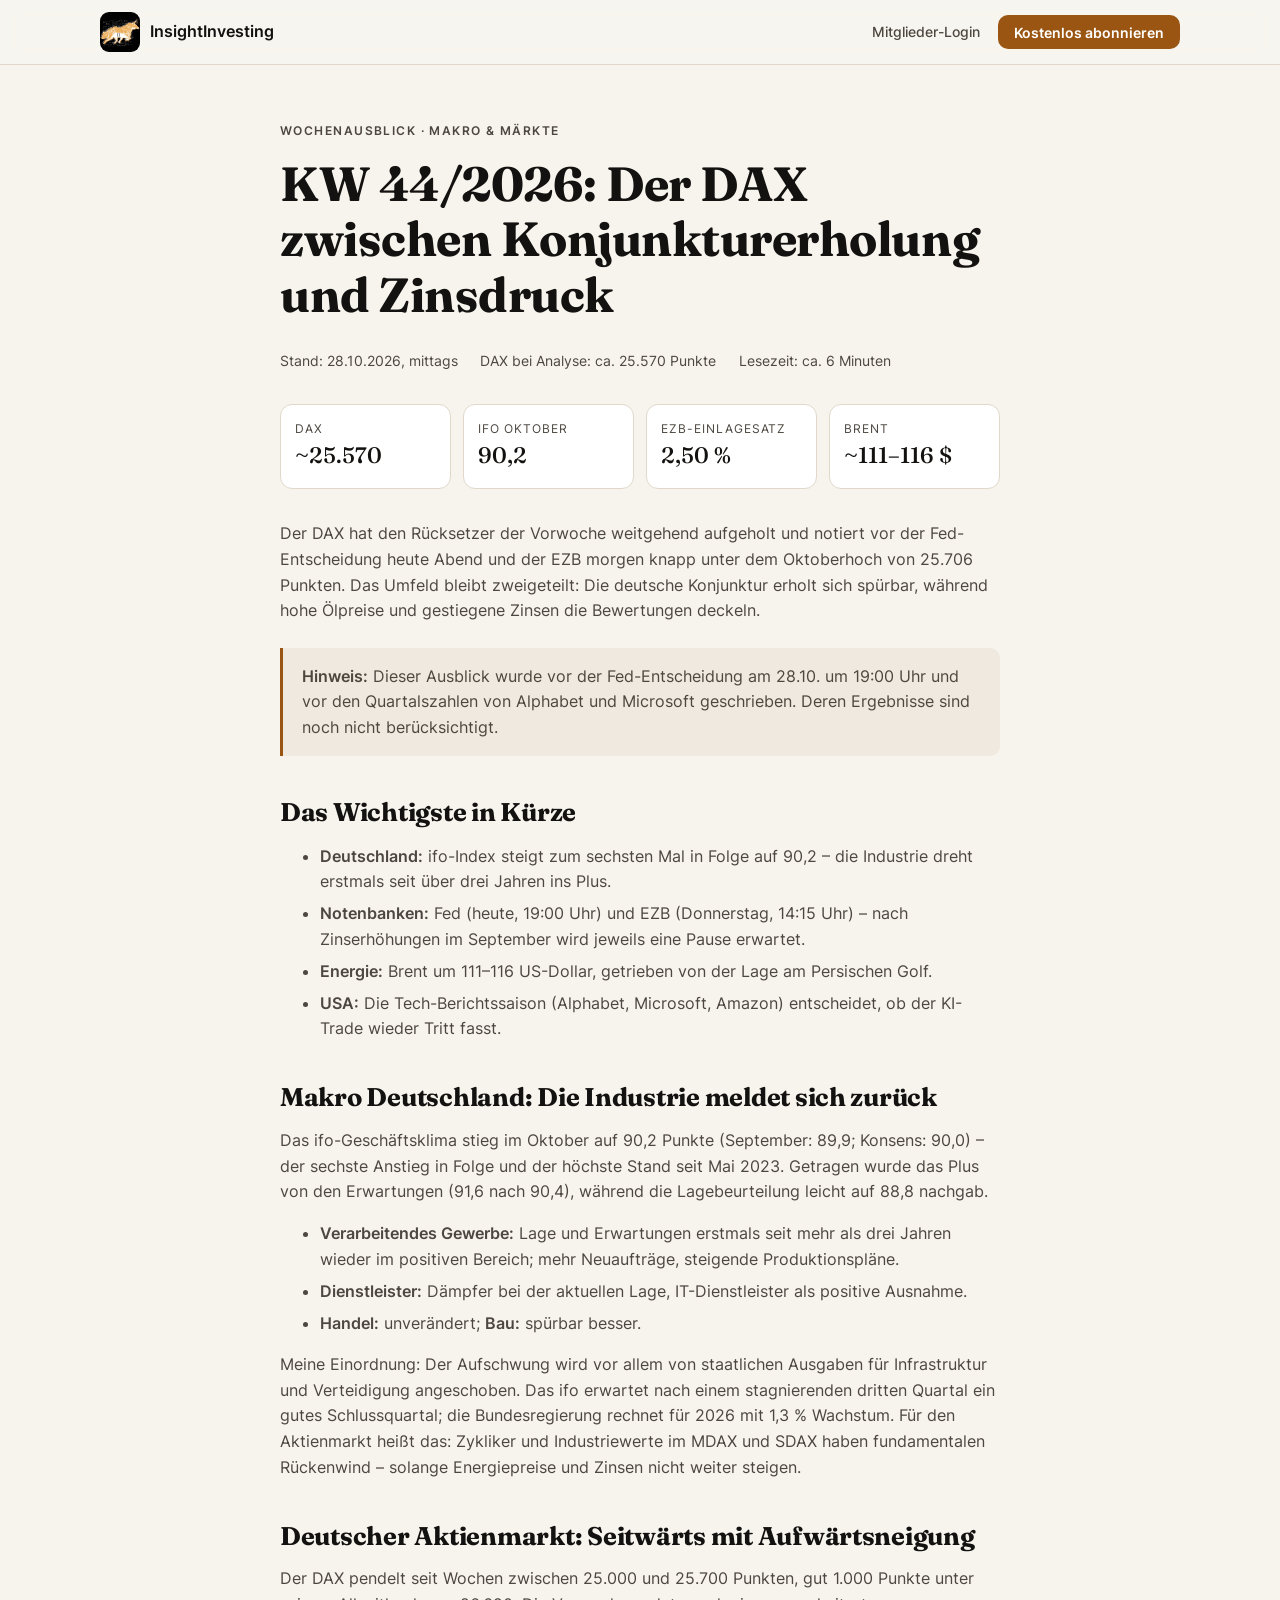
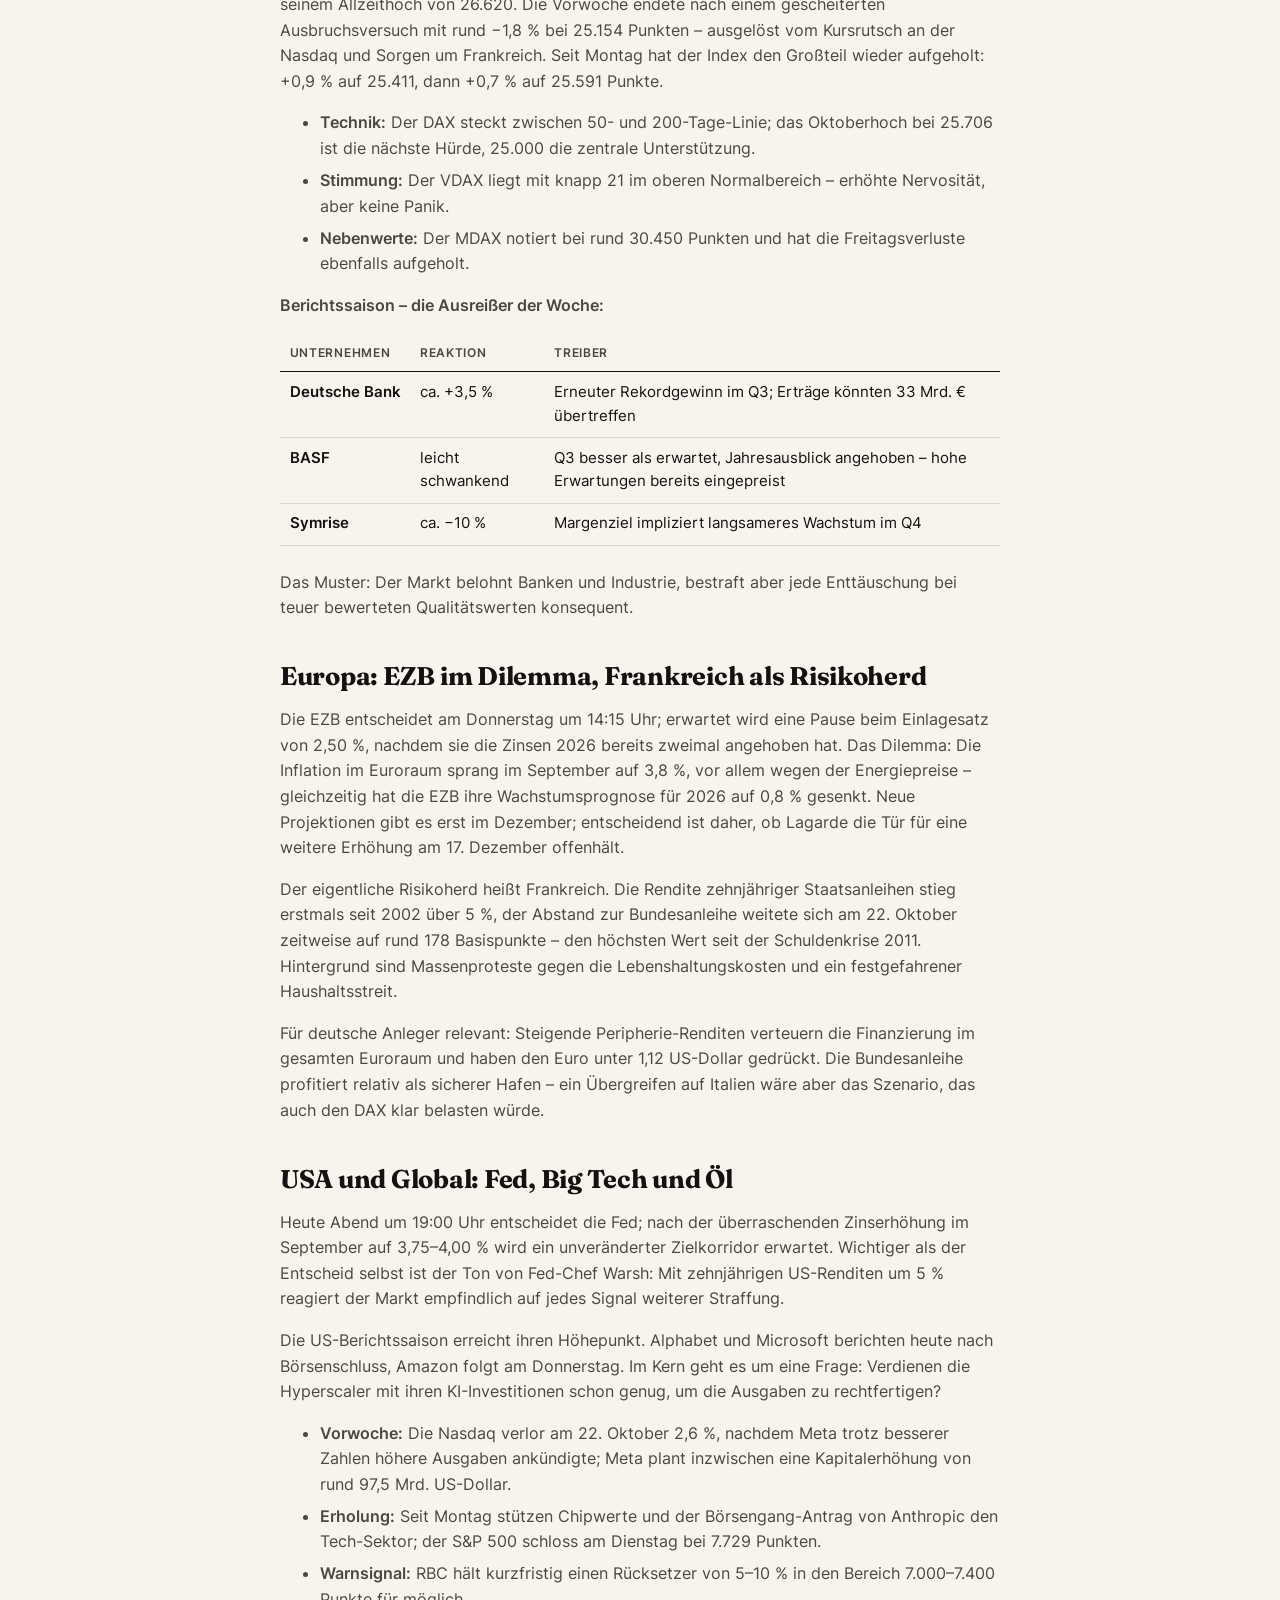
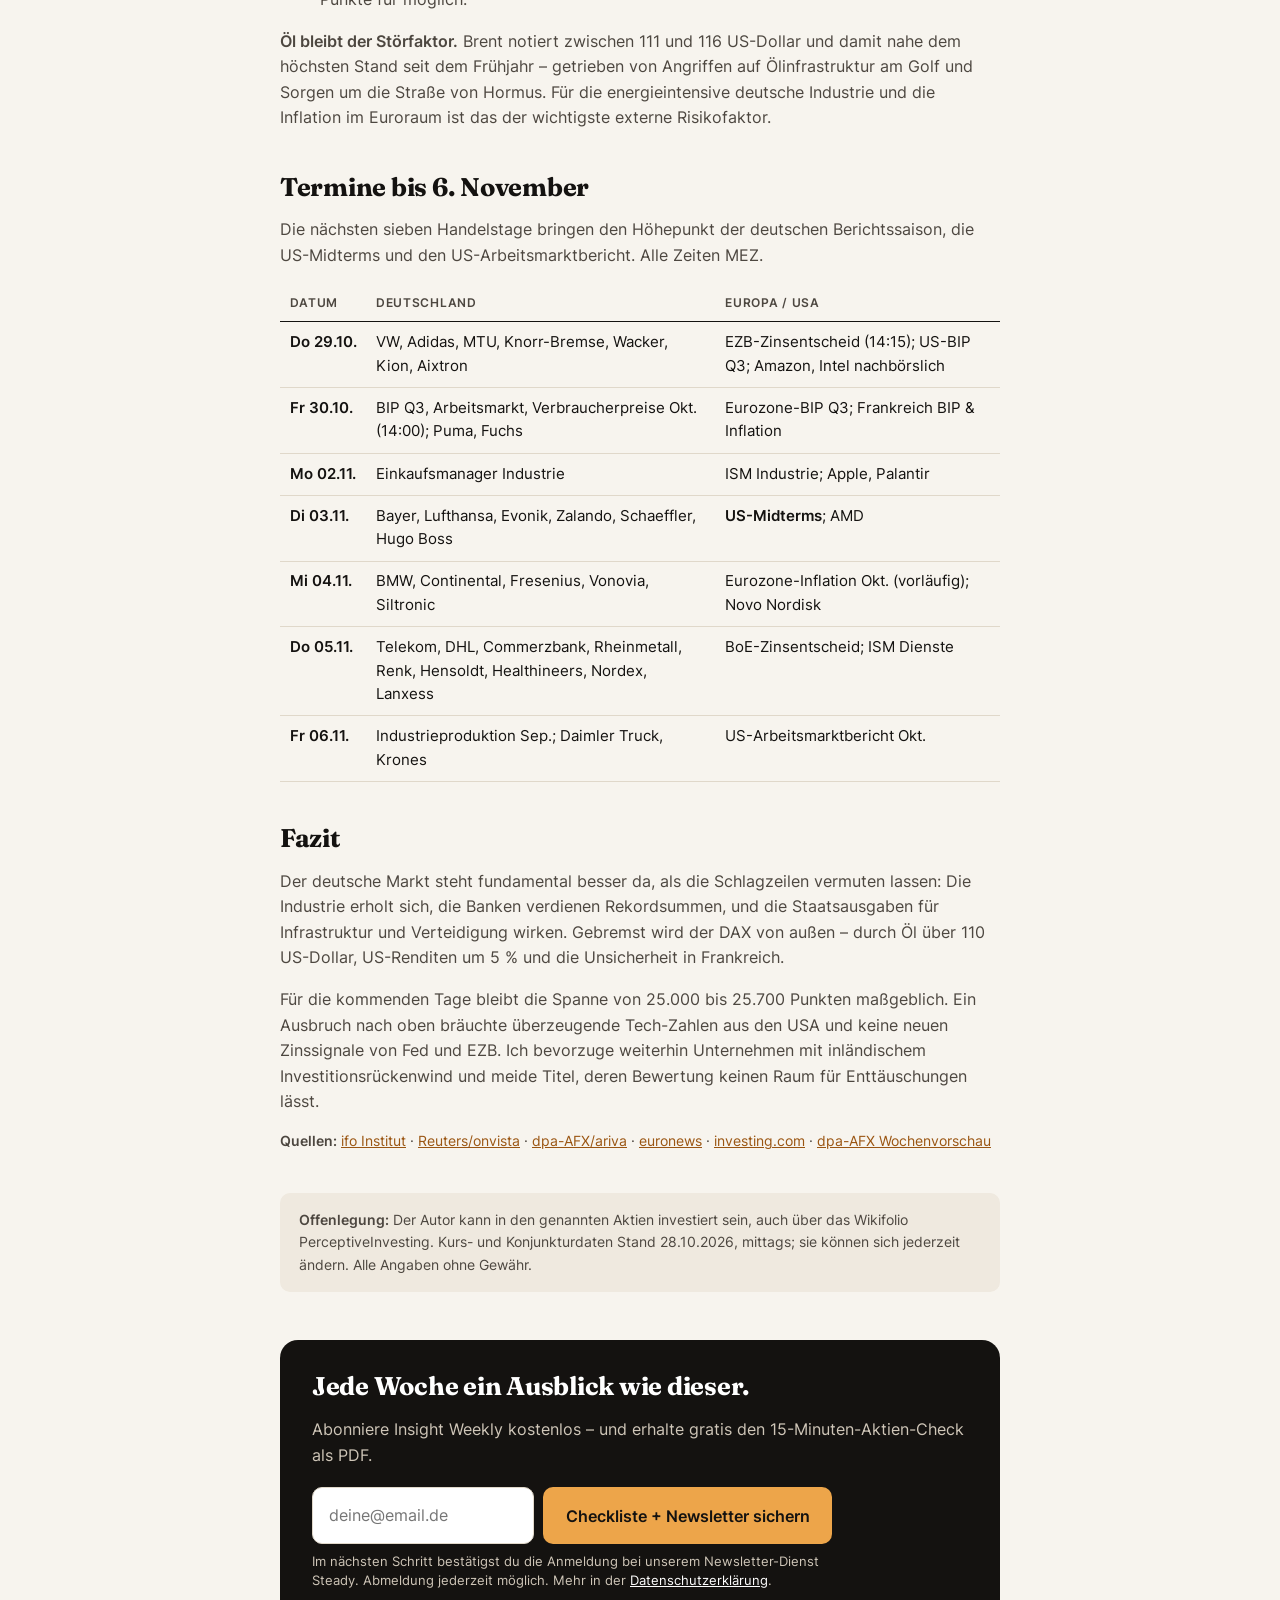
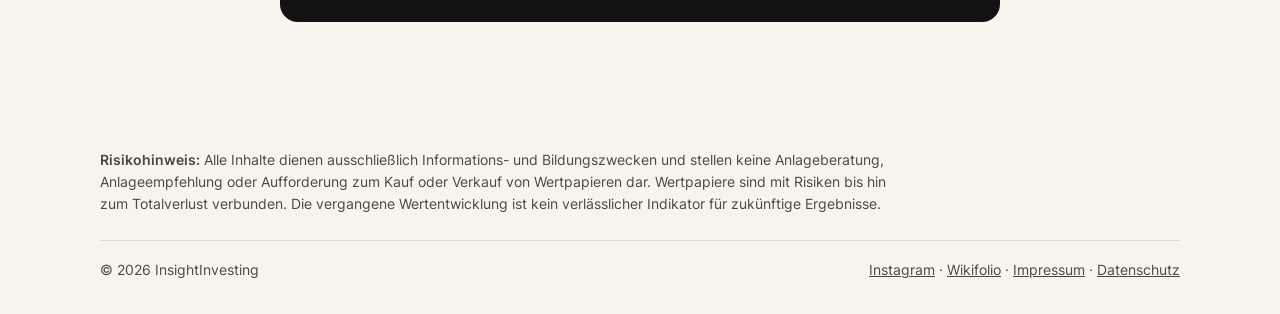
<file: wochenausblick-kw44-2026.html>
<!doctype html>
<html lang="de">
<head>
<meta charset="utf-8">
<meta name="viewport" content="width=device-width, initial-scale=1">
<title>Wochenausblick KW 44/2026: DAX, EZB, Fed &amp; Öl – InsightInvesting</title>
<meta name="description" content="Der DAX vor Fed und EZB: ifo steigt zum sechsten Mal in Folge, Frankreich-Anleihen unter Druck, Brent über 110 Dollar. Der Makro-Wochenausblick mit Fokus auf den deutschen Aktienmarkt.">
<meta property="og:title" content="Wochenausblick KW 44/2026: DAX zwischen Konjunkturerholung und Zinsdruck">
<meta property="og:description" content="ifo auf höchstem Stand seit 2023, Fed und EZB vor der Pause, Öl als Störfaktor – und die wichtigsten Termine bis 6. November.">
<meta property="og:type" content="article">
<meta property="og:image" content="https://www.perceptiveinvesting.com/img/og.jpg">
<meta property="og:url" content="https://www.perceptiveinvesting.com/wochenausblick-kw44-2026.html">
<link rel="canonical" href="https://www.perceptiveinvesting.com/wochenausblick-kw44-2026.html">
<link rel="icon" type="image/png" href="img/favicon.png">
<link rel="stylesheet" href="style.css">
<script type="application/ld+json">
{
  "@context": "https://schema.org",
  "@type": "Article",
  "headline": "Wochenausblick KW 44/2026: DAX zwischen Konjunkturerholung und Zinsdruck",
  "description": "Der DAX vor Fed und EZB: ifo steigt zum sechsten Mal in Folge, Frankreich-Anleihen unter Druck, Brent über 110 Dollar.",
  "datePublished": "2026-10-28",
  "dateModified": "2026-10-28",
  "inLanguage": "de",
  "image": "https://www.perceptiveinvesting.com/img/og.jpg",
  "mainEntityOfPage": "https://www.perceptiveinvesting.com/wochenausblick-kw44-2026.html",
  "author": { "@type": "Organization", "name": "InsightInvesting", "url": "https://www.perceptiveinvesting.com/" },
  "publisher": { "@type": "Organization", "name": "InsightInvesting", "logo": { "@type": "ImageObject", "url": "https://www.perceptiveinvesting.com/img/logo.jpg" } }
}
</script>
<style>
  .article { padding: 56px 0 80px; }
  .article h1 { font-size: clamp(2rem, 4.5vw, 3rem); }
  .article h2 { font-size: 1.6rem; max-width: none; margin-top: 2.6rem; }
  .article p, .article li { color: var(--ink-soft); }
  .article li { margin-bottom: .4rem; }
  .meta { display: flex; flex-wrap: wrap; gap: .5rem 1.4rem; font-size: .85rem; color: var(--ink-soft); margin-bottom: 2rem; }
  .facts { display: grid; grid-template-columns: repeat(4, 1fr); gap: 12px; margin: 1.5rem 0 2rem; }
  .facts div { background: var(--card); border: 1px solid var(--line); border-radius: 12px; padding: 14px; }
  .facts span { display: block; font-size: .75rem; text-transform: uppercase; letter-spacing: .08em; color: var(--ink-soft); }
  .facts strong { font-family: "Fraunces", serif; font-size: 1.4rem; font-weight: 500; }
  .table-wrap { overflow-x: auto; margin: 1rem 0 1.5rem; }
  table { width: 100%; border-collapse: collapse; font-size: .92rem; min-width: 520px; }
  th, td { text-align: left; padding: .55rem .6rem; border-bottom: 1px solid var(--line); vertical-align: top; }
  th { font-size: .75rem; text-transform: uppercase; letter-spacing: .06em; color: var(--ink-soft); border-bottom: 1.5px solid var(--ink); }
  td:first-child { white-space: nowrap; font-weight: 600; color: var(--ink); }
  .box { background: var(--bg-alt); border-left: 3px solid var(--accent); border-radius: 0 10px 10px 0; padding: 1rem 1.2rem; margin: 1.5rem 0; }
  .box p { margin: 0; }
  .sources { font-size: .85rem; }
  .disclosure { background: var(--bg-alt); border-radius: 10px; padding: 1rem 1.2rem; font-size: .88rem; margin-top: 2.5rem; }
  .disclosure p { margin: 0; }
  .end-cta { background: var(--ink); color: #ece6dc; border-radius: 18px; padding: 32px; margin-top: 3rem; }
  .end-cta h2 { color: #fff; margin-top: 0; }
  .end-cta p { color: #cfc6b8; }
  @media (max-width: 700px) { .facts { grid-template-columns: 1fr 1fr; } }
</style>
</head>
<body>

<header class="nav">
  <div class="wrap nav-inner">
    <a href="index.html" class="logo"><img src="img/logo-mark.png" alt="InsightInvesting Logo" class="logo-mark" width="40" height="40"> InsightInvesting</a>
    <div class="nav-actions">
      <a href="https://steady.page/de/log_in?publication=insight2investing" class="nav-login" target="_blank" rel="noopener">Mitglieder-Login</a>
      <a href="index.html#anmelden" class="btn btn-small">Kostenlos abonnieren</a>
    </div>
  </div>
</header>

<main class="article">
  <div class="wrap narrow">
    <p class="eyebrow">Wochenausblick · Makro &amp; Märkte</p>
    <h1>KW 44/2026: Der DAX zwischen Konjunkturerholung und Zinsdruck</h1>
    <div class="meta">
      <span>Stand: 28.10.2026, mittags</span>
      <span>DAX bei Analyse: ca. 25.570 Punkte</span>
      <span>Lesezeit: ca. 6 Minuten</span>
    </div>

    <div class="facts">
      <div><span>DAX</span><strong>~25.570</strong></div>
      <div><span>ifo Oktober</span><strong>90,2</strong></div>
      <div><span>EZB-Einlagesatz</span><strong>2,50 %</strong></div>
      <div><span>Brent</span><strong>~111–116 $</strong></div>
    </div>

    <p>Der DAX hat den Rücksetzer der Vorwoche weitgehend aufgeholt und notiert vor der Fed-Entscheidung heute Abend und der EZB morgen knapp unter dem Oktoberhoch von 25.706 Punkten. Das Umfeld bleibt zweigeteilt: Die deutsche Konjunktur erholt sich spürbar, während hohe Ölpreise und gestiegene Zinsen die Bewertungen deckeln.</p>

    <div class="box"><p><strong>Hinweis:</strong> Dieser Ausblick wurde vor der Fed-Entscheidung am 28.10. um 19:00 Uhr und vor den Quartalszahlen von Alphabet und Microsoft geschrieben. Deren Ergebnisse sind noch nicht berücksichtigt.</p></div>

    <h2>Das Wichtigste in Kürze</h2>
    <ul>
      <li><strong>Deutschland:</strong> ifo-Index steigt zum sechsten Mal in Folge auf 90,2 – die Industrie dreht erstmals seit über drei Jahren ins Plus.</li>
      <li><strong>Notenbanken:</strong> Fed (heute, 19:00 Uhr) und EZB (Donnerstag, 14:15 Uhr) – nach Zinserhöhungen im September wird jeweils eine Pause erwartet.</li>
      <li><strong>Energie:</strong> Brent um 111–116 US-Dollar, getrieben von der Lage am Persischen Golf.</li>
      <li><strong>USA:</strong> Die Tech-Berichtssaison (Alphabet, Microsoft, Amazon) entscheidet, ob der KI-Trade wieder Tritt fasst.</li>
    </ul>

    <h2>Makro Deutschland: Die Industrie meldet sich zurück</h2>
    <p>Das ifo-Geschäftsklima stieg im Oktober auf 90,2 Punkte (September: 89,9; Konsens: 90,0) – der sechste Anstieg in Folge und der höchste Stand seit Mai 2023. Getragen wurde das Plus von den Erwartungen (91,6 nach 90,4), während die Lagebeurteilung leicht auf 88,8 nachgab.</p>
    <ul>
      <li><strong>Verarbeitendes Gewerbe:</strong> Lage und Erwartungen erstmals seit mehr als drei Jahren wieder im positiven Bereich; mehr Neuaufträge, steigende Produktionspläne.</li>
      <li><strong>Dienstleister:</strong> Dämpfer bei der aktuellen Lage, IT-Dienstleister als positive Ausnahme.</li>
      <li><strong>Handel:</strong> unverändert; <strong>Bau:</strong> spürbar besser.</li>
    </ul>
    <p>Meine Einordnung: Der Aufschwung wird vor allem von staatlichen Ausgaben für Infrastruktur und Verteidigung angeschoben. Das ifo erwartet nach einem stagnierenden dritten Quartal ein gutes Schlussquartal; die Bundesregierung rechnet für 2026 mit 1,3&nbsp;% Wachstum. Für den Aktienmarkt heißt das: Zykliker und Industriewerte im MDAX und SDAX haben fundamentalen Rückenwind – solange Energiepreise und Zinsen nicht weiter steigen.</p>

    <h2>Deutscher Aktienmarkt: Seitwärts mit Aufwärtsneigung</h2>
    <p>Der DAX pendelt seit Wochen zwischen 25.000 und 25.700 Punkten, gut 1.000 Punkte unter seinem Allzeithoch von 26.620. Die Vorwoche endete nach einem gescheiterten Ausbruchsversuch mit rund −1,8&nbsp;% bei 25.154 Punkten – ausgelöst vom Kursrutsch an der Nasdaq und Sorgen um Frankreich. Seit Montag hat der Index den Großteil wieder aufgeholt: +0,9&nbsp;% auf 25.411, dann +0,7&nbsp;% auf 25.591 Punkte.</p>
    <ul>
      <li><strong>Technik:</strong> Der DAX steckt zwischen 50- und 200-Tage-Linie; das Oktoberhoch bei 25.706 ist die nächste Hürde, 25.000 die zentrale Unterstützung.</li>
      <li><strong>Stimmung:</strong> Der VDAX liegt mit knapp 21 im oberen Normalbereich – erhöhte Nervosität, aber keine Panik.</li>
      <li><strong>Nebenwerte:</strong> Der MDAX notiert bei rund 30.450 Punkten und hat die Freitagsverluste ebenfalls aufgeholt.</li>
    </ul>
    <p><strong>Berichtssaison – die Ausreißer der Woche:</strong></p>
    <div class="table-wrap">
      <table>
        <thead><tr><th>Unternehmen</th><th>Reaktion</th><th>Treiber</th></tr></thead>
        <tbody>
          <tr><td>Deutsche Bank</td><td>ca. +3,5 %</td><td>Erneuter Rekordgewinn im Q3; Erträge könnten 33 Mrd. € übertreffen</td></tr>
          <tr><td>BASF</td><td>leicht schwankend</td><td>Q3 besser als erwartet, Jahresausblick angehoben – hohe Erwartungen bereits eingepreist</td></tr>
          <tr><td>Symrise</td><td>ca. −10 %</td><td>Margenziel impliziert langsameres Wachstum im Q4</td></tr>
        </tbody>
      </table>
    </div>
    <p>Das Muster: Der Markt belohnt Banken und Industrie, bestraft aber jede Enttäuschung bei teuer bewerteten Qualitätswerten konsequent.</p>

    <h2>Europa: EZB im Dilemma, Frankreich als Risikoherd</h2>
    <p>Die EZB entscheidet am Donnerstag um 14:15 Uhr; erwartet wird eine Pause beim Einlagesatz von 2,50&nbsp;%, nachdem sie die Zinsen 2026 bereits zweimal angehoben hat. Das Dilemma: Die Inflation im Euroraum sprang im September auf 3,8&nbsp;%, vor allem wegen der Energiepreise – gleichzeitig hat die EZB ihre Wachstumsprognose für 2026 auf 0,8&nbsp;% gesenkt. Neue Projektionen gibt es erst im Dezember; entscheidend ist daher, ob Lagarde die Tür für eine weitere Erhöhung am 17. Dezember offenhält.</p>
    <p>Der eigentliche Risikoherd heißt Frankreich. Die Rendite zehnjähriger Staatsanleihen stieg erstmals seit 2002 über 5&nbsp;%, der Abstand zur Bundesanleihe weitete sich am 22. Oktober zeitweise auf rund 178 Basispunkte – den höchsten Wert seit der Schuldenkrise 2011. Hintergrund sind Massenproteste gegen die Lebenshaltungskosten und ein festgefahrener Haushaltsstreit.</p>
    <p>Für deutsche Anleger relevant: Steigende Peripherie-Renditen verteuern die Finanzierung im gesamten Euroraum und haben den Euro unter 1,12 US-Dollar gedrückt. Die Bundesanleihe profitiert relativ als sicherer Hafen – ein Übergreifen auf Italien wäre aber das Szenario, das auch den DAX klar belasten würde.</p>

    <h2>USA und Global: Fed, Big Tech und Öl</h2>
    <p>Heute Abend um 19:00 Uhr entscheidet die Fed; nach der überraschenden Zinserhöhung im September auf 3,75–4,00&nbsp;% wird ein unveränderter Zielkorridor erwartet. Wichtiger als der Entscheid selbst ist der Ton von Fed-Chef Warsh: Mit zehnjährigen US-Renditen um 5&nbsp;% reagiert der Markt empfindlich auf jedes Signal weiterer Straffung.</p>
    <p>Die US-Berichtssaison erreicht ihren Höhepunkt. Alphabet und Microsoft berichten heute nach Börsenschluss, Amazon folgt am Donnerstag. Im Kern geht es um eine Frage: Verdienen die Hyperscaler mit ihren KI-Investitionen schon genug, um die Ausgaben zu rechtfertigen?</p>
    <ul>
      <li><strong>Vorwoche:</strong> Die Nasdaq verlor am 22. Oktober 2,6&nbsp;%, nachdem Meta trotz besserer Zahlen höhere Ausgaben ankündigte; Meta plant inzwischen eine Kapitalerhöhung von rund 97,5 Mrd. US-Dollar.</li>
      <li><strong>Erholung:</strong> Seit Montag stützen Chipwerte und der Börsengang-Antrag von Anthropic den Tech-Sektor; der S&amp;P 500 schloss am Dienstag bei 7.729 Punkten.</li>
      <li><strong>Warnsignal:</strong> RBC hält kurzfristig einen Rücksetzer von 5–10&nbsp;% in den Bereich 7.000–7.400 Punkte für möglich.</li>
    </ul>
    <p><strong>Öl bleibt der Störfaktor.</strong> Brent notiert zwischen 111 und 116 US-Dollar und damit nahe dem höchsten Stand seit dem Frühjahr – getrieben von Angriffen auf Ölinfrastruktur am Golf und Sorgen um die Straße von Hormus. Für die energieintensive deutsche Industrie und die Inflation im Euroraum ist das der wichtigste externe Risikofaktor.</p>

    <h2>Termine bis 6. November</h2>
    <p>Die nächsten sieben Handelstage bringen den Höhepunkt der deutschen Berichtssaison, die US-Midterms und den US-Arbeitsmarktbericht. Alle Zeiten MEZ.</p>
    <div class="table-wrap">
      <table>
        <thead><tr><th>Datum</th><th>Deutschland</th><th>Europa / USA</th></tr></thead>
        <tbody>
          <tr><td>Do 29.10.</td><td>VW, Adidas, MTU, Knorr-Bremse, Wacker, Kion, Aixtron</td><td>EZB-Zinsentscheid (14:15); US-BIP Q3; Amazon, Intel nachbörslich</td></tr>
          <tr><td>Fr 30.10.</td><td>BIP Q3, Arbeitsmarkt, Verbraucherpreise Okt. (14:00); Puma, Fuchs</td><td>Eurozone-BIP Q3; Frankreich BIP &amp; Inflation</td></tr>
          <tr><td>Mo 02.11.</td><td>Einkaufsmanager Industrie</td><td>ISM Industrie; Apple, Palantir</td></tr>
          <tr><td>Di 03.11.</td><td>Bayer, Lufthansa, Evonik, Zalando, Schaeffler, Hugo Boss</td><td><strong>US-Midterms</strong>; AMD</td></tr>
          <tr><td>Mi 04.11.</td><td>BMW, Continental, Fresenius, Vonovia, Siltronic</td><td>Eurozone-Inflation Okt. (vorläufig); Novo Nordisk</td></tr>
          <tr><td>Do 05.11.</td><td>Telekom, DHL, Commerzbank, Rheinmetall, Renk, Hensoldt, Healthineers, Nordex, Lanxess</td><td>BoE-Zinsentscheid; ISM Dienste</td></tr>
          <tr><td>Fr 06.11.</td><td>Industrieproduktion Sep.; Daimler Truck, Krones</td><td>US-Arbeitsmarktbericht Okt.</td></tr>
        </tbody>
      </table>
    </div>

    <h2>Fazit</h2>
    <p>Der deutsche Markt steht fundamental besser da, als die Schlagzeilen vermuten lassen: Die Industrie erholt sich, die Banken verdienen Rekordsummen, und die Staatsausgaben für Infrastruktur und Verteidigung wirken. Gebremst wird der DAX von außen – durch Öl über 110 US-Dollar, US-Renditen um 5&nbsp;% und die Unsicherheit in Frankreich.</p>
    <p>Für die kommenden Tage bleibt die Spanne von 25.000 bis 25.700 Punkten maßgeblich. Ein Ausbruch nach oben bräuchte überzeugende Tech-Zahlen aus den USA und keine neuen Zinssignale von Fed und EZB. Ich bevorzuge weiterhin Unternehmen mit inländischem Investitionsrückenwind und meide Titel, deren Bewertung keinen Raum für Enttäuschungen lässt.</p>

    <p class="sources"><strong>Quellen:</strong> <a href="https://www.ifo.de/pressemitteilung/2026-10-26/ifo-geschaeftsklimaindex-gestiegen-oktober-2026" target="_blank" rel="noopener">ifo Institut</a> · <a href="https://www.onvista.de/news/2026/10-26-ifo-index-steigt-6-mal-in-folge-konjunkturbelebung-setzt-sich-fort-0-20-26568317" target="_blank" rel="noopener">Reuters/onvista</a> · <a href="https://www.ariva.de/news/aktien-frankfurt-stabil-vor-us-zinsentscheid-12184840" target="_blank" rel="noopener">dpa-AFX/ariva</a> · <a href="https://de.euronews.com/2026/10/23/frankreichs-anleihekrise-ruckt-vor-ezb-entscheid-in-fokus" target="_blank" rel="noopener">euronews</a> · <a href="https://www.investing.com/news/stock-market-news/dow-jones-nasdaq-sp-500-weekly-preview-markets-brace-for-pivotal-earnings-week-4972266" target="_blank" rel="noopener">investing.com</a> · <a href="https://www.ariva.de/news/wochenvorschau-termine-bis-10-november-2026-12183791" target="_blank" rel="noopener">dpa-AFX Wochenvorschau</a></p>

    <div class="disclosure">
      <p><strong>Offenlegung:</strong> Der Autor kann in den genannten Aktien investiert sein, auch über das Wikifolio PerceptiveInvesting. Kurs- und Konjunkturdaten Stand 28.10.2026, mittags; sie können sich jederzeit ändern. Alle Angaben ohne Gewähr.</p>
    </div>

    <div class="end-cta">
      <h2>Jede Woche ein Ausblick wie dieser.</h2>
      <p>Abonniere Insight Weekly kostenlos – und erhalte gratis den 15-Minuten-Aktien-Check als PDF.</p>
      <form class="signup" action="https://steady.page/de/insight2investing/newsletter/sign_up" method="get">
        <label class="sr-only" for="email-end">E-Mail-Adresse</label>
        <input id="email-end" type="email" name="email" placeholder="deine@email.de" required autocomplete="email">
        <button type="submit" class="btn btn-light">Checkliste + Newsletter sichern</button>
        <p class="consent">Im nächsten Schritt bestätigst du die Anmeldung bei unserem Newsletter-Dienst Steady. Abmeldung jederzeit möglich. Mehr in der <a href="datenschutz.html">Datenschutzerklärung</a>.</p>
      </form>
    </div>
  </div>
</main>

<footer class="footer">
  <div class="wrap">
    <p class="disclaimer"><strong>Risikohinweis:</strong> Alle Inhalte dienen ausschließlich Informations- und Bildungszwecken und stellen keine Anlageberatung, Anlageempfehlung oder Aufforderung zum Kauf oder Verkauf von Wertpapieren dar. Wertpapiere sind mit Risiken bis hin zum Totalverlust verbunden. Die vergangene Wertentwicklung ist kein verlässlicher Indikator für zukünftige Ergebnisse.</p>
    <div class="footer-bottom">
      <span>© <span data-year></span> InsightInvesting</span>
      <span><a href="https://www.instagram.com/insight2investing/" target="_blank" rel="noopener">Instagram</a> · <a href="https://www.wikifolio.com/de/de/w/wfinsighti" target="_blank" rel="noopener">Wikifolio</a> · <a href="impressum.html">Impressum</a> · <a href="datenschutz.html">Datenschutz</a></span>
    </div>
  </div>
</footer>
<script>document.querySelector('[data-year]').textContent = new Date().getFullYear();</script>
</body>
</html>
</file>
<file: style.css>
@font-face { font-family: "Inter"; font-style: normal; font-weight: 400; font-display: swap; src: url("fonts/inter-latin-400-normal.woff2") format("woff2"); }
@font-face { font-family: "Inter"; font-style: normal; font-weight: 500; font-display: swap; src: url("fonts/inter-latin-500-normal.woff2") format("woff2"); }
@font-face { font-family: "Inter"; font-style: normal; font-weight: 600; font-display: swap; src: url("fonts/inter-latin-600-normal.woff2") format("woff2"); }
@font-face { font-family: "Fraunces"; font-style: normal; font-weight: 100 900; font-display: swap; src: url("fonts/fraunces-latin-opsz-normal.woff2") format("woff2"); }
@font-face { font-family: "Fraunces"; font-style: italic; font-weight: 100 900; font-display: swap; src: url("fonts/fraunces-latin-opsz-italic.woff2") format("woff2"); }

:root {
  --ink: #141210;
  --ink-soft: #4d4740;
  --bg: #f7f4ee;
  --bg-alt: #efe9df;
  --card: #ffffff;
  --line: #e0d8ca;
  --accent: #9a5512;
  --accent-ink: #ffffff;
  --lime: #eda54a;
  --radius: 14px;
}

* { box-sizing: border-box; }
html { scroll-behavior: smooth; }
body {
  margin: 0;
  font-family: "Inter", system-ui, -apple-system, sans-serif;
  color: var(--ink);
  background: var(--bg);
  line-height: 1.6;
  -webkit-font-smoothing: antialiased;
}
img, svg { display: block; max-width: 100%; }
a { color: var(--accent); }
h1, h2, h3 { font-family: "Fraunces", Georgia, serif; line-height: 1.15; margin: 0 0 .6em; letter-spacing: -.01em; }
h1 { font-size: clamp(2.2rem, 5vw, 3.6rem); }
h1 em { font-style: italic; color: var(--accent); }
h2 { font-size: clamp(1.7rem, 3.4vw, 2.5rem); max-width: 22ch; }
h3 { font-size: 1.2rem; }
p { margin: 0 0 1em; }

.wrap { width: 100%; max-width: 1120px; margin: 0 auto; padding: 0 20px; }
.narrow { max-width: 760px; }
.center { text-align: center; }
.center h2 { margin-left: auto; margin-right: auto; }
.muted { color: var(--ink-soft); font-weight: 400; font-size: .9rem; }
.sr-only { position: absolute; width: 1px; height: 1px; overflow: hidden; clip: rect(0 0 0 0); }
.hp { position: absolute; left: -9999px; }

.eyebrow { text-transform: uppercase; letter-spacing: .12em; font-size: .75rem; font-weight: 600; color: var(--accent); margin-bottom: 1rem; }
.lead { font-size: 1.15rem; color: var(--ink-soft); max-width: 46ch; }
.micro { font-size: .8rem; color: var(--ink-soft); margin-top: .75rem; }

/* Buttons */
.btn {
  display: inline-block; border: 0; cursor: pointer; text-decoration: none;
  background: var(--accent); color: var(--accent-ink);
  font: 600 1rem "Inter", sans-serif; padding: .9rem 1.4rem; border-radius: 10px;
  transition: transform .15s, background .15s;
}
.btn:hover { background: #7f450c; transform: translateY(-1px); }
.btn-small { padding: .55rem 1rem; font-size: .9rem; }
.btn-outline { background: transparent; color: var(--ink); box-shadow: inset 0 0 0 1.5px var(--ink); }
.btn-outline:hover { background: var(--ink); color: #fff; }
.btn-light { background: var(--lime); color: var(--ink); }
.btn-light:hover { background: #f3b968; }

/* Nav */
.nav { position: sticky; top: 0; z-index: 10; background: rgba(247,245,239,.88); backdrop-filter: blur(10px); border-bottom: 1px solid var(--line); }
.nav-inner { display: flex; align-items: center; justify-content: space-between; height: 64px; gap: 1rem; }
.logo { display: flex; align-items: center; gap: .6rem; font-weight: 600; color: var(--ink); text-decoration: none; }
.logo-mark { width: 40px; height: 40px; border-radius: 9px; background: #010101; object-fit: cover; }
.nav-links { display: flex; gap: 1.6rem; }
.nav-links a { color: var(--ink-soft); text-decoration: none; font-size: .95rem; }
.nav-links a:hover { color: var(--ink); }

/* Hero */
.hero { padding: 80px 0 72px; }
.hero-grid { display: grid; grid-template-columns: 1.15fr .85fr; gap: 56px; align-items: center; }
.signup { display: grid; grid-template-columns: 1fr auto; gap: .6rem; margin-top: 2rem; max-width: 520px; }
.signup input[type=email] {
  font: inherit; padding: .9rem 1rem; border-radius: 10px; border: 1.5px solid var(--line); background: #fff; min-width: 0;
}
.signup input[type=email]:focus { outline: none; border-color: var(--accent); }
.consent { grid-column: 1 / -1; display: flex; gap: .55rem; align-items: flex-start; font-size: .8rem; color: var(--ink-soft); line-height: 1.45; }
.consent input { margin-top: .2rem; accent-color: var(--accent); }
.form-msg { grid-column: 1 / -1; background: #f8ead6; color: var(--accent); padding: .7rem 1rem; border-radius: 8px; margin: 0; font-weight: 500; }

.hero-card { background: var(--ink); color: #ece6dc; border-radius: 20px; padding: 28px; box-shadow: 0 30px 60px -30px rgba(20,18,16,.6); transform: rotate(1.2deg); }
.hero-card h3 { color: #fff; font-size: 1.4rem; }
.card-head { display: flex; justify-content: space-between; align-items: center; margin-bottom: 1rem; }
.card-head .muted { color: #b3a898; }
.tag { background: var(--lime); color: var(--ink); font-size: .72rem; font-weight: 600; padding: .25rem .6rem; border-radius: 99px; }
.checklist { list-style: none; padding: 0; margin: 0 0 1.2rem; }
.checklist li { display: flex; gap: .8rem; padding: .55rem 0; border-bottom: 1px solid rgba(255,255,255,.1); font-size: .95rem; }
.checklist span { color: var(--lime); font-variant-numeric: tabular-nums; font-weight: 600; }
.spark { color: var(--lime); height: 60px; }
.spark svg { width: 100%; height: 100%; }

/* Strip */
.strip { border-top: 1px solid var(--line); border-bottom: 1px solid var(--line); background: var(--card); }
.strip-inner { display: grid; grid-template-columns: repeat(3, 1fr); }
.strip-inner div { padding: 22px 0; display: flex; flex-direction: column; }
.strip-inner div + div { padding-left: 24px; border-left: 1px solid var(--line); }
.strip strong { font-family: "Fraunces", serif; font-size: 1.15rem; }
.strip span { color: var(--ink-soft); font-size: .9rem; }

/* Sections */
.section { padding: 96px 0; }
.section.alt { background: var(--bg-alt); }
.grid-3 { display: grid; grid-template-columns: repeat(3, 1fr); gap: 20px; margin-top: 2.5rem; }
.feature { background: var(--card); border: 1px solid var(--line); border-radius: var(--radius); padding: 28px; }
.feature p { color: var(--ink-soft); margin: 0; }
.icon { font-size: 1.6rem; margin-bottom: 1rem; }

.steps { list-style: none; padding: 0; margin: 2.5rem 0 0; display: grid; grid-template-columns: repeat(4, 1fr); gap: 20px; counter-reset: s; }
.steps li { border-top: 2px solid var(--ink); padding-top: 1.2rem; }
.steps p { color: var(--ink-soft); font-size: .95rem; margin: 0; }
.num { display: inline-block; font-family: "Fraunces", serif; font-size: 2.2rem; color: var(--accent); line-height: 1; margin-bottom: .6rem; }

/* Pricing */
.pricing { display: grid; grid-template-columns: 1fr 1fr; gap: 20px; margin-top: 2.5rem; max-width: 860px; }
.plan { position: relative; background: var(--card); border: 1px solid var(--line); border-radius: 18px; padding: 32px; display: flex; flex-direction: column; }
.plan ul { list-style: none; padding: 0; margin: 0 0 1.8rem; flex: 1; }
.plan li { padding: .45rem 0 .45rem 1.6rem; position: relative; }
.plan li::before { content: "✓"; position: absolute; left: 0; color: var(--accent); font-weight: 700; }
.price { font-family: "Fraunces", serif; font-size: 2.2rem; margin-bottom: 1.2rem; }
.plan .btn { text-align: center; }
.plan-featured { background: var(--ink); color: #ece6dc; border-color: var(--ink); }
.plan-featured h3, .plan-featured .price { color: #fff; }
.plan-featured li::before { color: var(--lime); }
.plan-featured .btn { background: var(--lime); color: var(--ink); }
.plan-featured .micro { color: #b3a898; text-align: center; }
.badge { position: absolute; top: 20px; right: 20px; background: var(--lime); color: var(--ink); font-size: .72rem; font-weight: 600; padding: .25rem .6rem; border-radius: 99px; }

/* About */
.about { display: grid; grid-template-columns: 260px 1fr; gap: 48px; align-items: center; }
.avatar { width: 260px; height: auto; aspect-ratio: 640 / 632; border-radius: 20px; background: #010101; box-shadow: 0 30px 60px -30px rgba(20,18,16,.55); }
.about p { color: var(--ink-soft); max-width: 60ch; }
.links { display: flex; gap: .6rem; flex-wrap: wrap; margin-top: 1.4rem; }

/* FAQ */
details { border-bottom: 1px solid var(--line); padding: 1.1rem 0; }
summary { cursor: pointer; font-weight: 600; list-style: none; display: flex; justify-content: space-between; gap: 1rem; }
summary::-webkit-details-marker { display: none; }
summary::after { content: "+"; font-size: 1.3rem; line-height: 1; color: var(--accent); }
details[open] summary::after { content: "–"; }
details p { color: var(--ink-soft); margin: .8rem 0 0; }

/* CTA */
.cta { background: var(--ink); color: #fff; padding: 88px 0; }
.cta h2 { color: #fff; }

/* Footer */
.footer { padding: 48px 0 32px; font-size: .85rem; color: var(--ink-soft); }
.disclaimer { max-width: 90ch; }
.footer-bottom { display: flex; justify-content: space-between; flex-wrap: wrap; gap: 1rem; border-top: 1px solid var(--line); padding-top: 1.2rem; margin-top: 1.5rem; }
.footer a { color: var(--ink-soft); }

/* Legal pages */
.legal { padding: 64px 0 96px; }
.legal h1 { font-size: 2.4rem; }
.legal h2 { font-size: 1.3rem; margin-top: 2rem; max-width: none; }
.legal .todo { background: #fff6d6; border: 1px dashed #d8b94a; padding: .8rem 1rem; border-radius: 8px; font-size: .9rem; }

/* Responsive */
@media (max-width: 900px) {
  .hero-grid, .pricing, .about { grid-template-columns: 1fr; }
  .grid-3 { grid-template-columns: 1fr; }
  .steps { grid-template-columns: 1fr 1fr; }
  .hero-card { transform: none; }
  .avatar { width: 180px; }
  .nav-links { display: none; }
}
@media (max-width: 560px) {
  .hero { padding: 48px 0; }
  .section { padding: 64px 0; }
  .signup { grid-template-columns: 1fr; }
  .steps { grid-template-columns: 1fr; }
  .strip-inner { grid-template-columns: 1fr; }
  .strip-inner div + div { padding-left: 0; border-left: 0; border-top: 1px solid var(--line); }
  .nav .btn-small { display: none; }
}
.nowrap { white-space: nowrap; }
.grid-4 { display: grid; grid-template-columns: repeat(4, 1fr); gap: 20px; margin-top: 2.5rem; }
.plan-sub { color: var(--ink-soft); font-size: .92rem; margin-top: -.6rem; }
.plan-featured .plan-sub { color: #b3a898; }
@media (max-width: 1000px) { .grid-4 { grid-template-columns: 1fr 1fr; } }
@media (max-width: 560px) { .grid-4 { grid-template-columns: 1fr; } }
.price-unit { font-family: "Inter", sans-serif; font-size: 1rem; font-weight: 400; color: #b3a898; }
.plan-featured .plan-sub strong { color: #fff; }
p.consent { display: block; margin: 0; }

/* Mitglieder-Login */
.nav-actions { display: flex; align-items: center; gap: 1.1rem; }
.nav-login { color: var(--ink-soft); text-decoration: none; font-size: .9rem; font-weight: 500; }
.nav-login:hover { color: var(--ink); }

/* Lead-Magnet */
.gift { display: flex; align-items: center; gap: 1rem; margin-top: 1.6rem; max-width: 520px; background: var(--card); border: 1px solid var(--line); border-radius: 12px; padding: .8rem 1rem; }
.gift p { margin: 0; font-size: .92rem; color: var(--ink-soft); line-height: 1.45; }
.gift strong { color: var(--ink); }
.gift-cover { width: 56px; height: auto; border-radius: 4px; box-shadow: 0 6px 14px -6px rgba(20,18,16,.5); flex-shrink: 0; }
.gift + .signup { margin-top: 1rem; }
.cta-sub { color: #cfc6b8; margin: -.4rem 0 1.6rem; }

/* Leseprobe-Link in der Hero-Karte */
.card-link { display: inline-block; margin-top: 1.4rem; color: var(--lime); font-weight: 600; text-decoration: none; }
.card-link:hover { text-decoration: underline; }

/* Anmeldeformular im Abschluss-Kasten der Analysen */
.end-cta .signup { margin-top: 1.2rem; }
.end-cta .consent a { color: #fff; }

.price-save { display: inline-block; vertical-align: middle; margin-left: .4rem; font-family: "Inter", sans-serif; font-size: .75rem; font-weight: 600; background: var(--lime); color: var(--ink); padding: .2rem .55rem; border-radius: 99px; }
</file>
